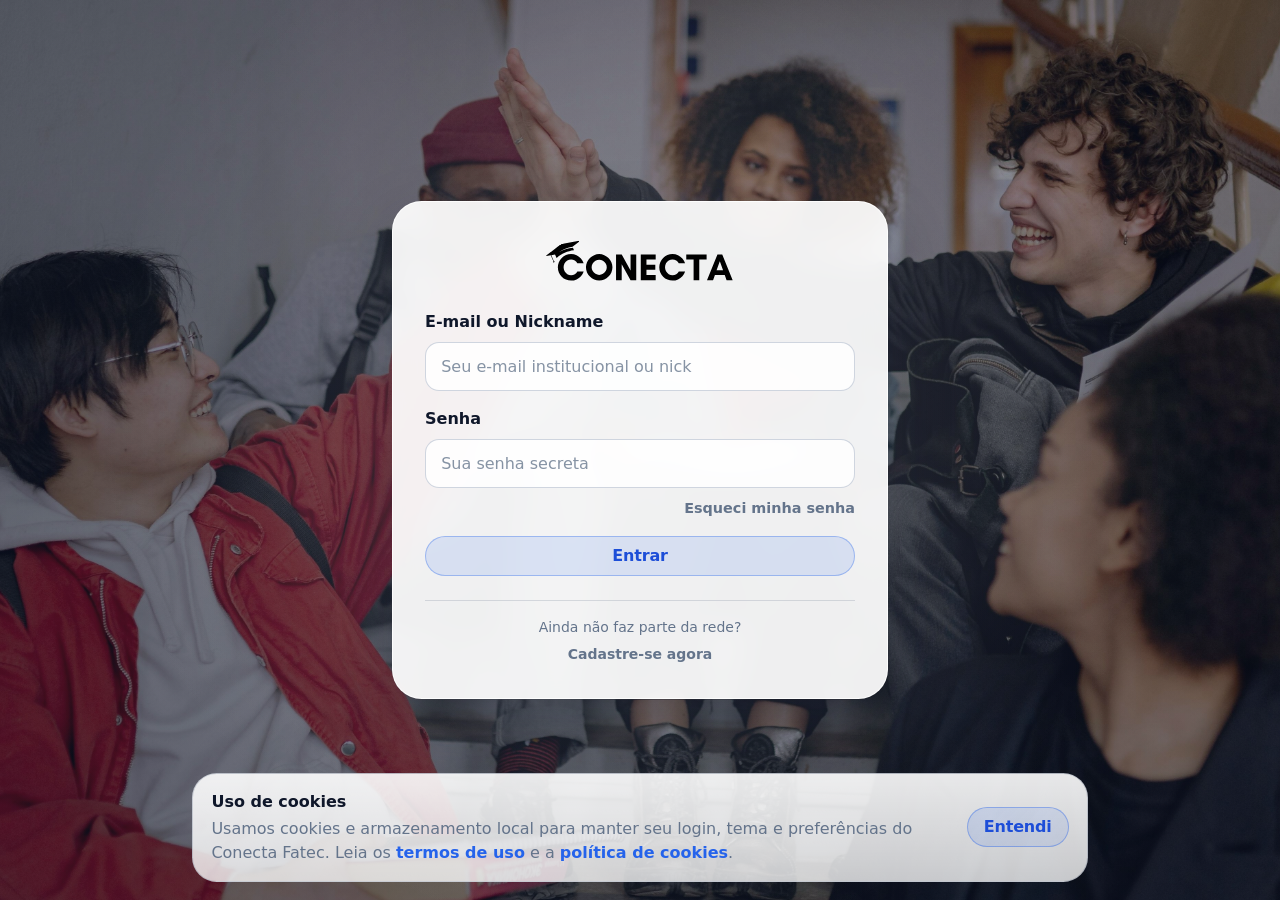
<file: index.html>
<!DOCTYPE html>
<html lang="pt-BR">
<head>
  <meta charset="UTF-8" />
  <meta name="viewport" content="width=device-width, initial-scale=1.0, maximum-scale=1.0, user-scalable=no" />
  <link rel="icon" href="favicon.ico" sizes="any" />
  <link rel="icon" type="image/svg+xml" href="assets/img/icon.svg" />
  <link rel="icon" type="image/png" sizes="32x32" href="assets/img/icon-32x32.png" />
  <link rel="icon" type="image/png" sizes="16x16" href="assets/img/icon-16x16.png" />
  <link rel="apple-touch-icon" sizes="180x180" href="assets/img/apple-touch-icon.png" />
  <title>Conecta Fatec | Login</title>

  <meta name="apple-mobile-web-app-title" content="Conecta Fatec" />
  <meta name="application-name" content="Conecta Fatec" />
  <meta name="theme-color" content="#0f172a" />

  <script src="assets/js/theme-boot.js"></script>

  <link href="https://cdn.jsdelivr.net/npm/bootstrap@5.3.3/dist/css/bootstrap.min.css" rel="stylesheet" />

  <link rel="stylesheet" href="../assets/css/assets/css/style.min.css" />
</head>

<body>

  <main class="login-page min-vh-100">
    <section class="login-shell" aria-label="Login do Conecta Fatec">
      <div class="login-container card p-4 w-100">
        <div class="login-card-brand text-center">
          <img
            src="assets/img/logo-light.svg"
            alt="Logo Conecta Fatec"
            class="login-card-logo" decoding="async"
            width="280"
          />
        </div>

        <form id="loginForm">
          <div class="mb-3">
            <label for="username" class="form-label fw-bold">E-mail ou Nickname</label>
            <input
              type="text"
              class="form-control custom-input"
              id="username"
              placeholder="Seu e-mail institucional ou nick"
              required
            />
          </div>

          <div class="mb-2">
            <label for="password" class="form-label fw-bold">Senha</label>
            <input
              type="password"
              class="form-control custom-input"
              id="password"
              placeholder="Sua senha secreta"
              required
            />
          </div>

          <div class="text-end mb-3">
            <button
              type="button"
              class="register-text-btn p-0"
              id="forgotPasswordLoginBtn"
              data-bs-toggle="modal"
              data-bs-target="#passwordResetModal"
            >
              Esqueci minha senha
            </button>
          </div>

          <div id="loginError" class="text-danger small mb-3" style="display: none;"></div>

          <button type="submit" class="btn login-btn w-100 py-2 fw-bold" id="submitBtn">
            Entrar
          </button>
        </form>

        <div class="text-center mt-4 border-top pt-3">
          <p class="small mb-1">Ainda não faz parte da rede?</p>
          <a
            href="#"
            class="text-decoration-none small fw-bold text-primary-custom"
            data-bs-toggle="modal"
            data-bs-target="#registerModal"
          >
            Cadastre-se agora
          </a>
        </div>
      </div>
    </section>
  </main>

  <div class="modal fade" id="registerModal" tabindex="-1" aria-labelledby="registerModalLabel" aria-hidden="true">
    <div class="modal-dialog modal-dialog-centered">
      <div class="modal-content post-modal-content">
        <div class="modal-header post-modal-header border-0">
          <h2 class="modal-title fs-5 fw-bold" id="registerModalLabel">Criar Nova Conta</h2>
          <button type="button" class="btn-close" data-bs-dismiss="modal" aria-label="Fechar"></button>
        </div>
        
        <div class="modal-body post-modal-body">
          <form id="registerForm" class="community-form-area" novalidate>
            <div class="register-steps" aria-label="Etapas do cadastro">
              <span data-register-step-dot="email" class="active">1. Email</span>
              <span data-register-step-dot="code">2. Código</span>
              <span data-register-step-dot="form">3. Dados</span>
            </div>

            <section class="register-step-panel" data-register-step="email">
              <p class="register-step-hint">
                Primeiro, informe seu email institucional. Enviaremos um código para confirmar que ele pertence a você.
              </p>

              <div class="mb-3">
                <label for="regEmail" class="fw-bold small mb-1">Email Institucional</label>
                <input type="email" id="regEmail" class="w-100" placeholder="usuario@fatec.sp.gov.br" autocomplete="email" required />
              </div>

              <div id="registerExistingEmailActions" class="register-inline-actions" style="display: none;">
                <button type="button" class="modal-cancel-btn" id="registerBackFromExisting">Voltar</button>
                <button type="button" class="modal-publish-btn" id="registerForgotPasswordBtn">Esqueci minha senha</button>
              </div>
            </section>

            <section class="register-step-panel" data-register-step="code" hidden>
              <p class="register-step-hint">
                Digite o código de 6 dígitos enviado para
                <strong id="registerEmailPreview" class="register-email-preview"></strong>.
              </p>

              <div class="mb-3">
                <label for="regVerificationCode" class="fw-bold small mb-1">Código de verificação</label>
                <input type="text" id="regVerificationCode" class="w-100" placeholder="000000" inputmode="numeric" maxlength="6" autocomplete="one-time-code" required />
              </div>

              <button type="button" class="register-text-btn" id="regChangeEmailBtn">Usar outro email</button>
            </section>

            <section class="register-step-panel" data-register-step="form" hidden>
              <p class="register-step-hint">
                Email confirmado. Agora finalize seus dados de cadastro. O email verificado ficará travado por segurança.
              </p>

              <div class="mb-3">
                <label for="regVerifiedEmail" class="fw-bold small mb-1">Email Institucional Verificado</label>
                <input type="email" id="regVerifiedEmail" class="w-100" placeholder="Email verificado" readonly disabled />
              </div>

              <div class="d-flex gap-3 mb-3 register-name-row">
                <div class="flex-grow-1">
                  <label for="regFirstName" class="fw-bold small mb-1">Nome</label>
                  <input type="text" id="regFirstName" class="w-100" placeholder="Nome" autocomplete="given-name" required />
                </div>
                <div class="flex-grow-1">
                  <label for="regLastName" class="fw-bold small mb-1">Sobrenome</label>
                  <input type="text" id="regLastName" class="w-100" placeholder="Sobrenome" autocomplete="family-name" required />
                </div>
              </div>

              <div class="mb-3">
                <label for="regNickname" class="fw-bold small mb-1">Nickname</label>
                <input type="text" id="regNickname" class="w-100" placeholder="Ex: matheusdsm" autocomplete="username" required />
              </div>

              <div class="mb-3">
                <label for="regPassword" class="fw-bold small mb-1">Senha</label>
                <input type="password" id="regPassword" class="w-100" placeholder="Mínimo 8 caracteres" autocomplete="new-password" required />
              </div>

              <div class="mb-3">
                <label for="regPasswordConfirm" class="fw-bold small mb-1">Confirmar Senha</label>
                <input type="password" id="regPasswordConfirm" class="w-100" placeholder="Digite novamente" autocomplete="new-password" required />
              </div>

              <div class="register-rules-box mb-3">
                <strong>Regras para participar</strong>

                <ul>
                  <li>Usar informações verdadeiras e respeitar outros alunos.</li>
                  <li>Não publicar spam, ofensas, dados sensíveis ou conteúdo comercial.</li>
                  <li>Manter o foco acadêmico e comunitário do Conecta Fatec.</li>
                </ul>

                <label class="register-rules-check">
                  <input type="checkbox" id="registerRulesAccepted" required />
                  <span>
                    Li e aceito as
                    <a href="pages/terms.html" target="_blank" rel="noopener noreferrer">regras de convivência</a>,
                    os
                    <a href="pages/terms.html" target="_blank" rel="noopener noreferrer">termos de uso</a>
                    e a
                    <a href="pages/cookies.html" target="_blank" rel="noopener noreferrer">política de cookies</a>.
                  </span>
                </label>
              </div>
            </section>

            <div id="registerError" class="text-danger small mt-2" style="display: none;"></div>
            <div id="registerSuccess" class="text-success small mt-2" style="display: none;"></div>
          </form>
        </div>

        <div class="modal-footer post-modal-footer border-0">
          <button type="button" class="modal-cancel-btn" id="regBackBtn" style="display: none;">Voltar</button>
          <button type="button" class="modal-cancel-btn" data-bs-dismiss="modal">Cancelar</button>
          <button type="submit" form="registerForm" class="modal-publish-btn" id="regSubmitBtn">Enviar código</button>
        </div>
      </div>
    </div>
  </div>

  <div class="modal fade" id="passwordResetModal" tabindex="-1" aria-labelledby="passwordResetModalLabel" aria-hidden="true">
    <div class="modal-dialog modal-dialog-centered">
      <div class="modal-content post-modal-content">
        <div class="modal-header post-modal-header border-0">
          <h2 class="modal-title fs-5 fw-bold" id="passwordResetModalLabel">Recuperar Senha</h2>
          <button type="button" class="btn-close" data-bs-dismiss="modal" aria-label="Fechar"></button>
        </div>

        <div class="modal-body post-modal-body">
          <form id="passwordResetForm" class="community-form-area" novalidate>
            <div class="register-steps" aria-label="Etapas da recuperação de senha">
              <span data-reset-step-dot="email" class="active">1. Email</span>
              <span data-reset-step-dot="code">2. Código</span>
              <span data-reset-step-dot="password">3. Nova senha</span>
            </div>

            <section class="register-step-panel" data-reset-step="email">
              <p class="register-step-hint">
                Informe seu email institucional cadastrado. Enviaremos um código para confirmar sua identidade.
              </p>

              <div class="mb-3">
                <label for="resetEmail" class="fw-bold small mb-1">Email Institucional</label>
                <input type="email" id="resetEmail" class="w-100" placeholder="usuario@fatec.sp.gov.br" autocomplete="email" required />
              </div>
            </section>

            <section class="register-step-panel" data-reset-step="code" hidden>
              <p class="register-step-hint">
                Digite o código de 6 dígitos enviado para
                <strong id="resetEmailPreview" class="register-email-preview"></strong>.
              </p>

              <div class="mb-3">
                <label for="resetVerificationCode" class="fw-bold small mb-1">Código de verificação</label>
                <input type="text" id="resetVerificationCode" class="w-100" placeholder="000000" inputmode="numeric" maxlength="6" autocomplete="one-time-code" required />
              </div>

              <button type="button" class="register-text-btn" id="resetChangeEmailBtn">Usar outro email</button>
            </section>

            <section class="register-step-panel" data-reset-step="password" hidden>
              <p class="register-step-hint">
                Código confirmado. Agora informe sua nova senha. Ela deve seguir as mesmas regras do cadastro.
              </p>

              <div class="mb-3">
                <label for="resetVerifiedEmail" class="fw-bold small mb-1">Email Institucional Verificado</label>
                <input type="email" id="resetVerifiedEmail" class="w-100" placeholder="Email verificado" readonly disabled />
              </div>

              <div class="mb-3">
                <label for="resetPassword" class="fw-bold small mb-1">Nova senha</label>
                <input type="password" id="resetPassword" class="w-100" placeholder="Mínimo 8 caracteres" autocomplete="new-password" required />
              </div>

              <div class="mb-3">
                <label for="resetPasswordConfirm" class="fw-bold small mb-1">Confirmar nova senha</label>
                <input type="password" id="resetPasswordConfirm" class="w-100" placeholder="Digite novamente" autocomplete="new-password" required />
              </div>
            </section>

            <div id="passwordResetError" class="text-danger small mt-2" style="display: none;"></div>
            <div id="passwordResetSuccess" class="text-success small mt-2" style="display: none;"></div>
          </form>
        </div>

        <div class="modal-footer post-modal-footer border-0">
          <button type="button" class="modal-cancel-btn" id="resetBackBtn" style="display: none;">Voltar</button>
          <button type="button" class="modal-cancel-btn" data-bs-dismiss="modal">Cancelar</button>
          <button type="submit" form="passwordResetForm" class="modal-publish-btn" id="resetSubmitBtn">Enviar código</button>
        </div>
      </div>
    </div>
  </div>


  <div id="cookieBanner" class="cookie-banner d-none" role="region" aria-label="Aviso de cookies">
    <div>
      <strong>Uso de cookies</strong>
        <p>
          Usamos cookies e armazenamento local para manter seu login, tema e preferências do Conecta Fatec.
          Leia os
          <a href="pages/terms.html" target="_blank" rel="noopener noreferrer">termos de uso</a>
          e a
          <a href="pages/cookies.html" target="_blank" rel="noopener noreferrer">política de cookies</a>.
        </p>    
    </div>
    <button type="button" id="acceptCookiesBtn" class="cookie-accept-btn">Entendi</button>
  </div>

  <script src="https://cdn.jsdelivr.net/npm/bootstrap@5.3.3/dist/js/bootstrap.bundle.min.js"></script>
  <script src="assets/js/main.js"></script>
</body>
</html>
</file>
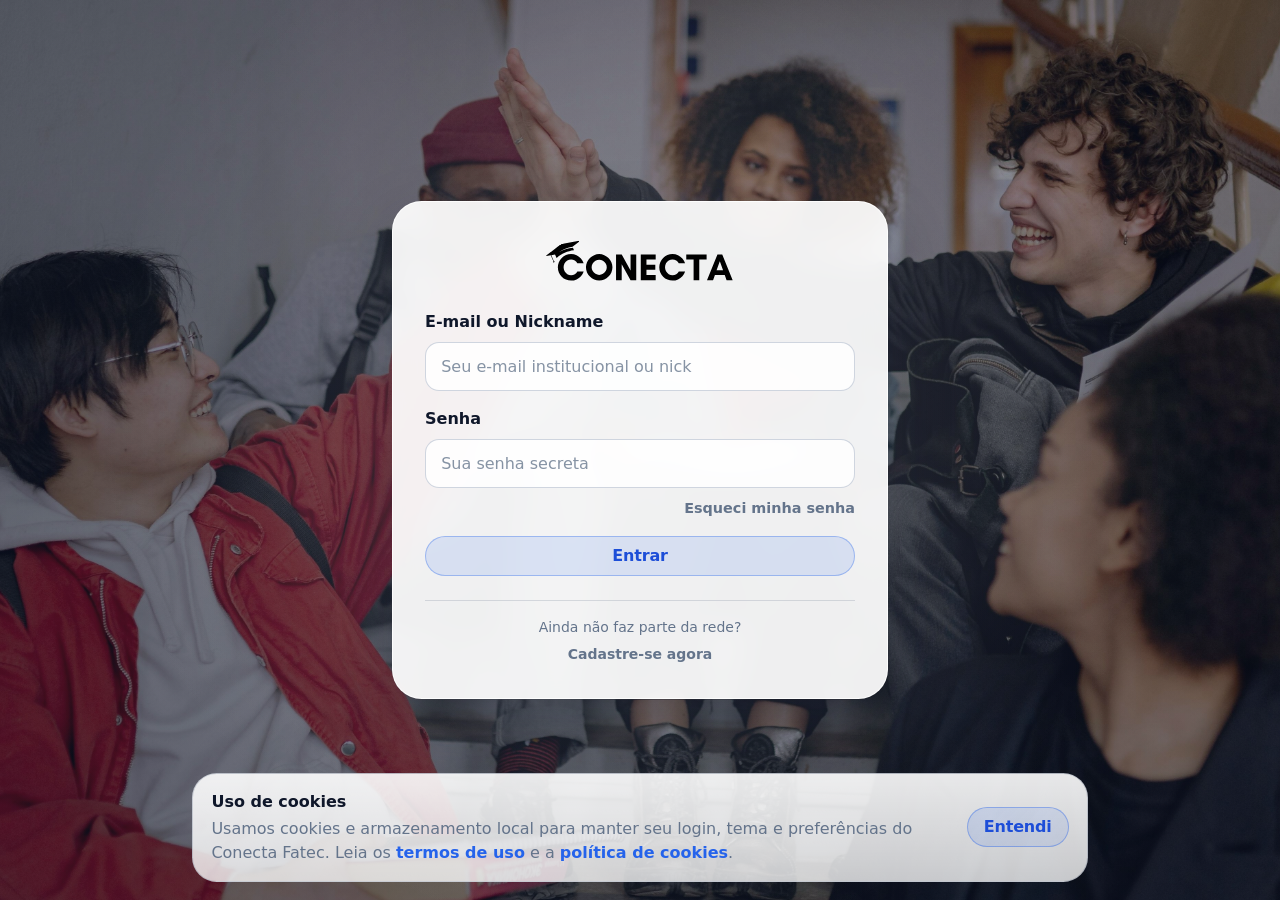
<file: pages/about.html>
<!DOCTYPE html>
<html lang="pt-BR">
<head>
  <meta charset="UTF-8" />
  <meta name="viewport" content="width=device-width, initial-scale=1.0, maximum-scale=1.0, user-scalable=no" />
  <link rel="icon" href="../favicon.ico" sizes="any" />
  <link rel="icon" type="image/svg+xml" href="../assets/img/icon.svg" />
  <link rel="icon" type="image/png" sizes="32x32" href="../assets/img/icon-32x32.png" />
  <link rel="icon" type="image/png" sizes="16x16" href="../assets/img/icon-16x16.png" />
  <link rel="apple-touch-icon" sizes="180x180" href="../assets/img/apple-touch-icon.png" />
  <title>Conecta Fatec | Sobre</title>

  <meta name="apple-mobile-web-app-title" content="Conecta Fatec" />
  <meta name="application-name" content="Conecta Fatec" />
  <meta name="theme-color" content="#0f172a" />

  <script>
    /* Bloqueia páginas internas sem login em produção, mas evita erro de segurança ao testar pelo file://. */
    const isLocalPreview = window.location.protocol === 'file:';

    if (!isLocalPreview && !localStorage.getItem('access_token')) {
      window.location.href = '../index.html';
    }
  </script>

  <script src="../assets/js/theme-boot.js"></script>

  <link href="https://cdn.jsdelivr.net/npm/bootstrap@5.3.3/dist/css/bootstrap.min.css" rel="stylesheet" />

  <link rel="stylesheet" href="../assets/css/assets/css/style.min.css" />
</head>

<body>

  <main class="feed-page">
    <div class="feed-layout">

<aside class="sidebar desktop-sidebar modern-sidebar">
  <a href="about.html" class="sidebar-logo">
    <img id="sidebarLogo" class="sidebar-logo-svg" src="../assets/img/logo-light.svg"
      data-logo-default="../assets/img/logo-light.svg" data-logo-light="../assets/img/logo-light.svg" data-logo-dark="../assets/img/logo-dark.svg" alt="Conecta Fatec" decoding="async" />
  </a>

  <nav class="sidebar-nav modern-nav">
    <a href="feed.html" class="sidebar-link">
      <svg class="nav-icon" viewBox="0 0 24 24" width="28" height="28" stroke="currentColor" stroke-width="2"
        fill="none" stroke-linecap="round" stroke-linejoin="round">
        <path d="M3 9l9-7 9 7v11a2 2 0 0 1-2 2H5a2 2 0 0 1-2-2z"></path>
        <polyline points="9 22 9 12 15 12 15 22"></polyline>
      </svg>
      <span>Feed</span>
    </a>
    <a href="communities.html" class="sidebar-link">
      <svg class="nav-icon" viewBox="0 0 24 24" width="28" height="28" stroke="currentColor" stroke-width="2"
        fill="none" stroke-linecap="round" stroke-linejoin="round">
        <path d="M17 21v-2a4 4 0 0 0-4-4H5a4 4 0 0 0-4 4v2"></path>
        <circle cx="9" cy="7" r="4"></circle>
        <path d="M23 21v-2a4 4 0 0 0-3-3.87"></path>
        <path d="M16 3.13a4 4 0 0 1 0 7.75"></path>
      </svg>
      <span>Comunidades</span>
    </a>
    <a href="friends.html" class="sidebar-link">
      <svg class="nav-icon" viewBox="0 0 24 24" width="28" height="28" stroke="currentColor" stroke-width="2"
        fill="none" stroke-linecap="round" stroke-linejoin="round">
        <path d="M16 21v-2a4 4 0 0 0-4-4H5a4 4 0 0 0-4 4v2"></path>
        <circle cx="8.5" cy="7" r="4"></circle>
        <line x1="20" y1="8" x2="20" y2="14"></line>
        <line x1="23" y1="11" x2="17" y2="11"></line>
      </svg>
      <span>Amizades</span>
    </a>
    <a href="notifications.html" class="sidebar-link">
    <svg class="nav-icon" viewBox="0 0 24 24" width="28" height="28" stroke="currentColor" stroke-width="2"
    fill="none" stroke-linecap="round" stroke-linejoin="round">
    <path d="M18 8A6 6 0 0 0 6 8c0 7-3 9-3 9h18s-3-2-3-9"></path>
    <path d="M13.73 21a2 2 0 0 1-3.46 0"></path>
    </svg>
    <span>Notificações</span>
    <span class="badge rounded-pill global-notif-badge" style="background-color: var(--primary-color); display: none; margin-left: auto;">0</span>
    </a>
    <a href="settings.html" class="sidebar-link">
      <svg class="nav-icon" viewBox="0 0 24 24" width="28" height="28" fill="none" stroke="currentColor"
        stroke-width="2" stroke-linecap="round" stroke-linejoin="round">
        <path
          d="M12.22 2h-.44a2 2 0 0 0-2 2v.18a2 2 0 0 1-1 1.73l-.43.25a2 2 0 0 1-2 0l-.15-.08a2 2 0 0 0-2.73.73l-.22.38a2 2 0 0 0 .73 2.73l.15.1a2 2 0 0 1 1 1.72v.51a2 2 0 0 1-1 1.74l-.15.09a2 2 0 0 0-.73 2.73l.22.38a2 2 0 0 0 2.73.73l.15-.08a2 2 0 0 1 2 0l.43.25a2 2 0 0 1 1 1.73V20a2 2 0 0 0 2 2h.44a2 2 0 0 0 2-2v-.18a2 2 0 0 1 1-1.73l.43-.25a2 2 0 0 1 2 0l.15.08a2 2 0 0 0 2.73-.73l.22-.39a2 2 0 0 0-.73-2.73l-.15-.08a2 2 0 0 1-1-1.74v-.5a2 2 0 0 1 1-1.74l.15-.09a2 2 0 0 0 .73-2.73l-.22-.38a2 2 0 0 0-2.73-.73l-.15.08a2 2 0 0 1-2 0l-.43-.25a2 2 0 0 1-1-1.73V4a2 2 0 0 0-2-2z" />
        <circle cx="12" cy="12" r="3" />
      </svg>
      <span>Configurações</span>
    </a>
  </nav>

  <button class="new-post-btn modern-post-btn" type="button" data-bs-toggle="modal" data-bs-target="#newPostModal">
    <span class="btn-text">Novo post</span>
    <svg class="btn-icon" style="display: none;" viewBox="0 0 24 24" width="24" height="24" stroke="currentColor"
      stroke-width="2" fill="none" stroke-linecap="round" stroke-linejoin="round">
      <line x1="12" y1="5" x2="12" y2="19"></line>
      <line x1="5" y1="12" x2="19" y2="12"></line>
    </svg>
  </button>

  <div class="sidebar-actions modern-sidebar-actions">
    <div class="user-menu-inline">
      <a class="logged-user user-menu-pill user-profile-link" href="profile.html" aria-label="Abrir perfil">
        <div class="user-info-wrapper">
        <div class="user-avatar" id="sidebar-avatar">--</div>
        <div class="user-details">
          <strong id="sidebar-name">Carregando...</strong>
          <span id="sidebar-username">@usuario</span>
        </div>
      </div>
      </a>
      <button class="user-options-btn" type="button" data-bs-toggle="dropdown" aria-expanded="false" aria-label="Abrir ações do perfil">
        <svg class="more-options-icon" viewBox="0 0 24 24" width="22" height="22" fill="currentColor">
        <circle cx="5" cy="12" r="2.2"></circle>
        <circle cx="12" cy="12" r="2.2"></circle>
        <circle cx="19" cy="12" r="2.2"></circle>
      </svg>
      </button>

    <ul class="dropdown-menu user-dropdown-menu shadow">
      <li>
        <a class="dropdown-item" href="profile.html">
          <svg viewBox="0 0 24 24" width="18" height="18" stroke="currentColor" stroke-width="2" fill="none"
            stroke-linecap="round" stroke-linejoin="round">
            <path d="M20 21v-2a4 4 0 0 0-4-4H8a4 4 0 0 0-4 4v2"></path>
            <circle cx="12" cy="7" r="4"></circle>
          </svg>
          Ver perfil
        </a>
      </li>
      <li>
        <hr class="dropdown-divider">
      </li>
      <li>
        <a class="dropdown-item text-danger" href="../index.html" onclick="localStorage.removeItem('access_token');">
          <svg viewBox="0 0 24 24" width="18" height="18" stroke="currentColor" stroke-width="2" fill="none"
            stroke-linecap="round" stroke-linejoin="round">
            <path d="M9 21H5a2 2 0 0 1-2-2V5a2 2 0 0 1 2-2h4"></path>
            <polyline points="16 17 21 12 16 7"></polyline>
            <line x1="21" y1="12" x2="9" y2="12"></line>
          </svg>
          Sair da conta
        </a>
      </li>
    </ul>
    </div>
  </div>
</aside>

      <section class="feed-content">
        <header class="feed-header feed-hero">
          <div>
            <span class="feed-kicker">Sobre</span>
            <h1>Sobre o Conecta Fatec</h1>
            <p>Conheça o projeto, os desenvolvedores e os links oficiais da plataforma.</p>
          </div>
        </header>

        <section class="about-page-layout">
          <article class="about-project-card">
            <span class="about-section-label">Projeto acadêmico</span>

            <h2>Uma rede feita para aproximar alunos, comunidades e ideias.</h2>

            <p>
              O Conecta Fatec é uma rede social acadêmica desenvolvida para fortalecer a interação entre estudantes da Fatec.
              A plataforma permite compartilhar publicações, participar de comunidades, encontrar colegas, acompanhar perfis e criar conexões dentro do ambiente universitário.
            </p>

            <p>
              A proposta do projeto é oferecer um espaço simples, organizado e voltado para a rotina dos alunos, reunindo comunicação, colaboração e divulgação de ideias em uma experiência única.
            </p>

            <div class="about-dev-section">
              <h3>Desenvolvedores</h3>

              <div class="about-dev-list" id="aboutDevelopersList">
                <a href="profileuser.html?nickname=kevin" class="about-dev-item" data-dev-nickname="kevin">
                  <div class="user-avatar about-dev-avatar">KS</div>
                  <div>
                    <strong>Kevin Silva</strong>
                    <span>@kevin</span>
                  </div>
                </a>

                <a href="profileuser.html?nickname=davifariass" class="about-dev-item" data-dev-nickname="davifariass">
                  <div class="user-avatar about-dev-avatar">DF</div>
                  <div>
                    <strong>Davi Farias</strong>
                    <span>@davifariass</span>
                  </div>
                </a>

                <a href="profileuser.html?nickname=matheus" class="about-dev-item" data-dev-nickname="matheus">
                  <div class="user-avatar about-dev-avatar">MB</div>
                  <div>
                    <strong>Matheus Bertelli</strong>
                    <span>@matheus</span>
                  </div>
                </a>

                <a href="profileuser.html?nickname=augustoneres" class="about-dev-item" data-dev-nickname="augustoneres">
                  <div class="user-avatar about-dev-avatar">AN</div>
                  <div>
                    <strong>Augusto Neres</strong>
                    <span>@augustoneres</span>
                  </div>
                </a>

              </div>
            </div>
          </article>

          <div class="about-resource-grid">
            <article class="about-resource-card">
              <span class="about-section-label">Código fonte</span>

              <h2>Repositório no GitHub</h2>

              <p>
                Acesse a organização oficial do projeto para visualizar o repositório, acompanhar a estrutura do código e consultar futuras atualizações.
              </p>

              <a href="https://github.com/Conecta-Fatec" target="_blank" rel="noopener noreferrer" class="about-resource-link">
                Abrir GitHub
              </a>
            </article>

            <article class="about-resource-card">
              <span class="about-section-label">TERMOS DE USO</span>

              <h2>Termos e cookies</h2>

              <p>
                Consulte as regras de convivência, os termos de uso da plataforma e as informações sobre cookies e armazenamento local.
              </p>

              <div class="about-resource-actions">
                <a href="terms.html?from=about" target="_blank" rel="noopener noreferrer" class="about-resource-link">
                  Ver termos
                </a>

                <a href="cookies.html?from=about" target="_blank" rel="noopener noreferrer" class="about-resource-link subtle">
                  Ver cookies
                </a>
              </div>
            </article>
          </div>
        </section>
      </section>
    </div>
  </main>

  <script src="https://cdn.jsdelivr.net/npm/bootstrap@5.3.3/dist/js/bootstrap.bundle.min.js"></script>
  <script src="../assets/js/main.js"></script>

  <script>
    document.addEventListener('DOMContentLoaded', async () => {
      if (typeof requireAuth === 'function' && !requireAuth()) return;

      if (typeof loadLoggedUser === 'function') {
        await loadLoggedUser();
      }

      const developerItems = document.querySelectorAll('[data-dev-nickname]');
      if (!developerItems.length) return;

      developerItems.forEach(async (item) => {
        const nickname = item.dataset.devNickname;

        try {
          const user = await apiJSON(`/api/users/profile/${encodeURIComponent(nickname)}/`);
          const name = userDisplayName(user);
          const course = user.course || 'Desenvolvedor do projeto';

          item.href = profileUrlFor(user);

          item.innerHTML = `
            ${avatarHTML(user, 'user-avatar about-dev-avatar')}
            <div>
              <strong>${escapeHTML(name)}</strong>
              <span>@${escapeHTML(user.nickname || nickname)}</span>
            </div>
          `;
        } catch (error) {
          console.warn(`Não foi possível carregar o perfil @${nickname}`, error);
        }
      });
    });
  </script>
</body>
</html>
</file>
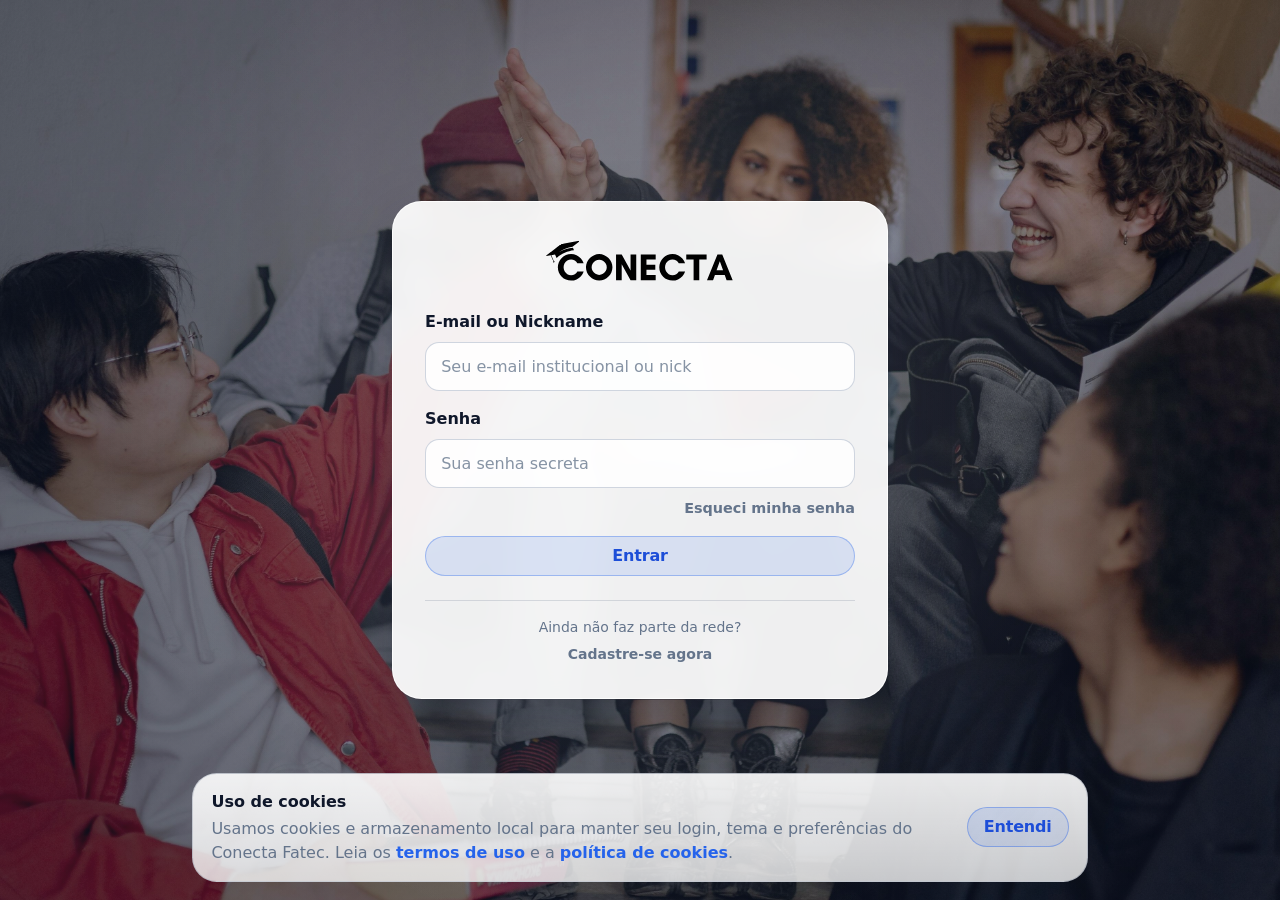
<file: pages/communities.html>
<!DOCTYPE html>
<html lang="pt-BR">
<head>
  <meta charset="UTF-8" />
  <meta name="viewport" content="width=device-width, initial-scale=1.0, maximum-scale=1.0, user-scalable=no" />
  <link rel="icon" href="../favicon.ico" sizes="any" />
  <link rel="icon" type="image/svg+xml" href="../assets/img/icon.svg" />
  <link rel="icon" type="image/png" sizes="32x32" href="../assets/img/icon-32x32.png" />
  <link rel="icon" type="image/png" sizes="16x16" href="../assets/img/icon-16x16.png" />
  <link rel="apple-touch-icon" sizes="180x180" href="../assets/img/apple-touch-icon.png" />
  <title>Conecta Fatec | Comunidades</title>

  <meta name="apple-mobile-web-app-title" content="Conecta Fatec" />
  <meta name="application-name" content="Conecta Fatec" />
  <meta name="theme-color" content="#0f172a" />

  <script src="../assets/js/theme-boot.js"></script>

  <link href="https://cdn.jsdelivr.net/npm/bootstrap@5.3.3/dist/css/bootstrap.min.css" rel="stylesheet" />

  <link rel="stylesheet" href="../assets/css/assets/css/style.min.css" />
</head>

<body>

  <main class="feed-page">
    <div class="feed-layout">
  <aside class="sidebar desktop-sidebar modern-sidebar">
    <a href="about.html" class="sidebar-logo">
    <img id="sidebarLogo" class="sidebar-logo-svg" src="../assets/img/logo-light.svg"
    data-logo-default="../assets/img/logo-light.svg" data-logo-light="../assets/img/logo-light.svg" data-logo-dark="../assets/img/logo-dark.svg" alt="Conecta Fatec" />
    </a>
  
    <nav class="sidebar-nav modern-nav">
      <a href="feed.html" class="sidebar-link">
        <svg class="nav-icon" viewBox="0 0 24 24" width="28" height="28" stroke="currentColor" stroke-width="2"
          fill="none" stroke-linecap="round" stroke-linejoin="round">
          <path d="M3 9l9-7 9 7v11a2 2 0 0 1-2 2H5a2 2 0 0 1-2-2z"></path>
          <polyline points="9 22 9 12 15 12 15 22"></polyline>
        </svg>
        <span>Feed</span>
      </a>
      <a href="communities.html" class="sidebar-link">
        <svg class="nav-icon" viewBox="0 0 24 24" width="28" height="28" stroke="currentColor" stroke-width="2"
          fill="none" stroke-linecap="round" stroke-linejoin="round">
          <path d="M17 21v-2a4 4 0 0 0-4-4H5a4 4 0 0 0-4 4v2"></path>
          <circle cx="9" cy="7" r="4"></circle>
          <path d="M23 21v-2a4 4 0 0 0-3-3.87"></path>
          <path d="M16 3.13a4 4 0 0 1 0 7.75"></path>
        </svg>
        <span>Comunidades</span>
      </a>
      <a href="friends.html" class="sidebar-link">
        <svg class="nav-icon" viewBox="0 0 24 24" width="28" height="28" stroke="currentColor" stroke-width="2"
          fill="none" stroke-linecap="round" stroke-linejoin="round">
          <path d="M16 21v-2a4 4 0 0 0-4-4H5a4 4 0 0 0-4 4v2"></path>
          <circle cx="8.5" cy="7" r="4"></circle>
          <line x1="20" y1="8" x2="20" y2="14"></line>
          <line x1="23" y1="11" x2="17" y2="11"></line>
        </svg>
        <span>Amizades</span>
      </a>
      <a href="notifications.html" class="sidebar-link">
      <svg class="nav-icon" viewBox="0 0 24 24" width="28" height="28" stroke="currentColor" stroke-width="2"
    fill="none" stroke-linecap="round" stroke-linejoin="round">
    <path d="M18 8A6 6 0 0 0 6 8c0 7-3 9-3 9h18s-3-2-3-9"></path>
    <path d="M13.73 21a2 2 0 0 1-3.46 0"></path>
    </svg>
    <span>Notificações</span>
    <span class="badge rounded-pill global-notif-badge" style="background-color: var(--primary-color); display: none; margin-left: auto;">0</span>
    </a>
      <a href="settings.html" class="sidebar-link">
        <svg class="nav-icon" viewBox="0 0 24 24" width="28" height="28" fill="none" stroke="currentColor"
          stroke-width="2" stroke-linecap="round" stroke-linejoin="round">
          <path
            d="M12.22 2h-.44a2 2 0 0 0-2 2v.18a2 2 0 0 1-1 1.73l-.43.25a2 2 0 0 1-2 0l-.15-.08a2 2 0 0 0-2.73.73l-.22.38a2 2 0 0 0 .73 2.73l.15.1a2 2 0 0 1 1 1.72v.51a2 2 0 0 1-1 1.74l-.15.09a2 2 0 0 0-.73 2.73l.22.38a2 2 0 0 0 2.73.73l.15-.08a2 2 0 0 1 2 0l.43.25a2 2 0 0 1 1 1.73V20a2 2 0 0 0 2 2h.44a2 2 0 0 0 2-2v-.18a2 2 0 0 1 1-1.73l.43-.25a2 2 0 0 1 2 0l.15.08a2 2 0 0 0 2.73-.73l.22-.39a2 2 0 0 0-.73-2.73l-.15-.08a2 2 0 0 1-1-1.74v-.5a2 2 0 0 1 1-1.74l.15-.09a2 2 0 0 0 .73-2.73l-.22-.38a2 2 0 0 0-2.73-.73l-.15.08a2 2 0 0 1-2 0l-.43-.25a2 2 0 0 1-1-1.73V4a2 2 0 0 0-2-2z" />
          <circle cx="12" cy="12" r="3" />
        </svg>
        <span>Configurações</span>
      </a>
    </nav>
 
    <div class="sidebar-actions modern-sidebar-actions">
      <div class="user-menu-inline">
      <a class="logged-user user-menu-pill user-profile-link" href="profile.html" aria-label="Abrir perfil">
        <div class="user-info-wrapper">
          <div class="user-avatar" id="sidebar-avatar">--</div>
          <div class="user-details">
            <strong id="sidebar-name">Carregando...</strong>
            <span id="sidebar-username">@usuario</span>
          </div>
        </div>
      </a>
      <button class="user-options-btn" type="button" data-bs-toggle="dropdown" aria-expanded="false" aria-label="Abrir ações do perfil">
        <svg class="more-options-icon" viewBox="0 0 24 24" width="22" height="22" fill="currentColor">
          <circle cx="5" cy="12" r="2.2"></circle>
          <circle cx="12" cy="12" r="2.2"></circle>
          <circle cx="19" cy="12" r="2.2"></circle>
        </svg>
      </button>
  
      <ul class="dropdown-menu user-dropdown-menu shadow">
        <li>
          <a class="dropdown-item" href="profile.html">
            <svg viewBox="0 0 24 24" width="18" height="18" stroke="currentColor" stroke-width="2" fill="none"
              stroke-linecap="round" stroke-linejoin="round">
              <path d="M20 21v-2a4 4 0 0 0-4-4H8a4 4 0 0 0-4 4v2"></path>
              <circle cx="12" cy="7" r="4"></circle>
            </svg>
            Ver perfil
          </a>
        </li>
        <li>
          <hr class="dropdown-divider">
        </li>
        <li>
          <a class="dropdown-item text-danger" href="../index.html" onclick="localStorage.removeItem('access_token');">
            <svg viewBox="0 0 24 24" width="18" height="18" stroke="currentColor" stroke-width="2" fill="none"
              stroke-linecap="round" stroke-linejoin="round">
              <path d="M9 21H5a2 2 0 0 1-2-2V5a2 2 0 0 1 2-2h4"></path>
              <polyline points="16 17 21 12 16 7"></polyline>
              <line x1="21" y1="12" x2="9" y2="12"></line>
            </svg>
            Sair da conta
          </a>
        </li>
      </ul>
    </div>
    </div>
  </aside>

      <section class="feed-content communities-content">
        <header class="feed-header communities-hero">
          <div class="communities-hero-content">
            <span class="feed-kicker">Comunidades</span>
            <h1>Comunidades Acadêmicas</h1>
            <p>Participe de espaços criados por alunos para trocar ideias, projetos e materiais.</p>

            <section class="communities-summary-card hero-summary-card">
              <div>
                <h2>Status de comunidades</h2>
                <div class="communities-summary-text">
                  <p>Você participa de <strong id="member-count">0</strong> comunidade(s).</p>
                  <p>Você criou <strong id="creator-count">0</strong> comunidade(s).</p>
                  <p>Limite de criação: <strong>3 comunidades</strong>.</p>
                  <p>Total visível: <strong id="total-platform-comm">0</strong> comunidade(s).</p>
                </div>
              </div>
            </section>

            <div
              class="community-create-box is-clickable"
              role="button"
              tabindex="0"
              data-bs-toggle="modal"
              data-bs-target="#newCommunityModal"
            >
              <div class="community-create-box-text">
                <strong>Criar nova comunidade</strong>
                <span>Organize um espaço para reunir alunos com interesses em comum.</span>
              </div>

              <button class="community-create-box-btn" type="button">Criar comunidade</button>
            </div>

            <div class="search-box-row">
              <input
                type="search"
                id="communitySearch"
                class="form-control custom-input"
                placeholder="Pesquisar comunidades pelo nome..."
                aria-label="Pesquisar comunidades"
              />
            </div>
          </div>
        </header>

        <div class="communities-layout">
          <section class="communities-section">
            <div class="communities-section-header">
              <div>
                <h2>Minhas comunidades</h2>
                <p>Comunidades criadas por você ou das quais você participa.</p>
              </div>
            </div>

            <div class="communities-grid" id="my-communities-container">
              <p class="text-muted py-3">Carregando comunidades...</p>
            </div>
          </section>

          <section class="communities-section">
            <div class="communities-section-header">
              <div>
                <h2>Explorar comunidades</h2>
                <p>Encontre novos grupos para participar.</p>
              </div>
            </div>

            <div class="communities-grid" id="explore-communities-container">
              <p class="text-muted py-3">Buscando comunidades...</p>
            </div>
          </section>
        </div>
      </section>
    </div>
  </main>

  <div class="modal fade" id="newCommunityModal" tabindex="-1" aria-hidden="true">
    <div class="modal-dialog modal-dialog-centered">
      <div class="modal-content post-modal-content">
        <div class="modal-header post-modal-header">
          <h2 class="modal-title fs-5">Criar comunidade</h2>
          <button type="button" class="btn-close" data-bs-dismiss="modal" aria-label="Fechar"></button>
        </div>

        <div class="modal-body post-modal-body">
          <div class="community-form-area">
            <label for="communityName">Nome da comunidade</label>
            <input type="text" id="communityName" maxlength="50" placeholder="Ex: Clube de Estudos" />

            <label for="communityBio">Descrição</label>
            <textarea id="communityBio" rows="4" data-character-limit="150" placeholder="Qual é o objetivo deste grupo?"></textarea>

            <label for="communityPhoto">Foto da comunidade</label>
            <input type="file" id="communityPhoto" accept="image/*" />
          </div>

          <p id="communityError" class="text-danger mt-2 small" style="display:none;"></p>
        </div>

        <div class="modal-footer post-modal-footer">
          <button type="button" class="modal-cancel-btn" data-bs-dismiss="modal">Cancelar</button>
          <button type="button" class="modal-publish-btn" id="createCommunityBtn">Criar</button>
        </div>
      </div>
    </div>
  </div>

  <script src="https://cdn.jsdelivr.net/npm/bootstrap@5.3.3/dist/js/bootstrap.bundle.min.js"></script>
  <script src="../assets/js/main.js"></script>
  <script src="../assets/js/communities.js"></script>
</body>
</html>
</file>
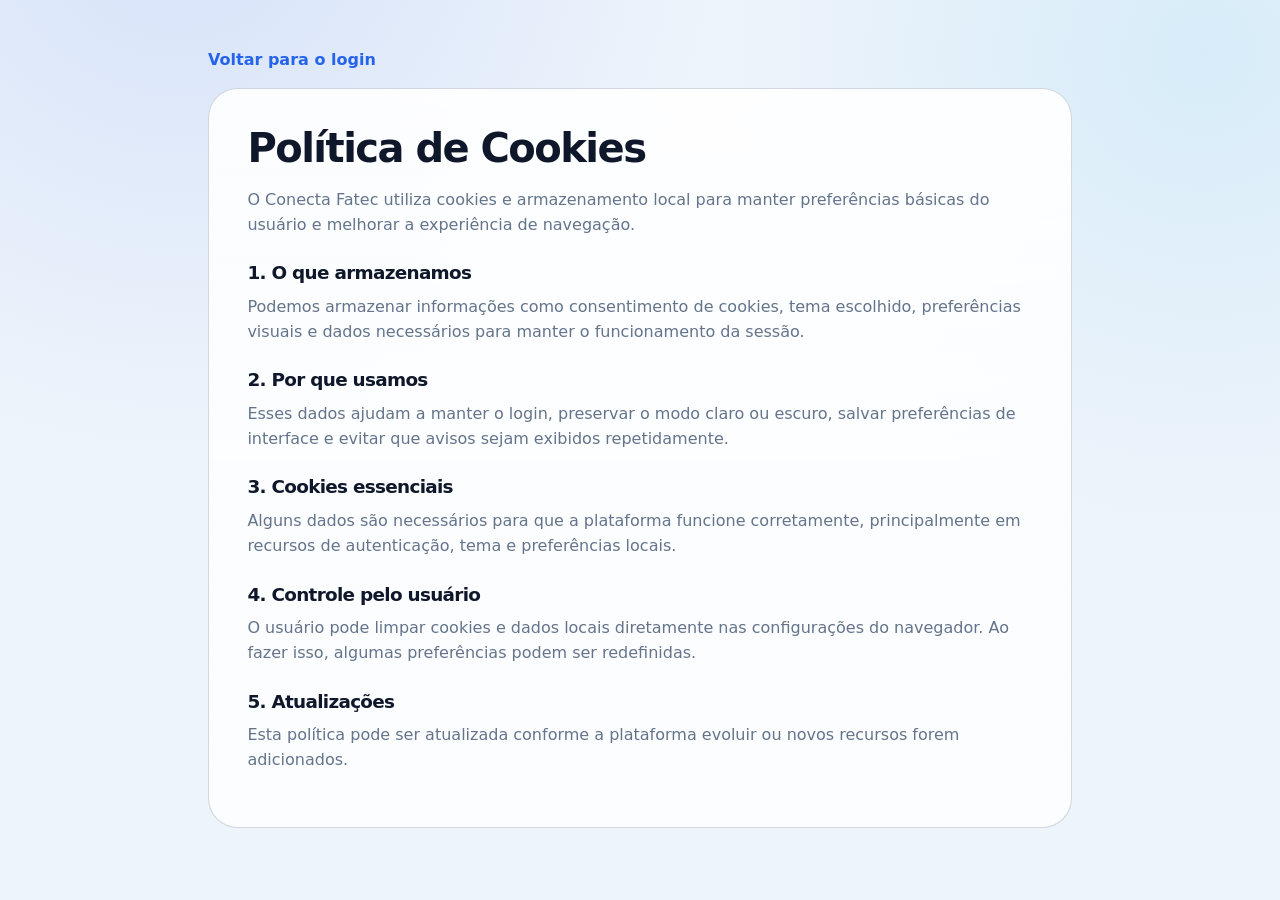
<file: pages/cookies.html>
<!DOCTYPE html>
<html lang="pt-BR">
<head>
  <meta charset="UTF-8" />
  <meta name="viewport" content="width=device-width, initial-scale=1.0, maximum-scale=1.0, user-scalable=no" />
  <link rel="icon" href="../favicon.ico" sizes="any" />
  <link rel="icon" type="image/svg+xml" href="../assets/img/icon.svg" />
  <link rel="icon" type="image/png" sizes="32x32" href="../assets/img/icon-32x32.png" />
  <link rel="icon" type="image/png" sizes="16x16" href="../assets/img/icon-16x16.png" />
  <link rel="apple-touch-icon" sizes="180x180" href="../assets/img/apple-touch-icon.png" />
  <title>Conecta Fatec | Política de Cookies</title>

  <meta name="apple-mobile-web-app-title" content="Conecta Fatec" />
  <meta name="application-name" content="Conecta Fatec" />
  <meta name="theme-color" content="#0f172a" />

  <script src="../assets/js/theme-boot.js"></script>

  <link href="https://cdn.jsdelivr.net/npm/bootstrap@5.3.3/dist/css/bootstrap.min.css" rel="stylesheet" />

  <link rel="stylesheet" href="../assets/css/assets/css/style.min.css" />
</head>

<body>

  <main class="doc-page">
    <div class="doc-shell">
      <a href="#" class="doc-back-link" id="docBackLink">Voltar</a>

      <section class="doc-card">
        <h1>Política de Cookies</h1>

        <p>
          O Conecta Fatec utiliza cookies e armazenamento local para manter preferências básicas do usuário e melhorar a experiência de navegação.
        </p>

        <h2>1. O que armazenamos</h2>
        <p>
          Podemos armazenar informações como consentimento de cookies, tema escolhido, preferências visuais e dados necessários para manter o funcionamento da sessão.
        </p>

        <h2>2. Por que usamos</h2>
        <p>
          Esses dados ajudam a manter o login, preservar o modo claro ou escuro, salvar preferências de interface e evitar que avisos sejam exibidos repetidamente.
        </p>

        <h2>3. Cookies essenciais</h2>
        <p>
          Alguns dados são necessários para que a plataforma funcione corretamente, principalmente em recursos de autenticação, tema e preferências locais.
        </p>

        <h2>4. Controle pelo usuário</h2>
        <p>
          O usuário pode limpar cookies e dados locais diretamente nas configurações do navegador. Ao fazer isso, algumas preferências podem ser redefinidas.
        </p>

        <h2>5. Atualizações</h2>
        <p>
          Esta política pode ser atualizada conforme a plataforma evoluir ou novos recursos forem adicionados.
        </p>
      </section>
    </div>
  </main>
  <script>
    document.addEventListener('DOMContentLoaded', () => {
      const link = document.getElementById('docBackLink');
      if (!link) return;

      const isLogged = Boolean(localStorage.getItem('access_token'));
      const params = new URLSearchParams(window.location.search);
      const from = params.get('from');

      if (isLogged && from === 'about') {
        link.href = 'about.html';
        link.textContent = 'Voltar para Sobre';
        return;
      }

      link.href = '../index.html';
      link.textContent = 'Voltar para o login';
    });
  </script>
</body>
</html>
</file>
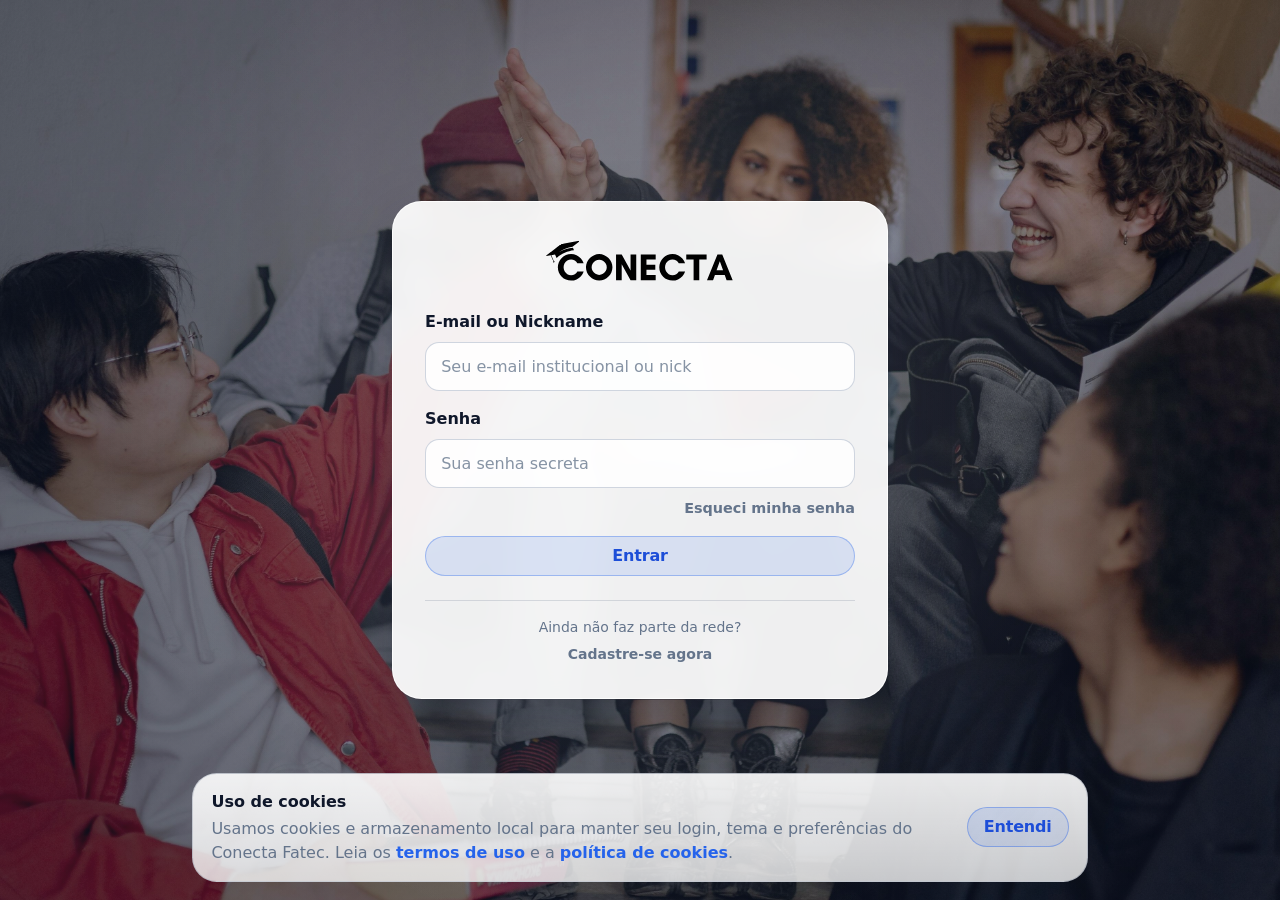
<file: pages/feed.html>
<!DOCTYPE html>
<html lang="pt-BR">

<head>
  <meta charset="UTF-8" />
  <meta name="viewport" content="width=device-width, initial-scale=1.0, maximum-scale=1.0, user-scalable=no" />
  <link rel="icon" href="../favicon.ico" sizes="any" />
  <link rel="icon" type="image/svg+xml" href="../assets/img/icon.svg" />
  <link rel="icon" type="image/png" sizes="32x32" href="../assets/img/icon-32x32.png" />
  <link rel="icon" type="image/png" sizes="16x16" href="../assets/img/icon-16x16.png" />
  <link rel="apple-touch-icon" sizes="180x180" href="../assets/img/apple-touch-icon.png" />
  <title>Conecta Fatec | Feed</title>

  <meta name="apple-mobile-web-app-title" content="Conecta Fatec" />
  <meta name="application-name" content="Conecta Fatec" />
  <meta name="theme-color" content="#0f172a" />

  <script>
    /* Bloqueia páginas internas sem login em produção, mas evita erro de segurança ao testar pelo file://. */
    const isLocalPreview = window.location.protocol === 'file:';

    if (!isLocalPreview && !localStorage.getItem('access_token')) {
      window.location.href = '../index.html';
    }
  </script>

  <script src="../assets/js/theme-boot.js"></script>

  <link href="https://cdn.jsdelivr.net/npm/bootstrap@5.3.3/dist/css/bootstrap.min.css" rel="stylesheet" />

  <link rel="stylesheet" href="../assets/css/assets/css/style.min.css" />
  <style>
    /* Corrige o bug do navegador que mata o position: sticky */
    html,
    body {
      overflow-x: clip !important;
    }
  </style>
</head>

<body>
  

  <main class="feed-page">
    <div class="feed-layout">
<aside class="sidebar desktop-sidebar modern-sidebar">
  <a href="about.html" class="sidebar-logo">
  <img id="sidebarLogo" class="sidebar-logo-svg" src="../assets/img/logo-light.svg"
    data-logo-default="../assets/img/logo-light.svg" data-logo-light="../assets/img/logo-light.svg" data-logo-dark="../assets/img/logo-dark.svg" alt="Conecta Fatec" />
  </a>

  <nav class="sidebar-nav modern-nav">
    <a href="feed.html" class="sidebar-link">
      <svg class="nav-icon" viewBox="0 0 24 24" width="28" height="28" stroke="currentColor" stroke-width="2"
        fill="none" stroke-linecap="round" stroke-linejoin="round">
        <path d="M3 9l9-7 9 7v11a2 2 0 0 1-2 2H5a2 2 0 0 1-2-2z"></path>
        <polyline points="9 22 9 12 15 12 15 22"></polyline>
      </svg>
      <span>Feed</span>
    </a>
    <a href="communities.html" class="sidebar-link">
      <svg class="nav-icon" viewBox="0 0 24 24" width="28" height="28" stroke="currentColor" stroke-width="2"
        fill="none" stroke-linecap="round" stroke-linejoin="round">
        <path d="M17 21v-2a4 4 0 0 0-4-4H5a4 4 0 0 0-4 4v2"></path>
        <circle cx="9" cy="7" r="4"></circle>
        <path d="M23 21v-2a4 4 0 0 0-3-3.87"></path>
        <path d="M16 3.13a4 4 0 0 1 0 7.75"></path>
      </svg>
      <span>Comunidades</span>
    </a>
    <a href="friends.html" class="sidebar-link">
      <svg class="nav-icon" viewBox="0 0 24 24" width="28" height="28" stroke="currentColor" stroke-width="2"
        fill="none" stroke-linecap="round" stroke-linejoin="round">
        <path d="M16 21v-2a4 4 0 0 0-4-4H5a4 4 0 0 0-4 4v2"></path>
        <circle cx="8.5" cy="7" r="4"></circle>
        <line x1="20" y1="8" x2="20" y2="14"></line>
        <line x1="23" y1="11" x2="17" y2="11"></line>
      </svg>
      <span>Amizades</span>
    </a>
    <a href="notifications.html" class="sidebar-link">
      <svg class="nav-icon" viewBox="0 0 24 24" width="28" height="28" stroke="currentColor" stroke-width="2"
        fill="none" stroke-linecap="round" stroke-linejoin="round">
        <path d="M18 8A6 6 0 0 0 6 8c0 7-3 9-3 9h18s-3-2-3-9"></path>
        <path d="M13.73 21a2 2 0 0 1-3.46 0"></path>
      </svg>
      <span>Notificações</span>
      <span class="badge rounded-pill global-notif-badge" style="background-color: var(--primary-color); display: none; margin-left: auto;">0</span>
    <a href="settings.html" class="sidebar-link">
      <svg class="nav-icon" viewBox="0 0 24 24" width="28" height="28" fill="none" stroke="currentColor"
        stroke-width="2" stroke-linecap="round" stroke-linejoin="round">
        <path
          d="M12.22 2h-.44a2 2 0 0 0-2 2v.18a2 2 0 0 1-1 1.73l-.43.25a2 2 0 0 1-2 0l-.15-.08a2 2 0 0 0-2.73.73l-.22.38a2 2 0 0 0 .73 2.73l.15.1a2 2 0 0 1 1 1.72v.51a2 2 0 0 1-1 1.74l-.15.09a2 2 0 0 0-.73 2.73l.22.38a2 2 0 0 0 2.73.73l.15-.08a2 2 0 0 1 2 0l.43.25a2 2 0 0 1 1 1.73V20a2 2 0 0 0 2 2h.44a2 2 0 0 0 2-2v-.18a2 2 0 0 1 1-1.73l.43-.25a2 2 0 0 1 2 0l.15.08a2 2 0 0 0 2.73-.73l.22-.39a2 2 0 0 0-.73-2.73l-.15-.08a2 2 0 0 1-1-1.74v-.5a2 2 0 0 1 1-1.74l.15-.09a2 2 0 0 0 .73-2.73l-.22-.38a2 2 0 0 0-2.73-.73l-.15.08a2 2 0 0 1-2 0l-.43-.25a2 2 0 0 1-1-1.73V4a2 2 0 0 0-2-2z" />
        <circle cx="12" cy="12" r="3" />
      </svg>
      <span>Configurações</span>
    </a>
  </nav>

  <button class="new-post-btn modern-post-btn" type="button" data-bs-toggle="modal" data-bs-target="#newPostModal">
    <span class="btn-text">Novo post</span>
    <svg class="btn-icon" style="display: none;" viewBox="0 0 24 24" width="24" height="24" stroke="currentColor"
      stroke-width="2" fill="none" stroke-linecap="round" stroke-linejoin="round">
      <line x1="12" y1="5" x2="12" y2="19"></line>
      <line x1="5" y1="12" x2="19" y2="12"></line>
    </svg>
  </button>

  <div class="sidebar-actions modern-sidebar-actions">
    <div class="user-menu-inline">
      <a class="logged-user user-menu-pill user-profile-link" href="profile.html" aria-label="Abrir perfil">
        <div class="user-info-wrapper">
        <div class="user-avatar" id="sidebar-avatar">--</div>
        <div class="user-details">
          <strong id="sidebar-name">Carregando...</strong>
          <span id="sidebar-username">@usuario</span>
        </div>
      </div>
      </a>
      <button class="user-options-btn" type="button" data-bs-toggle="dropdown" aria-expanded="false" aria-label="Abrir ações do perfil">
        <svg class="more-options-icon" viewBox="0 0 24 24" width="22" height="22" fill="currentColor">
        <circle cx="5" cy="12" r="2.2"></circle>
        <circle cx="12" cy="12" r="2.2"></circle>
        <circle cx="19" cy="12" r="2.2"></circle>
      </svg>
      </button>

    <ul class="dropdown-menu user-dropdown-menu shadow">
      <li>
        <a class="dropdown-item" href="profile.html">
          <svg viewBox="0 0 24 24" width="18" height="18" stroke="currentColor" stroke-width="2" fill="none"
            stroke-linecap="round" stroke-linejoin="round">
            <path d="M20 21v-2a4 4 0 0 0-4-4H8a4 4 0 0 0-4 4v2"></path>
            <circle cx="12" cy="7" r="4"></circle>
          </svg>
          Ver perfil
        </a>
      </li>
      <li>
        <hr class="dropdown-divider">
      </li>
      <li>
        <a class="dropdown-item text-danger" href="../index.html" onclick="localStorage.removeItem('access_token');">
          <svg viewBox="0 0 24 24" width="18" height="18" stroke="currentColor" stroke-width="2" fill="none"
            stroke-linecap="round" stroke-linejoin="round">
            <path d="M9 21H5a2 2 0 0 1-2-2V5a2 2 0 0 1 2-2h4"></path>
            <polyline points="16 17 21 12 16 7"></polyline>
            <line x1="21" y1="12" x2="9" y2="12"></line>
          </svg>
          Sair da conta
        </a>
      </li>
    </ul>
    </div>
  </div>
</aside>

<section class="feed-content d-flex flex-row align-items-stretch" style="padding: 0; margin: 0; min-height: 100vh;">

        <div class="flex-grow-1" style="min-width: 0;">

          <header class="feed-header feed-hero feed-hero-actions">
            <div>
              <span class="feed-kicker">Feed</span>
              <h1>Feed acadêmico</h1>
              <p>Acompanhe publicações e atualizações dos alunos.</p>
            </div>
            <div class="feed-header-actions">

              <a class="notification-home-btn feed-notification-btn mobile-only-feed-notification position-relative" href="notifications.html"
                aria-label="Abrir notificações" title="Notificações">
                <svg viewBox="0 0 24 24" aria-hidden="true" width="24" height="24" stroke="currentColor" stroke-width="2" fill="none" stroke-linecap="round" stroke-linejoin="round">
                  <path d="M18 8A6 6 0 0 0 6 8c0 7-3 9-3 9h18s-3-2-3-9" />
                  <path d="M13.73 21a2 2 0 0 1-3.46 0" />
                </svg>
                <span class="badge rounded-pill global-notif-badge position-absolute top-0 start-100 translate-middle" style="background-color: var(--primary-color); display: none; font-size: 0.65rem; border: 2px solid var(--body-bg);">0</span>
              </a>
            </div>
          </header>
          <section class="feed-control-card">
            <div class="feed-control-text">
              <h2>Publicações</h2>
            </div>

            <div class="d-flex align-items-center gap-2">
              <button id="refreshFeedBtn"
                class="btn btn-outline-secondary rounded-pill d-flex align-items-center justify-content-center"
                style="width: 36px; height: 36px; padding: 0; background: var(--surface-color); border-color: var(--line-color); color: var(--text-muted);"
                title="Atualizar feed">
                <svg viewBox="0 0 24 24" width="16" height="16" fill="none" stroke="currentColor" stroke-width="2"
                  stroke-linecap="round" stroke-linejoin="round" class="refresh-icon">
                  <polyline points="23 4 23 10 17 10"></polyline>
                  <polyline points="1 20 1 14 7 14"></polyline>
                  <path d="M3.51 9a9 9 0 0 1 14.85-3.36L23 10M1 14l4.64 4.36A9 9 0 0 0 20.49 15"></path>
                </svg>
              </button>

              <div class="feed-tabs" role="tablist">
                <button class="feed-tab active" id="general-tab" type="button">Geral</button>
                <button class="feed-tab" id="friends-tab" type="button">Amigos</button>
              </div>
            </div>
          </section>

          <div class="tab-content feed-tab-content">
            <div class="tab-pane fade show active" id="general-posts">
              <div class="posts-list" id="posts-container">
              </div>
            </div>
          </div>
        </div>

  <aside class="right-sidebar-panel d-none d-xl-flex"
    style="position: sticky !important; top: 0 !important; height: 100vh !important; overflow-y: auto;"
    aria-label="Sugestões e atalhos">
  <section class="profile-api-card right-sidebar-feed-card right-sidebar-academic-card">
    <h2>Acadêmico</h2>
    <a href="https://siga.cps.sp.gov.br/sigaaluno/applogin.aspx" target="_blank"
      class="side-community-item right-sidebar-academic-link" rel="noopener noreferrer">
      <span class="right-sidebar-academic-icon" aria-hidden="true">🎓</span>
      <div>
        <strong>SIGA</strong>
        <span>Portal do aluno</span>
      </div>
    </a>
  </section>
  <section class="profile-api-card right-sidebar-feed-card right-sidebar-games-card">
  <h2>Mini Games</h2>
  <div class="right-sidebar-game-grid profile-friends-list">
    <a href="https://devkevinsramos.github.io/moviearcade/index.html" target="_blank"
      class="side-community-item right-sidebar-game-card" rel="noopener">
      <span class="right-sidebar-game-icon">🎬</span>
      <div>
        <strong>Movie Arcade</strong>
        <span>Quizzes de filmes</span>
      </div>
    </a>
    <a href="https://theusbertelli.github.io/pong-evolution/" target="_blank"
      class="side-community-item right-sidebar-game-card" rel="noopener">
      <span class="right-sidebar-game-icon">🏓</span>
      <div>
        <strong>Pong Evolution</strong>
        <span>Clássico reinventado</span>
      </div>
    </a>
    <a href="https://davifariass.github.io/flappy-bird-game/bird-game/" target="_blank"
      class="side-community-item right-sidebar-game-card" rel="noopener">
      <span class="right-sidebar-game-icon">🐦</span>
      <div>
        <strong>Flappy Bird</strong>
        <span>Desvie dos canos</span>
      </div>
    </a>
  </div>
  </section>
</section>
</div>
</main>

  <button class="mobile-compose-fab" type="button" data-bs-toggle="modal" data-bs-target="#newPostModal"
    aria-label="Criar novo post">
    <span aria-hidden="true">+</span>
  </button>

  <div class="modal fade" id="newPostModal" tabindex="-1" aria-hidden="true">
    <div class="modal-dialog modal-dialog-centered">
      <div class="modal-content post-modal-content">
        <div class="modal-header post-modal-header">
          <h2 class="modal-title fs-5">Criar novo post</h2>
          <button type="button" class="btn-close" data-bs-dismiss="modal"></button>
        </div>
        <div class="modal-body post-modal-body">
          <div class="create-post-modal-area d-flex">
            <div class="user-avatar" id="modal-avatar" style="flex-shrink: 0;">M</div>
            
            <div class="w-100 ms-2">
              <textarea id="postContent" rows="3" data-character-limit="200" class="w-100 border-0" style="resize: none; outline: none; background: transparent; color: var(--text-color);" placeholder="O que você está pensando?"></textarea>

              <div id="gif-search-container" class="d-none border p-2 mt-2 rounded shadow-sm" style="background: var(--surface-color); border-color: var(--line-color) !important;">
                <input type="text" id="gif-search-input" class="form-control form-control-sm mb-2" placeholder="Buscar no Giphy..." style="background: var(--body-bg); color: var(--text-color); border-color: var(--line-color);">
                <div id="gif-results" class="d-flex flex-wrap gap-2 custom-scrollbar" style="max-height: 200px; overflow-y: auto;"></div>
              </div>

              <input type="hidden" id="selected-gif-url" value="">

              <div id="gif-preview-container" class="mt-2 position-relative d-none" style="display: inline-block;">
                <img id="gif-preview-img" src="" alt="GIF escolhido" style="max-width: 100%; max-height: 200px; border-radius: 12px; object-fit: cover;">
                <button type="button" class="btn btn-sm btn-danger position-absolute top-0 end-0 m-2 d-flex align-items-center justify-content-center" id="btn-remove-gif" style="border-radius: 50%; width: 30px; height: 30px; padding: 0; box-shadow: 0 2px 4px rgba(0,0,0,0.2);">
                  <svg viewBox="0 0 24 24" width="16" height="16" stroke="currentColor" stroke-width="2" fill="none" stroke-linecap="round" stroke-linejoin="round"><line x1="18" y1="6" x2="6" y2="18"></line><line x1="6" y1="6" x2="18" y2="18"></line></svg>
                </button>
              </div>

              <span id="post-error-msg" class="text-danger small mt-2 d-none fw-bold d-block"></span>

            </div>
          </div>
        </div>
        
        <div class="modal-footer post-modal-footer d-flex align-items-center" style="justify-content: space-between; border-top: 1px solid var(--line-color);">
          
          <button type="button" class="btn btn-sm btn-outline-secondary d-flex align-items-center" id="btn-open-gif" style="border-radius: 20px; font-weight: 500; border: none; background: var(--surface-color);">
            <svg viewBox="0 0 24 24" width="20" height="20" stroke="currentColor" stroke-width="2" fill="none" stroke-linecap="round" stroke-linejoin="round" style="margin-right: 5px;"><rect x="3" y="3" width="18" height="18" rx="2" ry="2"></rect><circle cx="8.5" cy="8.5" r="1.5"></circle><polyline points="21 15 16 10 5 21"></polyline></svg>
            GIF
          </button>

          <div class="d-flex gap-2">
            <button type="button" class="modal-cancel-btn" data-bs-dismiss="modal">Cancelar</button>
            <button type="button" class="modal-publish-btn" id="publishBtn">Publicar</button>
          </div>
        </div>
      </div>
    </div>
  </div>


  <script src="https://cdn.jsdelivr.net/npm/bootstrap@5.3.3/dist/js/bootstrap.bundle.min.js"></script>
  <script src="../assets/js/main.js"></script>
  <script src="../assets/js/post-ui.js"></script>
  <script src="../assets/js/feed.js"></script>
</body>

</html>
</file>
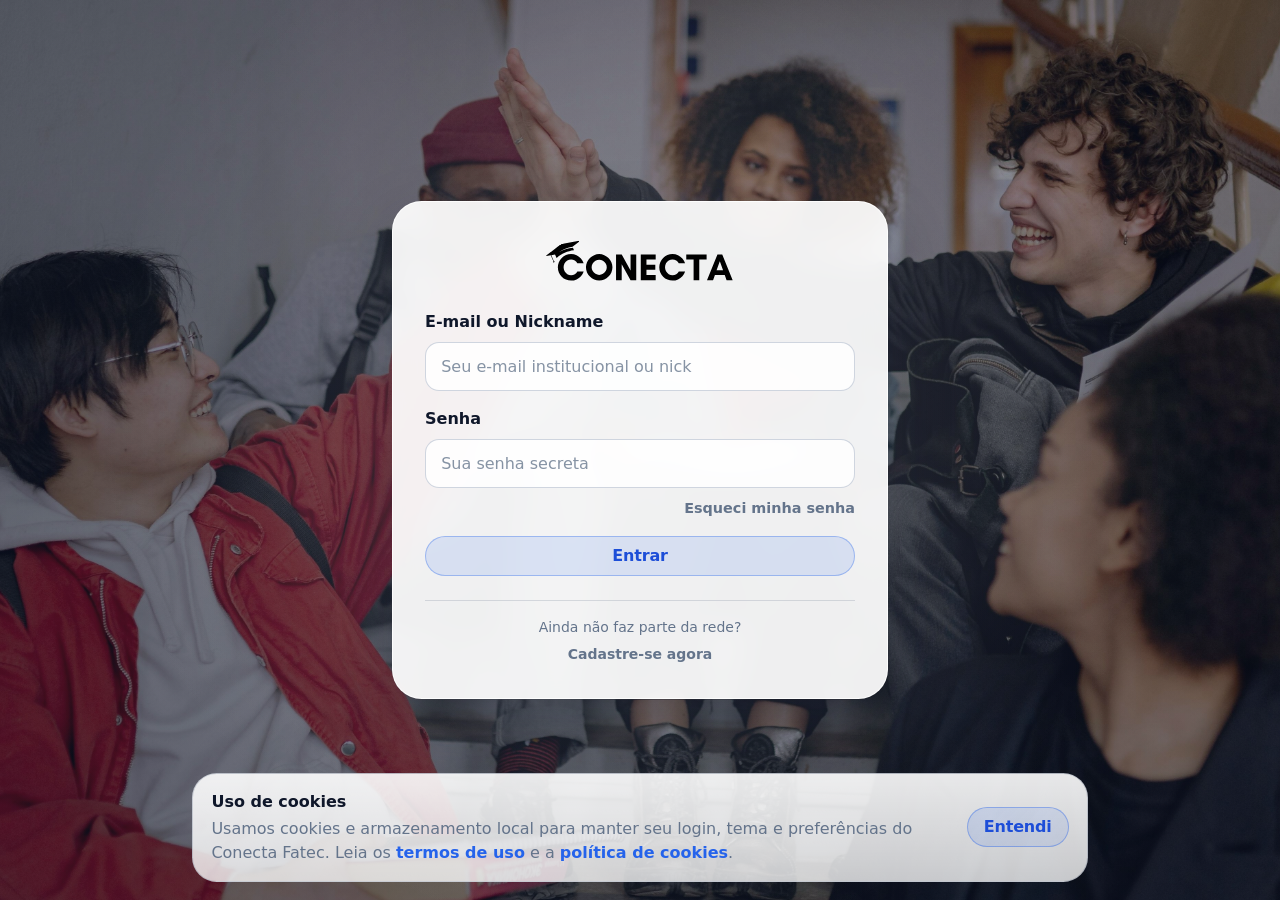
<file: pages/friends.html>
<!DOCTYPE html>
<html lang="pt-BR">
<head>
  <meta charset="UTF-8" />
  <meta name="viewport" content="width=device-width, initial-scale=1.0, maximum-scale=1.0, user-scalable=no" />
  <link rel="icon" href="../favicon.ico" sizes="any" />
  <link rel="icon" type="image/svg+xml" href="../assets/img/icon.svg" />
  <link rel="icon" type="image/png" sizes="32x32" href="../assets/img/icon-32x32.png" />
  <link rel="icon" type="image/png" sizes="16x16" href="../assets/img/icon-16x16.png" />
  <link rel="apple-touch-icon" sizes="180x180" href="../assets/img/apple-touch-icon.png" />
  <title>Conecta Fatec | Amizades</title>

  <meta name="apple-mobile-web-app-title" content="Conecta Fatec" />
  <meta name="application-name" content="Conecta Fatec" />
  <meta name="theme-color" content="#0f172a" />

  <script src="../assets/js/theme-boot.js"></script>

  <link href="https://cdn.jsdelivr.net/npm/bootstrap@5.3.3/dist/css/bootstrap.min.css" rel="stylesheet" />

  <link rel="stylesheet" href="../assets/css/assets/css/style.min.css" />
</head>

<body>

  <main class="feed-page">
    <div class="feed-layout">
  <aside class="sidebar desktop-sidebar modern-sidebar">
    <a href="about.html" class="sidebar-logo">
      <img id="sidebarLogo" class="sidebar-logo-svg" src="../assets/img/logo-light.svg"
    data-logo-default="../assets/img/logo-light.svg" data-logo-light="../assets/img/logo-light.svg" data-logo-dark="../assets/img/logo-dark.svg" alt="Conecta Fatec" />
    </a>
  
    <nav class="sidebar-nav modern-nav">
      <a href="feed.html" class="sidebar-link">
        <svg class="nav-icon" viewBox="0 0 24 24" width="28" height="28" stroke="currentColor" stroke-width="2"
          fill="none" stroke-linecap="round" stroke-linejoin="round">
          <path d="M3 9l9-7 9 7v11a2 2 0 0 1-2 2H5a2 2 0 0 1-2-2z"></path>
          <polyline points="9 22 9 12 15 12 15 22"></polyline>
        </svg>
        <span>Feed</span>
      </a>
      <a href="communities.html" class="sidebar-link">
        <svg class="nav-icon" viewBox="0 0 24 24" width="28" height="28" stroke="currentColor" stroke-width="2"
          fill="none" stroke-linecap="round" stroke-linejoin="round">
          <path d="M17 21v-2a4 4 0 0 0-4-4H5a4 4 0 0 0-4 4v2"></path>
          <circle cx="9" cy="7" r="4"></circle>
          <path d="M23 21v-2a4 4 0 0 0-3-3.87"></path>
          <path d="M16 3.13a4 4 0 0 1 0 7.75"></path>
        </svg>
        <span>Comunidades</span>
      </a>
      <a href="friends.html" class="sidebar-link">
        <svg class="nav-icon" viewBox="0 0 24 24" width="28" height="28" stroke="currentColor" stroke-width="2"
          fill="none" stroke-linecap="round" stroke-linejoin="round">
          <path d="M16 21v-2a4 4 0 0 0-4-4H5a4 4 0 0 0-4 4v2"></path>
          <circle cx="8.5" cy="7" r="4"></circle>
          <line x1="20" y1="8" x2="20" y2="14"></line>
          <line x1="23" y1="11" x2="17" y2="11"></line>
        </svg>
        <span>Amizades</span>
      </a>
      <a href="notifications.html" class="sidebar-link">
  <svg class="nav-icon" viewBox="0 0 24 24" width="28" height="28" stroke="currentColor" stroke-width="2"
    fill="none" stroke-linecap="round" stroke-linejoin="round">
    <path d="M18 8A6 6 0 0 0 6 8c0 7-3 9-3 9h18s-3-2-3-9"></path>
    <path d="M13.73 21a2 2 0 0 1-3.46 0"></path>
  </svg>
  <span>Notificações</span>
  <span class="badge rounded-pill global-notif-badge" style="background-color: var(--primary-color); display: none; margin-left: auto;">0</span>
</a>
      <a href="settings.html" class="sidebar-link">
        <svg class="nav-icon" viewBox="0 0 24 24" width="28" height="28" fill="none" stroke="currentColor"
          stroke-width="2" stroke-linecap="round" stroke-linejoin="round">
          <path
            d="M12.22 2h-.44a2 2 0 0 0-2 2v.18a2 2 0 0 1-1 1.73l-.43.25a2 2 0 0 1-2 0l-.15-.08a2 2 0 0 0-2.73.73l-.22.38a2 2 0 0 0 .73 2.73l.15.1a2 2 0 0 1 1 1.72v.51a2 2 0 0 1-1 1.74l-.15.09a2 2 0 0 0-.73 2.73l.22.38a2 2 0 0 0 2.73.73l.15-.08a2 2 0 0 1 2 0l.43.25a2 2 0 0 1 1 1.73V20a2 2 0 0 0 2 2h.44a2 2 0 0 0 2-2v-.18a2 2 0 0 1 1-1.73l.43-.25a2 2 0 0 1 2 0l.15.08a2 2 0 0 0 2.73-.73l.22-.39a2 2 0 0 0-.73-2.73l-.15-.08a2 2 0 0 1-1-1.74v-.5a2 2 0 0 1 1-1.74l.15-.09a2 2 0 0 0 .73-2.73l-.22-.38a2 2 0 0 0-2.73-.73l-.15.08a2 2 0 0 1-2 0l-.43-.25a2 2 0 0 1-1-1.73V4a2 2 0 0 0-2-2z" />
          <circle cx="12" cy="12" r="3" />
        </svg>
        <span>Configurações</span>
      </a>
    </nav>
    <div class="sidebar-actions modern-sidebar-actions">
      <div class="user-menu-inline">
      <a class="logged-user user-menu-pill user-profile-link" href="profile.html" aria-label="Abrir perfil">
        <div class="user-info-wrapper">
          <div class="user-avatar" id="sidebar-avatar">--</div>
          <div class="user-details">
            <strong id="sidebar-name">Carregando...</strong>
            <span id="sidebar-username">@usuario</span>
          </div>
        </div>
      </a>
      <button class="user-options-btn" type="button" data-bs-toggle="dropdown" aria-expanded="false" aria-label="Abrir ações do perfil">
        <svg class="more-options-icon" viewBox="0 0 24 24" width="22" height="22" fill="currentColor">
          <circle cx="5" cy="12" r="2.2"></circle>
          <circle cx="12" cy="12" r="2.2"></circle>
          <circle cx="19" cy="12" r="2.2"></circle>
        </svg>
      </button>
  
      <ul class="dropdown-menu user-dropdown-menu shadow">
        <li>
          <a class="dropdown-item" href="profile.html">
            <svg viewBox="0 0 24 24" width="18" height="18" stroke="currentColor" stroke-width="2" fill="none"
              stroke-linecap="round" stroke-linejoin="round">
              <path d="M20 21v-2a4 4 0 0 0-4-4H8a4 4 0 0 0-4 4v2"></path>
              <circle cx="12" cy="7" r="4"></circle>
            </svg>
            Ver perfil
          </a>
        </li>
        <li>
          <hr class="dropdown-divider">
        </li>
        <li>
          <a class="dropdown-item text-danger" href="../index.html" onclick="localStorage.removeItem('access_token');">
            <svg viewBox="0 0 24 24" width="18" height="18" stroke="currentColor" stroke-width="2" fill="none"
              stroke-linecap="round" stroke-linejoin="round">
              <path d="M9 21H5a2 2 0 0 1-2-2V5a2 2 0 0 1 2-2h4"></path>
              <polyline points="16 17 21 12 16 7"></polyline>
              <line x1="21" y1="12" x2="9" y2="12"></line>
            </svg>
            Sair da conta
          </a>
        </li>
      </ul>
    </div>
    </div>
  </aside>

      <section class="feed-content friends-content">
        <header class="feed-header communities-hero">
          <div class="communities-hero-content">
            <span class="feed-kicker">Amizades</span>
            <h1>Conexões acadêmicas</h1>
            <p>Gerencie sua rede de contatos, aceite solicitações e encontre novos colegas.</p>

            <section class="communities-summary-card hero-summary-card">
              <div>
                <h2>Status de amizades</h2>
                <div class="communities-summary-text">
                  <p>Você possui <strong id="friends-count">0</strong> amizade(s) ativa(s).</p>
                  <p>Você tem <strong id="received-count">0</strong> solicitação(ões) pendente(s).</p>
                  <p>Você enviou <strong id="sent-count">0</strong> solicitação(ões).</p>
                  <p>Usuários registrados: <strong id="users-count">—</strong>.</p>
                </div>
              </div>
            </section>

            <div
              class="community-create-box friend-add-card is-clickable"
              role="button"
              tabindex="0"
              data-bs-toggle="modal"
              data-bs-target="#addFriendModal"
            >
              <div class="community-create-box-text">
                <strong>Adicionar pelo nickname</strong>
                <span>Envie uma solicitação diretamente para um aluno usando o nickname.</span>
              </div>

              <button class="community-create-box-btn" type="button">
                Adicionar amizade
              </button>
            </div>

            <div class="search-box-row friend-search-row">
              <input
                type="search"
                id="friendSearch"
                class="form-control custom-input"
                placeholder="Pesquisar amizades pelo nome ou nickname..."
                aria-label="Pesquisar amizades"
              />
            </div>

          </div>
        </header>

        <div class="communities-layout">
          <section class="communities-section">
            <div class="communities-section-header">
              <div>
                <h2>Minhas amizades</h2>
                <p>Usuários que já fazem parte da sua rede.</p>
              </div>
            </div>

            <div class="friends-grid communities-grid" id="my-friends-container">
              <p class="text-muted py-3">Carregando amigos...</p>
            </div>
          </section>

          <section class="communities-section requests-mini-section">
            <div class="communities-section-header requests-header-row">
              <div>
                <h2>Solicitações</h2>
                <p>Acompanhe pedidos recebidos e enviados.</p>
              </div>

              <div class="feed-tabs" role="tablist">
                <button class="feed-tab active" id="requests-received-tab" type="button">Recebidas</button>
                <button class="feed-tab" id="requests-sent-tab" type="button">Enviadas</button>
              </div>
            </div>

            <div class="friends-grid communities-grid requests-grid" id="received-requests-container">
              <p class="text-muted py-3">Carregando solicitações...</p>
            </div>

            <div class="friends-grid communities-grid requests-grid d-none" id="sent-requests-container">
              <p class="text-muted py-3">Carregando solicitações enviadas...</p>
            </div>
          </section>

          <section class="communities-section">
            <div class="communities-section-header">
              <div>
                <h2>Explorar amizades</h2>
                <p>Encontre novos alunos para se conectar.</p>
              </div>
            </div>

            <div class="friends-grid communities-grid" id="explore-friends-container">
              <p class="text-muted py-3">Digite um nickname para encontrar alunos ou enviar uma solicitação.</p>
            </div>
          </section>
        </div>
      </section>
    </div>
  </main>
    <div class="modal fade" id="addFriendModal" tabindex="-1" aria-hidden="true">
      <div class="modal-dialog modal-dialog-centered">
        <div class="modal-content post-modal-content">
          <div class="modal-header post-modal-header">
            <h2 class="modal-title fs-5">Adicionar amizade</h2>
            <button type="button" class="btn-close" data-bs-dismiss="modal" aria-label="Fechar"></button>
          </div>

          <div class="modal-body post-modal-body">
            <div class="community-form-area">
              <label for="targetNickname">Nickname do usuário</label>

              <input
                type="search"
                id="targetNickname"
                maxlength="40"
                placeholder="Ex: kevinsramos"
                autocomplete="off"
              />
            </div>

            <p id="friendError" class="text-danger mt-2 small" style="display:none;"></p>
            <p id="friendSuccess" class="text-success mt-2 small" style="display:none;"></p>
          </div>

          <div class="modal-footer post-modal-footer">
            <button type="button" class="modal-cancel-btn" data-bs-dismiss="modal">
              Cancelar
            </button>

            <button type="button" class="modal-publish-btn" onclick="sendFriendRequest()">
              Enviar solicitação
            </button>
          </div>
        </div>
      </div>
    </div>
  <script src="https://cdn.jsdelivr.net/npm/bootstrap@5.3.3/dist/js/bootstrap.bundle.min.js"></script>
  <script src="../assets/js/main.js"></script>
  <script src="../assets/js/friends.js"></script>
</body>
</html>
</file>
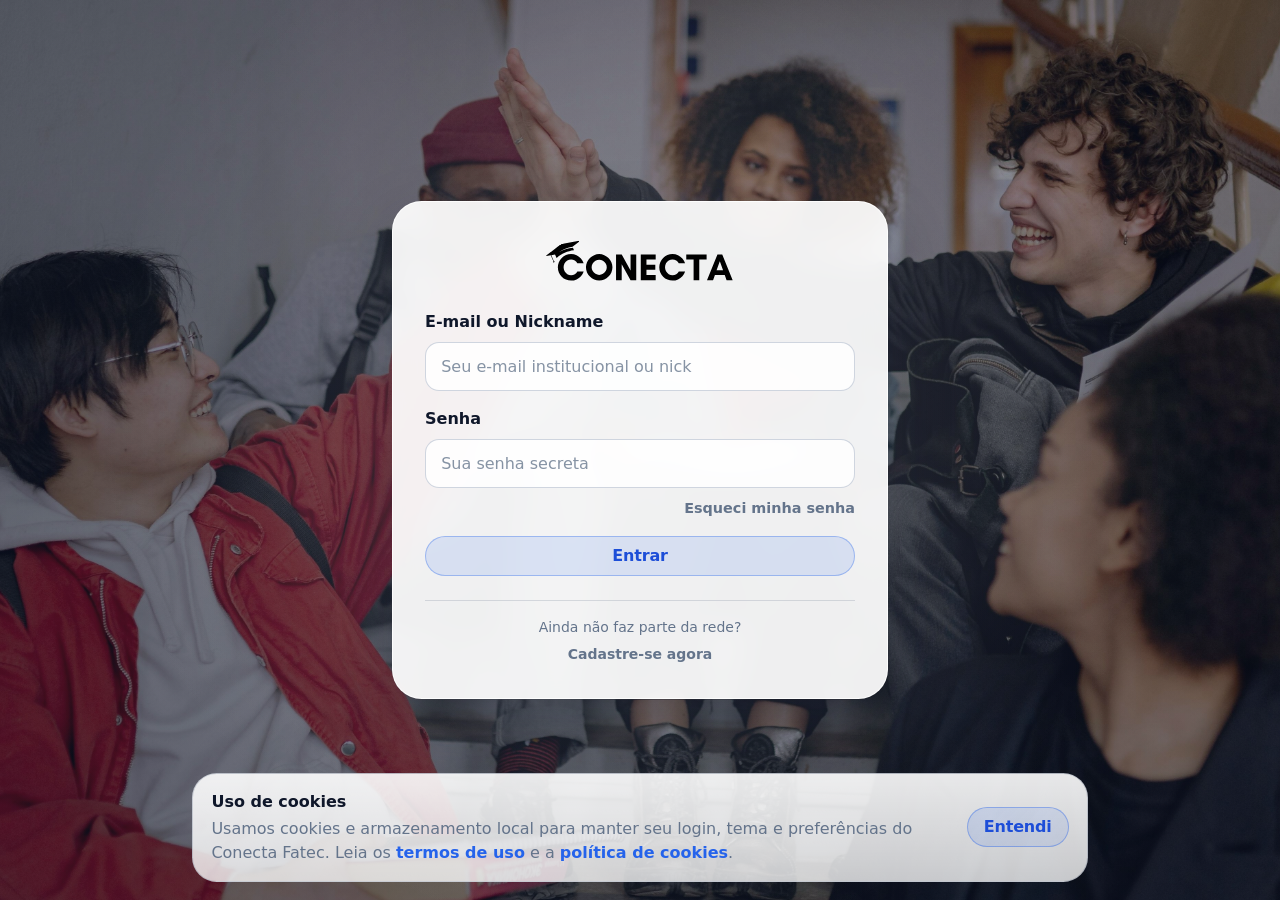
<file: pages/notifications.html>
<!DOCTYPE html>
<html lang="pt-BR">
<head>
  <meta charset="UTF-8" />
  <meta name="viewport" content="width=device-width, initial-scale=1.0, maximum-scale=1.0, user-scalable=no" />
  <link rel="icon" href="../favicon.ico" sizes="any" />
  <link rel="icon" type="image/svg+xml" href="../assets/img/icon.svg" />
  <link rel="icon" type="image/png" sizes="32x32" href="../assets/img/icon-32x32.png" />
  <link rel="icon" type="image/png" sizes="16x16" href="../assets/img/icon-16x16.png" />
  <link rel="apple-touch-icon" sizes="180x180" href="../assets/img/apple-touch-icon.png" />
  <title>Conecta Fatec | Notificações</title>

  <meta name="apple-mobile-web-app-title" content="Conecta Fatec" />
  <meta name="application-name" content="Conecta Fatec" />
  <meta name="theme-color" content="#0f172a" />

  <script>
    /* Bloqueia páginas internas sem login em produção, mas evita erro de segurança ao testar pelo file://. */
    const isLocalPreview = window.location.protocol === 'file:';

    if (!isLocalPreview && !localStorage.getItem('access_token')) {
      window.location.href = '../index.html';
    }
  </script>

  <script src="../assets/js/theme-boot.js"></script>

  <link href="https://cdn.jsdelivr.net/npm/bootstrap@5.3.3/dist/css/bootstrap.min.css" rel="stylesheet" />
  
  <link rel="stylesheet" href="../assets/css/assets/css/style.min.css" />
</head>
<body>

  <main class="feed-page">
    <div class="feed-layout">
<aside class="sidebar desktop-sidebar modern-sidebar">
  <a href="about.html" class="sidebar-logo">
    <img id="sidebarLogo" class="sidebar-logo-svg" src="../assets/img/logo-light.svg"
    data-logo-default="../assets/img/logo-light.svg" data-logo-light="../assets/img/logo-light.svg" data-logo-dark="../assets/img/logo-dark.svg" alt="Conecta Fatec" />
  </a>

  <nav class="sidebar-nav modern-nav">
    <a href="feed.html" class="sidebar-link">
      <svg class="nav-icon" viewBox="0 0 24 24" width="28" height="28" stroke="currentColor" stroke-width="2"
        fill="none" stroke-linecap="round" stroke-linejoin="round">
        <path d="M3 9l9-7 9 7v11a2 2 0 0 1-2 2H5a2 2 0 0 1-2-2z"></path>
        <polyline points="9 22 9 12 15 12 15 22"></polyline>
      </svg>
      <span>Feed</span>
    </a>
    <a href="communities.html" class="sidebar-link">
      <svg class="nav-icon" viewBox="0 0 24 24" width="28" height="28" stroke="currentColor" stroke-width="2"
        fill="none" stroke-linecap="round" stroke-linejoin="round">
        <path d="M17 21v-2a4 4 0 0 0-4-4H5a4 4 0 0 0-4 4v2"></path>
        <circle cx="9" cy="7" r="4"></circle>
        <path d="M23 21v-2a4 4 0 0 0-3-3.87"></path>
        <path d="M16 3.13a4 4 0 0 1 0 7.75"></path>
      </svg>
      <span>Comunidades</span>
    </a>
    <a href="friends.html" class="sidebar-link">
      <svg class="nav-icon" viewBox="0 0 24 24" width="28" height="28" stroke="currentColor" stroke-width="2"
        fill="none" stroke-linecap="round" stroke-linejoin="round">
        <path d="M16 21v-2a4 4 0 0 0-4-4H5a4 4 0 0 0-4 4v2"></path>
        <circle cx="8.5" cy="7" r="4"></circle>
        <line x1="20" y1="8" x2="20" y2="14"></line>
        <line x1="23" y1="11" x2="17" y2="11"></line>
      </svg>
      <span>Amizades</span>
    </a>
 <a href="notifications.html" class="sidebar-link">
  <svg class="nav-icon" viewBox="0 0 24 24" width="28" height="28" stroke="currentColor" stroke-width="2"
    fill="none" stroke-linecap="round" stroke-linejoin="round">
    <path d="M18 8A6 6 0 0 0 6 8c0 7-3 9-3 9h18s-3-2-3-9"></path>
    <path d="M13.73 21a2 2 0 0 1-3.46 0"></path>
  </svg>
  <span>Notificações</span>
  <span class="badge rounded-pill global-notif-badge" style="background-color: var(--primary-color); display: none; margin-left: auto;">0</span>
</a>
    <a href="settings.html" class="sidebar-link">
      <svg class="nav-icon" viewBox="0 0 24 24" width="28" height="28" fill="none" stroke="currentColor"
        stroke-width="2" stroke-linecap="round" stroke-linejoin="round">
        <path
          d="M12.22 2h-.44a2 2 0 0 0-2 2v.18a2 2 0 0 1-1 1.73l-.43.25a2 2 0 0 1-2 0l-.15-.08a2 2 0 0 0-2.73.73l-.22.38a2 2 0 0 0 .73 2.73l.15.1a2 2 0 0 1 1 1.72v.51a2 2 0 0 1-1 1.74l-.15.09a2 2 0 0 0-.73 2.73l.22.38a2 2 0 0 0 2.73.73l.15-.08a2 2 0 0 1 2 0l.43.25a2 2 0 0 1 1 1.73V20a2 2 0 0 0 2 2h.44a2 2 0 0 0 2-2v-.18a2 2 0 0 1 1-1.73l.43-.25a2 2 0 0 1 2 0l.15.08a2 2 0 0 0 2.73-.73l.22-.39a2 2 0 0 0-.73-2.73l-.15-.08a2 2 0 0 1-1-1.74v-.5a2 2 0 0 1 1-1.74l.15-.09a2 2 0 0 0 .73-2.73l-.22-.38a2 2 0 0 0-2.73-.73l-.15.08a2 2 0 0 1-2 0l-.43-.25a2 2 0 0 1-1-1.73V4a2 2 0 0 0-2-2z" />
        <circle cx="12" cy="12" r="3" />
      </svg>
      <span>Configurações</span>
    </a>
  </nav>
  <div class="sidebar-actions modern-sidebar-actions">
    <div class="user-menu-inline">
      <a class="logged-user user-menu-pill user-profile-link" href="profile.html" aria-label="Abrir perfil">
        <div class="user-info-wrapper">
        <div class="user-avatar" id="sidebar-avatar">--</div>
        <div class="user-details">
          <strong id="sidebar-name">Carregando...</strong>
          <span id="sidebar-username">@usuario</span>
        </div>
      </div>
      </a>
      <button class="user-options-btn" type="button" data-bs-toggle="dropdown" aria-expanded="false" aria-label="Abrir ações do perfil">
        <svg class="more-options-icon" viewBox="0 0 24 24" width="22" height="22" fill="currentColor">
        <circle cx="5" cy="12" r="2.2"></circle>
        <circle cx="12" cy="12" r="2.2"></circle>
        <circle cx="19" cy="12" r="2.2"></circle>
      </svg>
      </button>

    <ul class="dropdown-menu user-dropdown-menu shadow">
      <li>
        <a class="dropdown-item" href="profile.html">
          <svg viewBox="0 0 24 24" width="18" height="18" stroke="currentColor" stroke-width="2" fill="none"
            stroke-linecap="round" stroke-linejoin="round">
            <path d="M20 21v-2a4 4 0 0 0-4-4H8a4 4 0 0 0-4 4v2"></path>
            <circle cx="12" cy="7" r="4"></circle>
          </svg>
          Ver perfil
        </a>
      </li>
      <li>
        <hr class="dropdown-divider">
      </li>
      <li>
        <a class="dropdown-item text-danger" href="../index.html" onclick="localStorage.removeItem('access_token');">
          <svg viewBox="0 0 24 24" width="18" height="18" stroke="currentColor" stroke-width="2" fill="none"
            stroke-linecap="round" stroke-linejoin="round">
            <path d="M9 21H5a2 2 0 0 1-2-2V5a2 2 0 0 1 2-2h4"></path>
            <polyline points="16 17 21 12 16 7"></polyline>
            <line x1="21" y1="12" x2="9" y2="12"></line>
          </svg>
          Sair da conta
        </a>
      </li>
    </ul>
    </div>
  </div>
</aside>

      <section class="feed-content">
        <header class="feed-header feed-hero">
          <div>
            <span class="feed-kicker">Notificações</span>
            <h1>Suas Notificações</h1>
            <p>Acompanhe avisos e interações importantes quando a função estiver pronta.</p>
          </div>
        </header>

        <section class="settings-layout">
          <div class="d-flex justify-content-between align-items-center mb-3">
            <h2 class="h5 mb-0" style="color: var(--text-color);">Recentes</h2>
            <button id="markAllReadBtn" class="btn btn-sm btn-outline-primary d-none">
              Marcar como lidas
            </button>
          </div>

          <div id="notifications-container" class="settings-card">
            <p class="text-center text-muted mt-4">Carregando notificações...</p>
          </div>
        </section>
      </section>
    </div>
  </main>

  <script src="https://cdn.jsdelivr.net/npm/bootstrap@5.3.3/dist/js/bootstrap.bundle.min.js"></script>
  <script src="../assets/js/main.js"></script>
  <script src="../assets/js/notifications.js"></script>
</body>
</html>
</file>
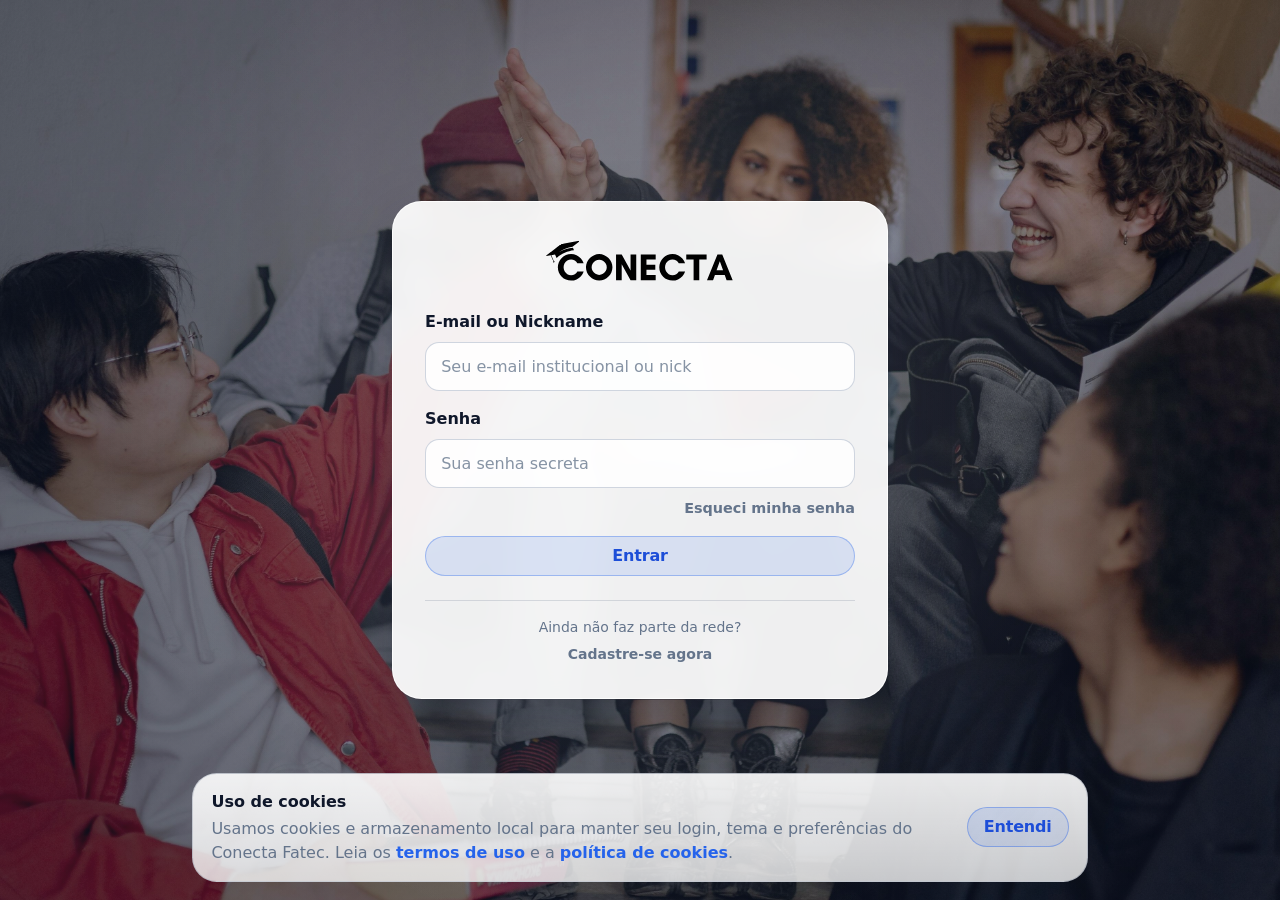
<file: pages/post.html>
<!DOCTYPE html>
<html lang="pt-BR">

<head>
    <meta charset="UTF-8" />
    <meta name="viewport" content="width=device-width, initial-scale=1.0, maximum-scale=1.0, user-scalable=no" />
  <link rel="icon" href="../favicon.ico" sizes="any" />
  <link rel="icon" type="image/svg+xml" href="../assets/img/icon.svg" />
  <link rel="icon" type="image/png" sizes="32x32" href="../assets/img/icon-32x32.png" />
  <link rel="icon" type="image/png" sizes="16x16" href="../assets/img/icon-16x16.png" />
  <link rel="apple-touch-icon" sizes="180x180" href="../assets/img/apple-touch-icon.png" />
    <title>Conecta Fatec | Post</title>

  <meta name="apple-mobile-web-app-title" content="Conecta Fatec" />
  <meta name="application-name" content="Conecta Fatec" />
  <meta name="theme-color" content="#0f172a" />

<script>
        /* Bloqueia páginas internas sem login em produção, mas evita erro de segurança ao testar pelo file://. */
        const isLocalPreview = window.location.protocol === 'file:';

        if (!isLocalPreview && !localStorage.getItem('access_token')) {
            window.location.href = '../index.html';
        }
    </script>

  <script src="../assets/js/theme-boot.js"></script>

  <link href="https://cdn.jsdelivr.net/npm/bootstrap@5.3.3/dist/css/bootstrap.min.css" rel="stylesheet" />

  <link rel="stylesheet" href="../assets/css/assets/css/style.min.css" />
</head>

<body>

    <main class="feed-page">
        <div class="feed-layout">

<aside class="sidebar desktop-sidebar modern-sidebar">
    <a href="about.html" class="sidebar-logo">
        <img id="sidebarLogo" class="sidebar-logo-svg" src="../assets/img/logo-light.svg"
    data-logo-default="../assets/img/logo-light.svg" data-logo-light="../assets/img/logo-light.svg" data-logo-dark="../assets/img/logo-dark.svg" alt="Conecta Fatec" />
    </a>

    <nav class="sidebar-nav modern-nav">
        <a href="feed.html" class="sidebar-link">
            <svg class="nav-icon" viewBox="0 0 24 24" width="28" height="28" stroke="currentColor" stroke-width="2"
                fill="none" stroke-linecap="round" stroke-linejoin="round">
                <path d="M3 9l9-7 9 7v11a2 2 0 0 1-2 2H5a2 2 0 0 1-2-2z"></path>
                <polyline points="9 22 9 12 15 12 15 22"></polyline>
            </svg>
            <span>Feed</span>
        </a>
        <a href="communities.html" class="sidebar-link">
            <svg class="nav-icon" viewBox="0 0 24 24" width="28" height="28" stroke="currentColor" stroke-width="2"
                fill="none" stroke-linecap="round" stroke-linejoin="round">
                <path d="M17 21v-2a4 4 0 0 0-4-4H5a4 4 0 0 0-4 4v2"></path>
                <circle cx="9" cy="7" r="4"></circle>
                <path d="M23 21v-2a4 4 0 0 0-3-3.87"></path>
                <path d="M16 3.13a4 4 0 0 1 0 7.75"></path>
            </svg>
            <span>Comunidades</span>
        </a>
        <a href="friends.html" class="sidebar-link">
            <svg class="nav-icon" viewBox="0 0 24 24" width="28" height="28" stroke="currentColor" stroke-width="2"
                fill="none" stroke-linecap="round" stroke-linejoin="round">
                <path d="M16 21v-2a4 4 0 0 0-4-4H5a4 4 0 0 0-4 4v2"></path>
                <circle cx="8.5" cy="7" r="4"></circle>
                <line x1="20" y1="8" x2="20" y2="14"></line>
                <line x1="23" y1="11" x2="17" y2="11"></line>
            </svg>
            <span>Amizades</span>
        </a>
        <a href="notifications.html" class="sidebar-link">
  <svg class="nav-icon" viewBox="0 0 24 24" width="28" height="28" stroke="currentColor" stroke-width="2"
    fill="none" stroke-linecap="round" stroke-linejoin="round">
    <path d="M18 8A6 6 0 0 0 6 8c0 7-3 9-3 9h18s-3-2-3-9"></path>
    <path d="M13.73 21a2 2 0 0 1-3.46 0"></path>
  </svg>
  <span>Notificações</span>
  <span class="badge rounded-pill global-notif-badge" style="background-color: var(--primary-color); display: none; margin-left: auto;">0</span>
</a>
        <a href="settings.html" class="sidebar-link">
            <svg class="nav-icon" viewBox="0 0 24 24" width="28" height="28" fill="none" stroke="currentColor"
                stroke-width="2" stroke-linecap="round" stroke-linejoin="round">
                <path
                    d="M12.22 2h-.44a2 2 0 0 0-2 2v.18a2 2 0 0 1-1 1.73l-.43.25a2 2 0 0 1-2 0l-.15-.08a2 2 0 0 0-2.73.73l-.22.38a2 2 0 0 0 .73 2.73l.15.1a2 2 0 0 1 1 1.72v.51a2 2 0 0 1-1 1.74l-.15.09a2 2 0 0 0-.73 2.73l.22.38a2 2 0 0 0 2.73.73l.15-.08a2 2 0 0 1 2 0l.43.25a2 2 0 0 1 1 1.73V20a2 2 0 0 0 2 2h.44a2 2 0 0 0 2-2v-.18a2 2 0 0 1 1-1.73l.43-.25a2 2 0 0 1 2 0l.15.08a2 2 0 0 0 2.73-.73l.22-.39a2 2 0 0 0-.73-2.73l-.15-.08a2 2 0 0 1-1-1.74v-.5a2 2 0 0 1 1-1.74l.15-.09a2 2 0 0 0 .73-2.73l-.22-.38a2 2 0 0 0-2.73-.73l-.15.08a2 2 0 0 1-2 0l-.43-.25a2 2 0 0 1-1-1.73V4a2 2 0 0 0-2-2z" />
                <circle cx="12" cy="12" r="3" />
            </svg>
            <span>Configurações</span>
        </a>
    </nav>

    <button class="new-post-btn modern-post-btn" type="button" data-bs-toggle="modal" data-bs-target="#newPostModal">
        <span class="btn-text">Novo post</span>
        <svg class="btn-icon" style="display: none;" viewBox="0 0 24 24" width="24" height="24" stroke="currentColor"
            stroke-width="2" fill="none" stroke-linecap="round" stroke-linejoin="round">
            <line x1="12" y1="5" x2="12" y2="19"></line>
            <line x1="5" y1="12" x2="19" y2="12"></line>
        </svg>
    </button>

    <div class="sidebar-actions modern-sidebar-actions">
        <div class="user-menu-inline">
      <a class="logged-user user-menu-pill user-profile-link" href="profile.html" aria-label="Abrir perfil">
        <div class="user-info-wrapper">
                <div class="user-avatar" id="sidebar-avatar">--</div>
                <div class="user-details">
                    <strong id="sidebar-name">Carregando...</strong>
                    <span id="sidebar-username">@usuario</span>
                </div>
            </div>
      </a>
      <button class="user-options-btn" type="button" data-bs-toggle="dropdown" aria-expanded="false" aria-label="Abrir ações do perfil">
        <svg class="more-options-icon" viewBox="0 0 24 24" width="22" height="22" fill="currentColor">
                <circle cx="5" cy="12" r="2.2"></circle>
                <circle cx="12" cy="12" r="2.2"></circle>
                <circle cx="19" cy="12" r="2.2"></circle>
            </svg>
      </button>

        <ul class="dropdown-menu user-dropdown-menu shadow">
            <li>
                <a class="dropdown-item" href="profile.html">
                    <svg viewBox="0 0 24 24" width="18" height="18" stroke="currentColor" stroke-width="2" fill="none"
                        stroke-linecap="round" stroke-linejoin="round">
                        <path d="M20 21v-2a4 4 0 0 0-4-4H8a4 4 0 0 0-4 4v2"></path>
                        <circle cx="12" cy="7" r="4"></circle>
                    </svg>
                    Ver perfil
                </a>
            </li>
            <li>
                <hr class="dropdown-divider">
            </li>
            <li>
                <a class="dropdown-item text-danger" href="../index.html"
                    onclick="localStorage.removeItem('access_token');">
                    <svg viewBox="0 0 24 24" width="18" height="18" stroke="currentColor" stroke-width="2" fill="none"
                        stroke-linecap="round" stroke-linejoin="round">
                        <path d="M9 21H5a2 2 0 0 1-2-2V5a2 2 0 0 1 2-2h4"></path>
                        <polyline points="16 17 21 12 16 7"></polyline>
                        <line x1="21" y1="12" x2="9" y2="12"></line>
                    </svg>
                    Sair da conta
                </a>
            </li>
        </ul>
    </div>
    </div>
</aside>

            <section class="feed-content position-relative">

                <header class="single-post-header">
                    <div class="single-post-title-row">
                        <button class="back-btn" onclick="history.back()" aria-label="Voltar">
                            <svg viewBox="0 0 24 24" width="20" height="20" fill="currentColor">
                                <path d="M20 11H7.83l5.59-5.59L12 4l-8 8 8 8 1.41-1.41L7.83 13H20v-2z" />
                            </svg>
                        </button>
                        <h1 class="fs-4 m-0 fw-bold">Post</h1>
                    </div>

                    <button id="refreshPostCommentsBtn"
                        class="btn btn-outline-secondary rounded-pill d-flex align-items-center justify-content-center"
                        style="width: 36px; height: 36px; padding: 0; background: var(--surface-color); border-color: var(--line-color); color: var(--text-muted);"
                        title="Atualizar comentários" type="button">
                        <svg viewBox="0 0 24 24" width="16" height="16" fill="none" stroke="currentColor" stroke-width="2"
                            stroke-linecap="round" stroke-linejoin="round" class="refresh-icon">
                            <polyline points="23 4 23 10 17 10"></polyline>
                            <polyline points="1 20 1 14 7 14"></polyline>
                            <path d="M3.51 9a9 9 0 0 1 14.85-3.36L23 10M1 14l4.64 4.36A9 9 0 0 0 20.49 15"></path>
                        </svg>
                    </button>
                </header>

                <div id="main-post-container" class="single-post-view">
                    <p class="text-center text-muted py-4">Carregando publicação...</p>
                </div>

                <div id="post-comments-list" class="d-flex flex-column">
                </div>

            </section>
        </div>
    </main>

    <script src="https://cdn.jsdelivr.net/npm/bootstrap@5.3.3/dist/js/bootstrap.bundle.min.js"></script>
    <script src="../assets/js/main.js"></script>
    <script src="../assets/js/post-ui.js"></script>
    <script src="../assets/js/post.js"></script>
</body>

</html>
</file>
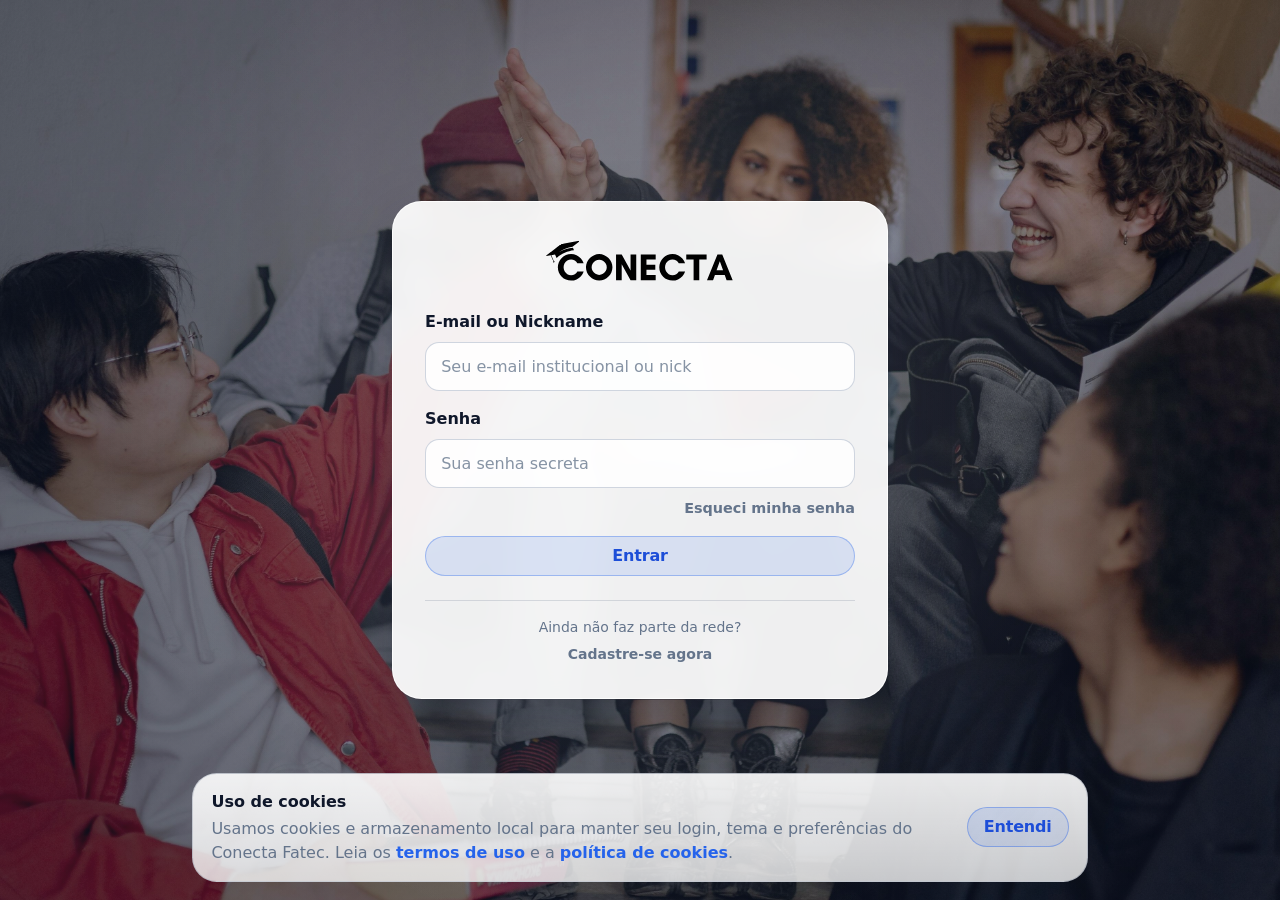
<file: pages/profileuser.html>
<!DOCTYPE html>
<html lang="pt-BR">
<head>
  <meta charset="UTF-8" />
  <meta name="viewport" content="width=device-width, initial-scale=1.0, maximum-scale=1.0, user-scalable=no" />
  <link rel="icon" href="../favicon.ico" sizes="any" />
  <link rel="icon" type="image/svg+xml" href="../assets/img/icon.svg" />
  <link rel="icon" type="image/png" sizes="32x32" href="../assets/img/icon-32x32.png" />
  <link rel="icon" type="image/png" sizes="16x16" href="../assets/img/icon-16x16.png" />
  <link rel="apple-touch-icon" sizes="180x180" href="../assets/img/apple-touch-icon.png" />
  <title>Conecta Fatec | Usuário</title>

  <meta name="apple-mobile-web-app-title" content="Conecta Fatec" />
  <meta name="application-name" content="Conecta Fatec" />
  <meta name="theme-color" content="#0f172a" />

  <script src="../assets/js/theme-boot.js"></script>

  <link href="https://cdn.jsdelivr.net/npm/bootstrap@5.3.3/dist/css/bootstrap.min.css" rel="stylesheet" />
  
  <link rel="stylesheet" href="../assets/css/assets/css/style.min.css" />

</head>
<body>

  <main class="feed-page">
    <div class="feed-layout">
<aside class="sidebar desktop-sidebar modern-sidebar">
  <a href="about.html" class="sidebar-logo">
      <img id="sidebarLogo" class="sidebar-logo-svg" src="../assets/img/logo-light.svg"
    data-logo-default="../assets/img/logo-light.svg" data-logo-light="../assets/img/logo-light.svg" data-logo-dark="../assets/img/logo-dark.svg" alt="Conecta Fatec" />
  </a>

  <nav class="sidebar-nav modern-nav">
    <a href="feed.html" class="sidebar-link">
      <svg class="nav-icon" viewBox="0 0 24 24" width="28" height="28" stroke="currentColor" stroke-width="2"
        fill="none" stroke-linecap="round" stroke-linejoin="round">
        <path d="M3 9l9-7 9 7v11a2 2 0 0 1-2 2H5a2 2 0 0 1-2-2z"></path>
        <polyline points="9 22 9 12 15 12 15 22"></polyline>
      </svg>
      <span>Feed</span>
    </a>
    <a href="communities.html" class="sidebar-link">
      <svg class="nav-icon" viewBox="0 0 24 24" width="28" height="28" stroke="currentColor" stroke-width="2"
        fill="none" stroke-linecap="round" stroke-linejoin="round">
        <path d="M17 21v-2a4 4 0 0 0-4-4H5a4 4 0 0 0-4 4v2"></path>
        <circle cx="9" cy="7" r="4"></circle>
        <path d="M23 21v-2a4 4 0 0 0-3-3.87"></path>
        <path d="M16 3.13a4 4 0 0 1 0 7.75"></path>
      </svg>
      <span>Comunidades</span>
    </a>
    <a href="friends.html" class="sidebar-link">
      <svg class="nav-icon" viewBox="0 0 24 24" width="28" height="28" stroke="currentColor" stroke-width="2"
        fill="none" stroke-linecap="round" stroke-linejoin="round">
        <path d="M16 21v-2a4 4 0 0 0-4-4H5a4 4 0 0 0-4 4v2"></path>
        <circle cx="8.5" cy="7" r="4"></circle>
        <line x1="20" y1="8" x2="20" y2="14"></line>
        <line x1="23" y1="11" x2="17" y2="11"></line>
      </svg>
      <span>Amizades</span>
    </a>
    <a href="notifications.html" class="sidebar-link">
  <svg class="nav-icon" viewBox="0 0 24 24" width="28" height="28" stroke="currentColor" stroke-width="2"
    fill="none" stroke-linecap="round" stroke-linejoin="round">
    <path d="M18 8A6 6 0 0 0 6 8c0 7-3 9-3 9h18s-3-2-3-9"></path>
    <path d="M13.73 21a2 2 0 0 1-3.46 0"></path>
  </svg>
  <span>Notificações</span>
  <span class="badge rounded-pill global-notif-badge" style="background-color: var(--primary-color); display: none; margin-left: auto;">0</span>
</a>
    <a href="settings.html" class="sidebar-link">
      <svg class="nav-icon" viewBox="0 0 24 24" width="28" height="28" fill="none" stroke="currentColor"
        stroke-width="2" stroke-linecap="round" stroke-linejoin="round">
        <path
          d="M12.22 2h-.44a2 2 0 0 0-2 2v.18a2 2 0 0 1-1 1.73l-.43.25a2 2 0 0 1-2 0l-.15-.08a2 2 0 0 0-2.73.73l-.22.38a2 2 0 0 0 .73 2.73l.15.1a2 2 0 0 1 1 1.72v.51a2 2 0 0 1-1 1.74l-.15.09a2 2 0 0 0-.73 2.73l.22.38a2 2 0 0 0 2.73.73l.15-.08a2 2 0 0 1 2 0l.43.25a2 2 0 0 1 1 1.73V20a2 2 0 0 0 2 2h.44a2 2 0 0 0 2-2v-.18a2 2 0 0 1 1-1.73l.43-.25a2 2 0 0 1 2 0l.15.08a2 2 0 0 0 2.73-.73l.22-.39a2 2 0 0 0-.73-2.73l-.15-.08a2 2 0 0 1-1-1.74v-.5a2 2 0 0 1 1-1.74l.15-.09a2 2 0 0 0 .73-2.73l-.22-.38a2 2 0 0 0-2.73-.73l-.15.08a2 2 0 0 1-2 0l-.43-.25a2 2 0 0 1-1-1.73V4a2 2 0 0 0-2-2z" />
        <circle cx="12" cy="12" r="3" />
      </svg>
      <span>Configurações</span>
    </a>
  </nav>
  <div class="sidebar-actions modern-sidebar-actions">
    <div class="user-menu-inline">
      <a class="logged-user user-menu-pill user-profile-link" href="profile.html" aria-label="Abrir perfil">
        <div class="user-info-wrapper">
        <div class="user-avatar" id="sidebar-avatar">--</div>
        <div class="user-details">
          <strong id="sidebar-name">Carregando...</strong>
          <span id="sidebar-username">@usuario</span>
        </div>
      </div>
      </a>
      <button class="user-options-btn" type="button" data-bs-toggle="dropdown" aria-expanded="false" aria-label="Abrir ações do perfil">
        <svg class="more-options-icon" viewBox="0 0 24 24" width="22" height="22" fill="currentColor">
        <circle cx="5" cy="12" r="2.2"></circle>
        <circle cx="12" cy="12" r="2.2"></circle>
        <circle cx="19" cy="12" r="2.2"></circle>
      </svg>
      </button>

    <ul class="dropdown-menu user-dropdown-menu shadow">
      <li>
        <a class="dropdown-item" href="profile.html">
          <svg viewBox="0 0 24 24" width="18" height="18" stroke="currentColor" stroke-width="2" fill="none"
            stroke-linecap="round" stroke-linejoin="round">
            <path d="M20 21v-2a4 4 0 0 0-4-4H8a4 4 0 0 0-4 4v2"></path>
            <circle cx="12" cy="7" r="4"></circle>
          </svg>
          Ver perfil
        </a>
      </li>
      <li>
        <hr class="dropdown-divider">
      </li>
      <li>
        <a class="dropdown-item text-danger" href="../index.html" onclick="localStorage.removeItem('access_token');">
          <svg viewBox="0 0 24 24" width="18" height="18" stroke="currentColor" stroke-width="2" fill="none"
            stroke-linecap="round" stroke-linejoin="round">
            <path d="M9 21H5a2 2 0 0 1-2-2V5a2 2 0 0 1 2-2h4"></path>
            <polyline points="16 17 21 12 16 7"></polyline>
            <line x1="21" y1="12" x2="9" y2="12"></line>
          </svg>
          Sair da conta
        </a>
      </li>
    </ul>
    </div>
  </div>
</aside>

      <section class="feed-content community-page-content">
        <header class="community-page-hero profile-hero-card public-profile-skeleton" id="public-profile-hero" aria-busy="true">
          <div class="profile-hero-layout">
            <button class="community-page-avatar profile-main-avatar profile-skeleton-avatar" id="public-avatar" type="button" data-photo-viewer="public-profile" aria-label="Abrir foto de perfil"><span class="profile-skeleton-dot" aria-hidden="true"></span></button>
            <div class="community-page-info profile-main-info">
              <span class="feed-kicker">Perfil de Usuário</span>
              <h1 id="public-name"><span class="profile-skeleton-line profile-skeleton-title" aria-hidden="true"></span></h1>
              <span id="public-nickname" class="nickname-badge"><span class="profile-skeleton-line profile-skeleton-chip" aria-hidden="true"></span></span>
              <div class="profile-stat-row">
                <span id="public-friends-count"><span class="profile-skeleton-line profile-skeleton-stat" aria-hidden="true"></span></span>
                <span id="public-posts-count"><span class="profile-skeleton-line profile-skeleton-stat" aria-hidden="true"></span></span>
              </div>
              <p id="public-course" class="profile-course-text"><span class="profile-skeleton-line profile-skeleton-text-md" aria-hidden="true"></span></p>
              <p id="public-bio" class="profile-bio-text"><span class="profile-skeleton-line profile-skeleton-text-lg" aria-hidden="true"></span></p>
            </div>
            <div class="profile-action-group" id="friendActionGroup">
              <button type="button" class="btn btn-primary" id="friendActionBtn" style="display:none;">Adicionar</button>
              <button type="button" class="btn btn-outline-danger" id="rejectFriendActionBtn" style="display:none;">Recusar amizade</button>
            </div>
          </div>
        </header>

        <div class="community-page-layout profile-page-layout">
          <section class="community-main profile-api-grid">
            <article class="profile-api-card">
              <div class="d-flex justify-content-between align-items-center mb-3 gap-3 flex-wrap">
                <h2 class="h5 fw-bold mb-0">Publicações</h2>
                <small class="text-muted">Clique em um post para abrir no feed ou na comunidade.</small>
              </div>
              <div id="public-posts-container" class="d-flex flex-column gap-3">
                <div class="profile-post-skeleton-card" aria-hidden="true">
                  <span class="profile-skeleton-avatar-sm"></span>
                  <span class="profile-post-skeleton-body">
                    <span class="profile-skeleton-line profile-skeleton-text-md"></span>
                    <span class="profile-skeleton-line profile-skeleton-text-sm"></span>
                    <span class="profile-skeleton-line profile-skeleton-text-lg"></span>
                  </span>
                </div>
                <div class="profile-post-skeleton-card" aria-hidden="true">
                  <span class="profile-skeleton-avatar-sm"></span>
                  <span class="profile-post-skeleton-body">
                    <span class="profile-skeleton-line profile-skeleton-text-md"></span>
                    <span class="profile-skeleton-line profile-skeleton-text-sm"></span>
                    <span class="profile-skeleton-line profile-skeleton-text-lg"></span>
                  </span>
                </div>
              </div>
            </article>
          </section>

          <aside class="community-side profile-side-stack">
            <section class="profile-api-card mb-3">
              <h2 class="h5 fw-bold mb-3">Comunidades</h2>
              <div id="public-communities-container" class="d-flex flex-column gap-2">
                <div class="profile-side-skeleton-item" aria-hidden="true"><span></span><div><b></b><small></small></div></div>
                <div class="profile-side-skeleton-item" aria-hidden="true"><span></span><div><b></b><small></small></div></div>
              </div>
            </section>
            <section class="profile-api-card">
              <h2 class="h5 fw-bold mb-3">Amizades</h2>
              <div id="public-friends-container" class="profile-friends-list">
                <div class="profile-side-skeleton-item" aria-hidden="true"><span></span><div><b></b><small></small></div></div>
                <div class="profile-side-skeleton-item" aria-hidden="true"><span></span><div><b></b><small></small></div></div>
              </div>
            </section>
          </aside>
        </div>
      </section>
    </div>
  </main>

  <script src="https://cdn.jsdelivr.net/npm/bootstrap@5.3.3/dist/js/bootstrap.bundle.min.js"></script>
  <script src="../assets/js/main.js"></script>
  <script src="../assets/js/post-ui.js"></script>
  <script src="../assets/js/profileuser.js"></script>
</body>
</html>
</file>
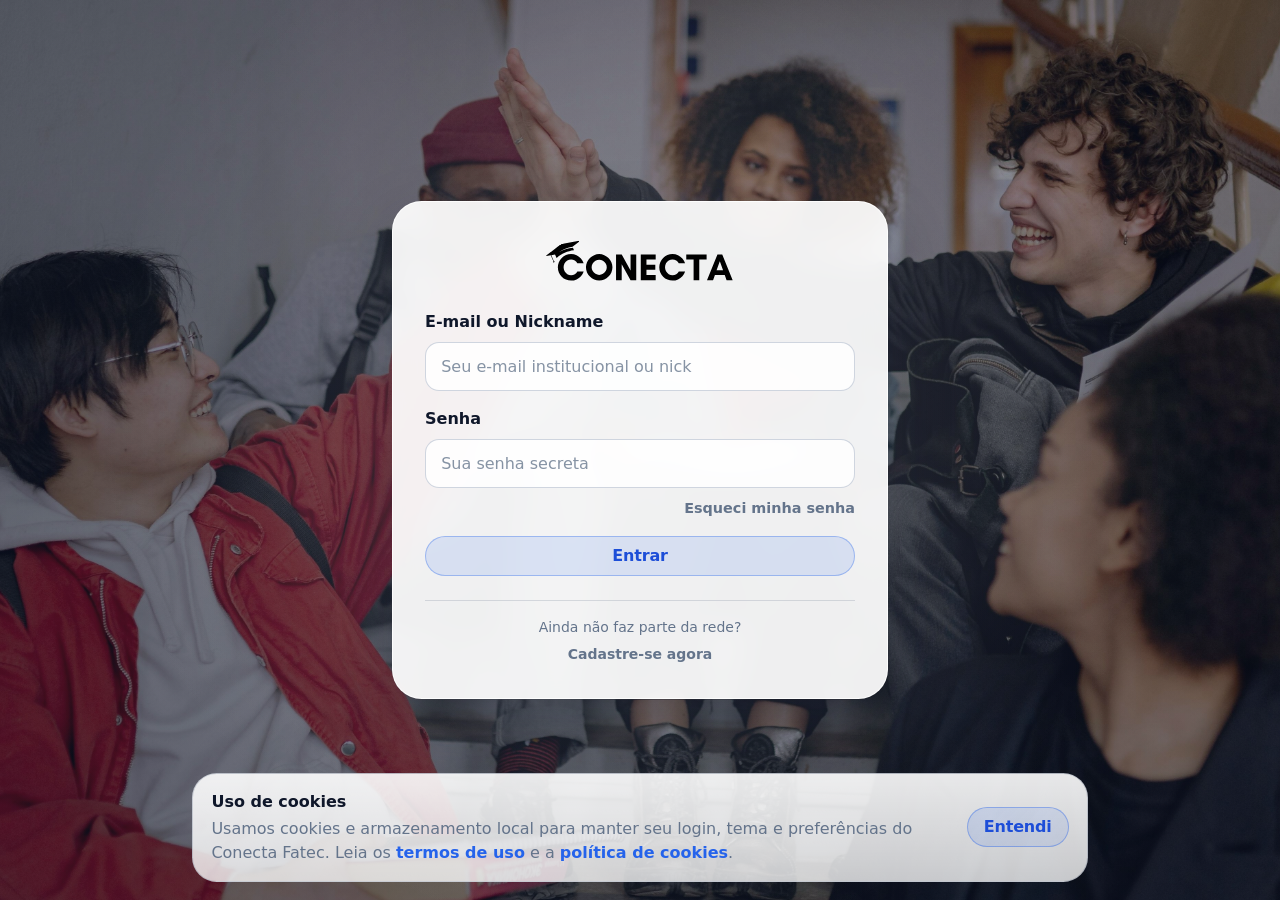
<file: pages/settings.html>
<!DOCTYPE html>
<html lang="pt-BR">

<head>
  <meta charset="UTF-8" />
  <meta name="viewport" content="width=device-width, initial-scale=1.0, maximum-scale=1.0, user-scalable=no" />
  <link rel="icon" href="../favicon.ico" sizes="any" />
  <link rel="icon" type="image/svg+xml" href="../assets/img/icon.svg" />
  <link rel="icon" type="image/png" sizes="32x32" href="../assets/img/icon-32x32.png" />
  <link rel="icon" type="image/png" sizes="16x16" href="../assets/img/icon-16x16.png" />
  <link rel="apple-touch-icon" sizes="180x180" href="../assets/img/apple-touch-icon.png" />
  <title>Conecta Fatec | Configurações</title>

  <meta name="apple-mobile-web-app-title" content="Conecta Fatec" />
  <meta name="application-name" content="Conecta Fatec" />
  <meta name="theme-color" content="#0f172a" />

  <script>
    /* Bloqueia páginas internas sem login em produção, mas evita erro de segurança ao testar pelo file://. */
    const isLocalPreview = window.location.protocol === 'file:';

    if (!isLocalPreview && !localStorage.getItem('access_token')) {
      window.location.href = '../index.html';
    }
  </script>

  <script src="../assets/js/theme-boot.js"></script>

  <link href="https://cdn.jsdelivr.net/npm/bootstrap@5.3.3/dist/css/bootstrap.min.css" rel="stylesheet" />
  
  <link rel="stylesheet" href="../assets/css/assets/css/style.min.css" />
</head>

<body>

  <main class="feed-page">
    <div class="feed-layout">
      <aside class="sidebar desktop-sidebar modern-sidebar">
        <a href="about.html" class="sidebar-logo">
          <img id="sidebarLogo" class="sidebar-logo-svg" src="../assets/img/logo-light.svg"
    data-logo-default="../assets/img/logo-light.svg" data-logo-light="../assets/img/logo-light.svg" data-logo-dark="../assets/img/logo-dark.svg" alt="Conecta Fatec" />
        </a>

        <nav class="sidebar-nav modern-nav">
          <a href="feed.html" class="sidebar-link">
            <svg class="nav-icon" viewBox="0 0 24 24" width="28" height="28" stroke="currentColor" stroke-width="2"
              fill="none" stroke-linecap="round" stroke-linejoin="round">
              <path d="M3 9l9-7 9 7v11a2 2 0 0 1-2 2H5a2 2 0 0 1-2-2z"></path>
              <polyline points="9 22 9 12 15 12 15 22"></polyline>
            </svg>
            <span>Feed</span>
          </a>
          <a href="communities.html" class="sidebar-link">
            <svg class="nav-icon" viewBox="0 0 24 24" width="28" height="28" stroke="currentColor" stroke-width="2"
              fill="none" stroke-linecap="round" stroke-linejoin="round">
              <path d="M17 21v-2a4 4 0 0 0-4-4H5a4 4 0 0 0-4 4v2"></path>
              <circle cx="9" cy="7" r="4"></circle>
              <path d="M23 21v-2a4 4 0 0 0-3-3.87"></path>
              <path d="M16 3.13a4 4 0 0 1 0 7.75"></path>
            </svg>
            <span>Comunidades</span>
          </a>
          <a href="friends.html" class="sidebar-link">
            <svg class="nav-icon" viewBox="0 0 24 24" width="28" height="28" stroke="currentColor" stroke-width="2"
              fill="none" stroke-linecap="round" stroke-linejoin="round">
              <path d="M16 21v-2a4 4 0 0 0-4-4H5a4 4 0 0 0-4 4v2"></path>
              <circle cx="8.5" cy="7" r="4"></circle>
              <line x1="20" y1="8" x2="20" y2="14"></line>
              <line x1="23" y1="11" x2="17" y2="11"></line>
            </svg>
            <span>Amizades</span>
          </a>
          <a href="notifications.html" class="sidebar-link">
  <svg class="nav-icon" viewBox="0 0 24 24" width="28" height="28" stroke="currentColor" stroke-width="2"
    fill="none" stroke-linecap="round" stroke-linejoin="round">
    <path d="M18 8A6 6 0 0 0 6 8c0 7-3 9-3 9h18s-3-2-3-9"></path>
    <path d="M13.73 21a2 2 0 0 1-3.46 0"></path>
  </svg>
  <span>Notificações</span>
  <span class="badge rounded-pill global-notif-badge" style="background-color: var(--primary-color); display: none; margin-left: auto;">0</span>
</a>
          <a href="settings.html" class="sidebar-link active">
            <svg class="nav-icon" viewBox="0 0 24 24" width="28" height="28" fill="none" stroke="currentColor"
              stroke-width="2" stroke-linecap="round" stroke-linejoin="round">
              <path
                d="M12.22 2h-.44a2 2 0 0 0-2 2v.18a2 2 0 0 1-1 1.73l-.43.25a2 2 0 0 1-2 0l-.15-.08a2 2 0 0 0-2.73.73l-.22.38a2 2 0 0 0 .73 2.73l.15.1a2 2 0 0 1 1 1.72v.51a2 2 0 0 1-1 1.74l-.15.09a2 2 0 0 0-.73 2.73l.22.38a2 2 0 0 0 2.73.73l.15-.08a2 2 0 0 1 2 0l.43.25a2 2 0 0 1 1 1.73V20a2 2 0 0 0 2 2h.44a2 2 0 0 0 2-2v-.18a2 2 0 0 1 1-1.73l.43-.25a2 2 0 0 1 2 0l.15.08a2 2 0 0 0 2.73-.73l.22-.39a2 2 0 0 0-.73-2.73l-.15-.08a2 2 0 0 1-1-1.74v-.5a2 2 0 0 1 1-1.74l.15-.09a2 2 0 0 0 .73-2.73l-.22-.38a2 2 0 0 0-2.73-.73l-.15.08a2 2 0 0 1-2 0l-.43-.25a2 2 0 0 1-1-1.73V4a2 2 0 0 0-2-2z" />
              <circle cx="12" cy="12" r="3" />
            </svg>
            <span>Configurações</span>
          </a>
        </nav>
        <div class="sidebar-actions modern-sidebar-actions">
          <div class="user-menu-inline">
      <a class="logged-user user-menu-pill user-profile-link" href="profile.html" aria-label="Abrir perfil">
        <div class="user-info-wrapper">
              <div class="user-avatar" id="sidebar-avatar">U</div>
              <div class="user-details">
                <strong id="sidebar-name">Carregando...</strong>
                <span id="sidebar-username">@usuario</span>
              </div>
            </div>
      </a>
      <button class="user-options-btn" type="button" data-bs-toggle="dropdown" aria-expanded="false" aria-label="Abrir ações do perfil">
        <svg class="more-options-icon" viewBox="0 0 24 24" width="22" height="22" fill="currentColor">
              <circle cx="5" cy="12" r="2.2"></circle>
              <circle cx="12" cy="12" r="2.2"></circle>
              <circle cx="19" cy="12" r="2.2"></circle>
            </svg>
      </button>

          <ul class="dropdown-menu user-dropdown-menu shadow">
            <li>
              <a class="dropdown-item" href="profile.html">
                <svg viewBox="0 0 24 24" width="18" height="18" stroke="currentColor" stroke-width="2" fill="none"
                  stroke-linecap="round" stroke-linejoin="round">
                  <path d="M20 21v-2a4 4 0 0 0-4-4H8a4 4 0 0 0-4 4v2"></path>
                  <circle cx="12" cy="7" r="4"></circle>
                </svg>
                Ver perfil
              </a>
            </li>
            <li>
              <hr class="dropdown-divider">
            </li>
            <li>
              <a class="dropdown-item text-danger" href="../index.html"
                onclick="localStorage.removeItem('access_token');">
                <svg viewBox="0 0 24 24" width="18" height="18" stroke="currentColor" stroke-width="2" fill="none"
                  stroke-linecap="round" stroke-linejoin="round">
                  <path d="M9 21H5a2 2 0 0 1-2-2V5a2 2 0 0 1 2-2h4"></path>
                  <polyline points="16 17 21 12 16 7"></polyline>
                  <line x1="21" y1="12" x2="9" y2="12"></line>
                </svg>
                Sair da conta
              </a>
            </li>
          </ul>
    </div>
        </div>
      </aside>

      <section class="feed-content">
        <header class="feed-header feed-hero">
          <div>
            <span class="feed-kicker">Preferências</span>
            <h1>Configurações</h1>
            <p>Personalize sua experiência visual, desempenho e dados da conta.</p>
          </div>
        </header>

        <section class="settings-layout">

          <article class="settings-card settings-appearance-card">
            <h2 class="settings-section-title">Aparência</h2>

            <div class="settings-group">
              <label class="settings-label">Tema do Site</label>
              <div class="theme-selector">
                <label class="theme-option">
                  <input type="radio" name="themeMode" value="light">
                  <div class="theme-card light-theme-card">Claro</div>
                </label>
                <label class="theme-option">
                  <input type="radio" name="themeMode" value="dark">
                  <div class="theme-card dark-theme-card">Escuro</div>
                </label>
                <label class="theme-option">
                  <input type="radio" name="themeMode" value="oled">
                  <div class="theme-card oled-theme-card">OLED</div>
                </label>
              </div>
            </div>

            <div class="settings-row">
              <div class="settings-group flex-grow-1">
                <label for="fontFamily" class="settings-label">Estilo da Fonte</label>
                <select id="fontFamily" class="form-select custom-input">
                  <option value="inter">Padrão (Inter)</option>
                  <option value="system">Sistema (Nativa)</option>
                  <option value="serif">Serifada</option>
                  <option value="mono">Monoespaçada</option>
                  <option value="rounded">Arredondada</option>
                </select>
              </div>
              <div class="settings-group flex-grow-1">
                <label for="fontSize" class="settings-label">Tamanho do Zoom</label>
                <select id="fontSize" class="form-select custom-input">
                  <option value="small">Pequeno</option>
                  <option value="normal">Normal</option>
                  <option value="large">Grande</option>
                  <option value="xlarge">Extra Grande</option>
                </select>
              </div>
            </div>
          </article>

          <article class="settings-card">
            <h2 class="settings-section-title">Desempenho e Acessibilidade</h2>
            <p class="settings-description">Otimize o site para o seu dispositivo.</p>

            <div class="settings-toggle-row">
              <div class="toggle-info">
                <strong>Animações da Interface</strong>
                <span>Ativa transições suaves e expansões pelo site.</span>
              </div>
              <label class="toggle-switch">
                <input type="checkbox" id="toggleAnimations">
                <span class="toggle-slider"></span>
              </label>
            </div>

            <hr class="settings-divider">

            <div class="settings-toggle-row">
              <div class="toggle-info">
                <strong>Reduzir Transparências</strong>
                <span>Desativa os efeitos de vidro (blur). Melhora consideravelmente o desempenho e o travamento em
                  computadores e celulares mais simples.</span>
              </div>
              <label class="toggle-switch">
                <input type="checkbox" id="toggleTransparency">
                <span class="toggle-slider"></span>
              </label>
            </div>
          </article>

          <article class="settings-card settings-account-card">
            <h2 class="settings-section-title">Conta e Privacidade</h2>

            <div class="settings-action-row d-flex flex-column gap-3 mt-3">
              <a href="about.html"
                class="btn btn-outline-secondary text-start w-100 fw-bold border-0 bg-transparent text-body">
                <svg viewBox="0 0 24 24" width="20" height="20" stroke="currentColor" stroke-width="2" fill="none"
                  stroke-linecap="round" stroke-linejoin="round" class="me-2">
                  <circle cx="12" cy="12" r="10"></circle>
                  <line x1="12" y1="16" x2="12" y2="12"></line>
                  <line x1="12" y1="8" x2="12.01" y2="8"></line>
                </svg>
                Sobre o Conecta Fatec
              </a>

              <button class="btn btn-outline-danger text-start w-100 fw-bold border-0 bg-transparent" type="button"
                data-logout>
                <svg viewBox="0 0 24 24" width="20" height="20" stroke="currentColor" stroke-width="2" fill="none"
                  stroke-linecap="round" stroke-linejoin="round" class="me-2">
                  <path d="M9 21H5a2 2 0 0 1-2-2V5a2 2 0 0 1 2-2h4"></path>
                  <polyline points="16 17 21 12 16 7"></polyline>
                  <line x1="21" y1="12" x2="9" y2="12"></line>
                </svg>
                Sair da conta
              </button>
            </div>
          </article>

        </section>
      </section>
    </div>
  </main>

  <script src="https://cdn.jsdelivr.net/npm/bootstrap@5.3.3/dist/js/bootstrap.bundle.min.js"></script>
  <script src="../assets/js/main.js"></script>

  <script>
    document.addEventListener('DOMContentLoaded', () => {
      const animToggle = document.getElementById('toggleAnimations');
      const transToggle = document.getElementById('toggleTransparency');

      if (animToggle) {
        animToggle.checked = localStorage.getItem('conecta_animations') !== 'disabled';
        animToggle.addEventListener('change', (event) => {
          const isEnabled = event.target.checked;
          localStorage.setItem('conecta_animations', isEnabled ? 'enabled' : 'disabled');
          document.body.classList.toggle('animations-enabled', isEnabled);
          document.body.classList.toggle('animations-disabled', !isEnabled);
        });
      }

      if (transToggle) {
        transToggle.checked = localStorage.getItem('conecta_reduce_transparency') === 'true';
        transToggle.addEventListener('change', (event) => {
          const isReduced = event.target.checked;
          localStorage.setItem('conecta_reduce_transparency', String(isReduced));
          document.body.classList.toggle('reduce-transparency', isReduced);
        });
      }
    });
  </script>
</body>

</html>
</file>
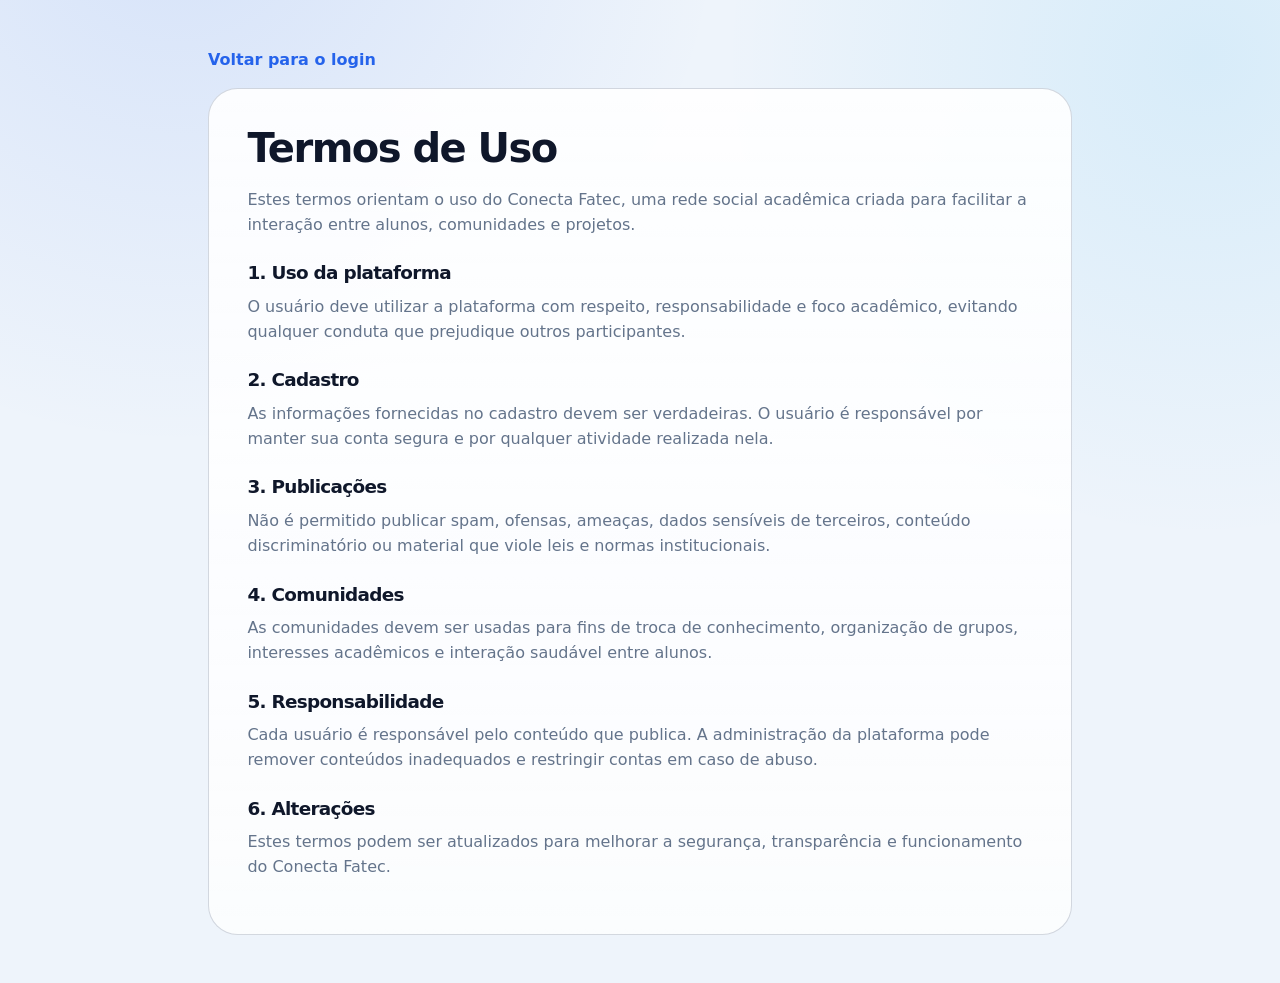
<file: pages/terms.html>
<!DOCTYPE html>
<html lang="pt-BR">
<head>
  <meta charset="UTF-8" />
  <meta name="viewport" content="width=device-width, initial-scale=1.0, maximum-scale=1.0, user-scalable=no" />
  <link rel="icon" href="../favicon.ico" sizes="any" />
  <link rel="icon" type="image/svg+xml" href="../assets/img/icon.svg" />
  <link rel="icon" type="image/png" sizes="32x32" href="../assets/img/icon-32x32.png" />
  <link rel="icon" type="image/png" sizes="16x16" href="../assets/img/icon-16x16.png" />
  <link rel="apple-touch-icon" sizes="180x180" href="../assets/img/apple-touch-icon.png" />
  <title>Conecta Fatec | Termos de Uso</title>

  <meta name="apple-mobile-web-app-title" content="Conecta Fatec" />
  <meta name="application-name" content="Conecta Fatec" />
  <meta name="theme-color" content="#0f172a" />

  <script src="../assets/js/theme-boot.js"></script>

  <link href="https://cdn.jsdelivr.net/npm/bootstrap@5.3.3/dist/css/bootstrap.min.css" rel="stylesheet" />
  <link rel="stylesheet" href="../assets/css/assets/css/style.min.css" />

<body>

  <main class="doc-page">
    <div class="doc-shell">
      <a href="#" class="doc-back-link" id="docBackLink">Voltar</a>

      <section class="doc-card">
        <h1>Termos de Uso</h1>

        <p>
          Estes termos orientam o uso do Conecta Fatec, uma rede social acadêmica criada para facilitar a interação entre alunos, comunidades e projetos.
        </p>

        <h2>1. Uso da plataforma</h2>
        <p>
          O usuário deve utilizar a plataforma com respeito, responsabilidade e foco acadêmico, evitando qualquer conduta que prejudique outros participantes.
        </p>

        <h2>2. Cadastro</h2>
        <p>
          As informações fornecidas no cadastro devem ser verdadeiras. O usuário é responsável por manter sua conta segura e por qualquer atividade realizada nela.
        </p>

        <h2>3. Publicações</h2>
        <p>
          Não é permitido publicar spam, ofensas, ameaças, dados sensíveis de terceiros, conteúdo discriminatório ou material que viole leis e normas institucionais.
        </p>

        <h2>4. Comunidades</h2>
        <p>
          As comunidades devem ser usadas para fins de troca de conhecimento, organização de grupos, interesses acadêmicos e interação saudável entre alunos.
        </p>

        <h2>5. Responsabilidade</h2>
        <p>
          Cada usuário é responsável pelo conteúdo que publica. A administração da plataforma pode remover conteúdos inadequados e restringir contas em caso de abuso.
        </p>

        <h2>6. Alterações</h2>
        <p>
          Estes termos podem ser atualizados para melhorar a segurança, transparência e funcionamento do Conecta Fatec.
        </p>
      </section>
    </div>
  </main>
  <script>
    document.addEventListener('DOMContentLoaded', () => {
      const link = document.getElementById('docBackLink');
      if (!link) return;

      const isLogged = Boolean(localStorage.getItem('access_token'));
      const params = new URLSearchParams(window.location.search);
      const from = params.get('from');

      if (isLogged && from === 'about') {
        link.href = 'about.html';
        link.textContent = 'Voltar para Sobre';
        return;
      }

      link.href = '../index.html';
      link.textContent = 'Voltar para o login';
    });
  </script>
</body>
</html>
</file>
<file: assets/css/assets/css/style.min.css>
:root,html.theme-light,body.theme-light{--app-font-family: -apple-system, BlinkMacSystemFont, "SF Pro Text", "SF Pro Display", "Segoe UI", Inter, system-ui, sans-serif;--app-font-size: 1rem;--app-text-scale: 1;--app-control-scale: 1;--weight-heading: 680;--weight-title: 620;--weight-strong: 560;--weight-medium: 500;--primary-color: #2563eb;--primary-strong: #1d4ed8;--primary-soft: rgba(37, 99, 235, 0.14);--danger-color: #dc2626;--danger-soft: rgba(220, 38, 38, 0.10);--success-color: #16a34a;--bg-color: #eef4fb;--bg-accent: rgba(37, 99, 235, 0.12);--surface-color: rgba(255, 255, 255, 0.70);--surface-solid: #ffffff;--surface-muted: rgba(248, 250, 252, 0.78);--surface-hover: rgba(37, 99, 235, 0.07);--post-surface: rgba(255, 255, 255, 0.46);--border-color: rgba(100, 116, 139, 0.28);--border-strong: rgba(37, 99, 235, 0.38);--line-color: rgba(100, 116, 139, 0.20);--text-color: #0f172a;--text-soft: #475569;--text-muted: #64748b;--glass-blur: 1.25rem;--radius-sm: 0.875rem;--radius-md: 1.125rem;--radius-lg: 1.55rem;--radius-xl: 1.85rem;--radius-pill: 62.5rem;--sidebar-width: 18%;--content-width: 82%;--page-pad: clamp(1.05rem, 2vw, 2rem);--section-gap: clamp(0.9rem, 1.5vw, 1.35rem);--card-gap: clamp(0.85rem, 1.3vw, 1.15rem);--hairline: 1px;--avatar-sidebar: 50px;--avatar-post: 50px;--avatar-comment: 36px;--avatar-card: 86px;--avatar-side: 58px;--avatar-profile: 148px;--avatar-community-page: 148px;--avatar-about: 56px;--bs-body-bg: var(--bg-color);--bs-body-color: var(--text-color);--bs-border-color: var(--border-color);color-scheme:light}html.theme-dark,body.theme-dark{--primary-color: #60a5fa;--primary-strong: #93c5fd;--primary-soft: rgba(96, 165, 250, 0.16);--danger-color: #fb7185;--danger-soft: rgba(251, 113, 133, 0.12);--success-color: #4ade80;--bg-color: #070c18;--bg-accent: rgba(96, 165, 250, 0.12);--surface-color: rgba(17, 25, 42, 0.72);--surface-solid: #0f172a;--surface-muted: rgba(15, 23, 42, 0.72);--surface-hover: rgba(96, 165, 250, 0.09);--post-surface: rgba(15, 23, 42, 0.42);--border-color: rgba(148, 163, 184, 0.23);--border-strong: rgba(96, 165, 250, 0.38);--line-color: rgba(148, 163, 184, 0.18);--text-color: #f8fafc;--text-soft: #e2e8f0;--text-muted: #cbd5e1;--bs-body-bg: var(--bg-color);--bs-body-color: var(--text-color);--bs-border-color: var(--border-color);color-scheme:dark}html.theme-oled,body.theme-oled{--primary-color: #1d9bf0;--primary-strong: #60a5fa;--primary-soft: rgba(29, 155, 240, 0.18);--danger-color: #f87171;--danger-soft: rgba(248, 113, 113, 0.14);--success-color: #22c55e;--bg-color: #000000;--bg-accent: rgba(29, 155, 240, 0.08);--surface-color: #080a0d;--surface-solid: #050608;--surface-muted: #101419;--surface-hover: #161b22;--post-surface: #0f1419;--border-color: #2f3336;--border-strong: rgba(29, 155, 240, 0.48);--line-color: #24282d;--text-color: #e7e9ea;--text-soft: #d7dbdf;--text-muted: #8b98a5;--input-bg: #101419;--input-border: #333639;--glass-blur: 0px;--bs-body-bg: var(--bg-color);--bs-body-color: var(--text-color);--bs-border-color: var(--border-color);color-scheme:dark}*{box-sizing:border-box}html{min-height:100%}body{min-height:100vh;margin:0;font-family:var(--app-font-family);font-size:var(--app-font-size);color:var(--text-color);background:radial-gradient(circle at 14% -10%, var(--bg-accent), transparent 34rem),radial-gradient(circle at 94% 6%, rgba(14, 165, 233, 0.1), transparent 30rem),linear-gradient(180deg, var(--bg-color), var(--bg-color));font-weight:400;text-rendering:optimizeLegibility;-webkit-font-smoothing:antialiased}html.theme-dark body,body.theme-dark{background:radial-gradient(circle at 14% -10%, rgba(37, 99, 235, 0.16), transparent 34rem),radial-gradient(circle at 94% 6%, rgba(14, 165, 233, 0.1), transparent 30rem),linear-gradient(180deg, #070c18, #0b1222 52%, #070c18)}a{color:inherit;text-decoration:none}a:hover{color:var(--primary-color)}button,input,textarea,select{font:inherit}button{cursor:pointer}button:disabled,.btn:disabled{cursor:not-allowed;opacity:.62}img,svg{max-width:100%}:where(button,.btn,a,input,textarea,select):focus-visible{outline:.18rem solid var(--primary-soft);outline-offset:.18rem}::-moz-placeholder{color:color-mix(in srgb, var(--text-muted) 78%, transparent) !important;opacity:1}::placeholder{color:color-mix(in srgb, var(--text-muted) 78%, transparent) !important;opacity:1}h1,h2,h3,h4,h5,h6,.feed-header h1,.community-page-info h1,.profile-main-info h1,.communities-hero-content>h1,.doc-card h1,.doc-card h2,.about-project-card h2,.about-resource-card h2{margin-top:0;color:var(--text-color);font-weight:var(--weight-heading);letter-spacing:-0.038em;line-height:1.08}.feed-header h1,.community-page-info h1,.profile-main-info h1,.communities-hero-content>h1{font-size:clamp(1.65rem*var(--app-text-scale),2.25vw*var(--app-text-scale),2.25rem*var(--app-text-scale))}.feed-control-text h2,.communities-section-header h2,.settings-card h2,.side-card-header h2,.profile-api-card h2,.community-create-card h2,.communities-summary-card h2,.about-dev-section h3,.community-side h2{margin:0;font-size:clamp(1rem*var(--app-text-scale),1.25vw*var(--app-text-scale),1.16rem*var(--app-text-scale));font-weight:var(--weight-strong);letter-spacing:-0.025em;line-height:1.25}p{margin-top:0}.feed-header p,.community-page-info p,.profile-bio,.profile-bio-text,.post-text,.comment-content,.comment-text-line,.communities-summary-card p,.communities-summary-text p,.community-create-box-text span,.community-card p,.friend-card-body p,.settings-card p,.about-project-card p,.about-resource-card p,.doc-card p,.doc-card li{color:var(--text-muted);line-height:1.6}.feed-kicker,.about-section-label,.community-card-tag{display:inline-flex;width:-moz-fit-content;width:fit-content;margin:0 0 .45rem;color:var(--primary-color);font-size:.74rem;font-weight:var(--weight-strong);letter-spacing:.085em;line-height:1.15;text-transform:uppercase}.post-author,.comment-author,.friend-card-name,.community-card h3,.side-community-item strong,.side-friend-item strong,.member-item strong,.logged-user strong,.login-feature-item strong,.community-create-box-text strong,.register-rules-box>strong{color:var(--text-color);font-weight:var(--weight-strong);letter-spacing:-0.016em}.post-username,.comment-username,.nickname-text,.nickname-badge,.profile-nickname,.comment-date,.community-page-meta span,.profile-stat-row span,.profile-stats span,.community-card-meta,.side-community-item span,.side-friend-item span,.member-item span,#sidebar-username{color:var(--text-muted) !important;font-weight:500}.text-primary-custom{color:var(--primary-color) !important}.text-danger{color:var(--danger-color) !important}.text-success{color:var(--success-color) !important}.text-muted,html.theme-dark .text-muted,body.theme-dark .text-muted{color:var(--text-muted) !important}.glass-surface,:where(.login-container,.settings-card,.profile-card,.profile-section,.profile-api-card,.profile-hero-card,.side-card,.feed-create-card,.feed-control-card,.communities-summary-card,.community-create-box,.community-create-card,.community-card,.friend-card,.post-modal-content,.cookie-banner,.notification-home-btn,.mobile-offcanvas,.about-project-card,.about-resource-card,.doc-card){background:var(--surface-color);border:var(--hairline) solid var(--border-color);box-shadow:none !important;backdrop-filter:blur(var(--glass-blur)) saturate(1.18);-webkit-backdrop-filter:blur(var(--glass-blur)) saturate(1.18)}@supports not ((backdrop-filter: blur(1rem)) or (-webkit-backdrop-filter: blur(1rem))){.glass-surface,:where(.login-container,.settings-card,.profile-card,.profile-section,.profile-api-card,.profile-hero-card,.side-card,.feed-create-card,.feed-control-card,.communities-summary-card,.community-create-box,.community-create-card,.community-card,.friend-card,.post-modal-content,.cookie-banner,.notification-home-btn,.mobile-offcanvas,.about-project-card,.about-resource-card,.doc-card,.sidebar){background:var(--surface-solid)}}.card,.modal-content,.offcanvas{background-color:var(--surface-color);color:var(--text-color);border-color:var(--border-color)}.border-top,.border-bottom{border-color:var(--line-color) !important}.api-empty-state,.comment-empty-state{width:100%;padding:.95rem 1rem;color:var(--text-muted);border:var(--hairline) dashed var(--border-color);border-radius:var(--radius-md);background:color-mix(in srgb, var(--surface-solid) 34%, transparent)}.form-control,.form-select,.custom-input,.community-form-area input,.community-form-area textarea,.community-form-area select,.settings-field select{width:100%;min-height:2.9rem;padding:.72rem .95rem;border:var(--hairline) solid var(--border-color) !important;border-radius:var(--radius-sm) !important;background:color-mix(in srgb, var(--surface-solid) 78%, transparent) !important;color:var(--text-color) !important;outline:0;box-shadow:none !important}textarea,.community-form-area textarea{resize:vertical}#editBio,#editCommunityBio,#communityBio{width:100% !important;height:150px !important;min-height:150px !important;max-height:150px !important;resize:none !important;overflow-y:auto}:where(.form-control,.form-select,.custom-input,.community-form-area input,.community-form-area textarea,.settings-field select):focus{border-color:var(--border-strong) !important;background:var(--surface-solid) !important;box-shadow:0 0 0 .18rem var(--primary-soft) !important}.community-form-area,.settings-field{display:flex;flex-direction:column;gap:.65rem}.community-form-area label,.settings-field label{color:var(--text-color);font-size:.92rem;font-weight:var(--weight-strong)}.community-form-area input[type=file]{padding:.65rem;cursor:pointer}html.theme-dark input[type=file]::file-selector-button,body.theme-dark input[type=file]::file-selector-button{color:#0f172a}html.theme-dark .btn-close,body.theme-dark .btn-close{filter:invert(1) grayscale(100%)}.btn-primary,.login-btn,.new-post-btn,.feed-hero-btn,.feed-create-card-btn,.modal-publish-btn,.cookie-accept-btn,.mobile-compose-fab,.community-create-box-btn,.community-card-btn,.friend-card-btn,.btn-outline-primary,.edit-profile-btn,.feed-tab.active,.about-resource-link{display:inline-flex;align-items:center;justify-content:center;gap:.42rem;min-height:calc(2.5rem*var(--app-control-scale));padding:calc(.62rem*var(--app-control-scale)) calc(1rem*var(--app-control-scale));border:var(--hairline) solid var(--border-strong) !important;border-radius:var(--radius-pill) !important;background:linear-gradient(135deg, var(--primary-soft), color-mix(in srgb, var(--primary-soft) 66%, transparent)) !important;color:var(--primary-strong) !important;font-weight:var(--weight-strong);letter-spacing:-0.012em;line-height:1;box-shadow:none !important;filter:none !important;white-space:nowrap}.btn-primary:hover,.login-btn:hover,.new-post-btn:hover,.feed-hero-btn:hover,.feed-create-card-btn:hover,.modal-publish-btn:hover,.cookie-accept-btn:hover,.mobile-compose-fab:hover,.community-create-box-btn:hover,.community-card-btn:hover,.friend-card-btn:hover,.btn-outline-primary:hover,.edit-profile-btn:hover,.feed-tab.active:hover,.about-resource-link:hover{color:var(--primary-strong) !important;border-color:var(--primary-color) !important;background:var(--primary-soft) !important;transform:translateY(-0.06rem)}.logout-btn,.settings-reset-btn,.modal-cancel-btn,.load-more-btn,.btn-secondary,.btn-outline-secondary,.btn-light,.feed-tab:not(.active){display:inline-flex;align-items:center;justify-content:center;gap:.42rem;min-height:calc(2.5rem*var(--app-control-scale));padding:calc(.62rem*var(--app-control-scale)) calc(1rem*var(--app-control-scale));border:var(--hairline) solid var(--border-color) !important;border-radius:var(--radius-pill) !important;background:color-mix(in srgb, var(--surface-solid) 38%, transparent) !important;color:var(--text-soft) !important;font-weight:var(--weight-strong);letter-spacing:-0.012em;line-height:1;box-shadow:none !important;white-space:nowrap}.logout-btn:hover,.settings-reset-btn:hover,.modal-cancel-btn:hover,.load-more-btn:hover,.btn-secondary:hover,.btn-outline-secondary:hover,.btn-light:hover,.feed-tab:not(.active):hover{background:var(--surface-hover) !important;color:var(--text-color) !important;border-color:color-mix(in srgb, var(--primary-color) 28%, var(--border-color)) !important;transform:translateY(-0.06rem)}.btn-outline-danger,.remove-friend-btn,.settings-logout-btn,.cancel-request-btn{display:inline-flex;align-items:center;justify-content:center;gap:.42rem;min-height:calc(2.5rem*var(--app-control-scale));padding:calc(.62rem*var(--app-control-scale)) calc(1rem*var(--app-control-scale));border:var(--hairline) solid color-mix(in srgb, var(--danger-color) 38%, transparent) !important;border-radius:var(--radius-pill) !important;background:var(--danger-soft) !important;color:var(--danger-color) !important;font-weight:var(--weight-strong);box-shadow:none !important;white-space:nowrap}.btn-outline-danger:hover,.remove-friend-btn:hover,.settings-logout-btn:hover,.cancel-request-btn:hover,.delete-action:hover{background:color-mix(in srgb, var(--danger-color) 15%, transparent) !important;color:var(--danger-color) !important;transform:translateY(-0.06rem)}.disabled-action-btn,.disabled-action-btn:hover{background:var(--surface-muted) !important;color:var(--text-muted) !important;cursor:default;transform:none}.logo-light{display:block}.logo-dark{display:none}html.theme-light .logo-light,body.theme-light .logo-light{display:block}html.theme-light .logo-dark,body.theme-light .logo-dark{display:none}html.theme-dark .logo-light,body.theme-dark .logo-light{display:none}html.theme-dark .logo-dark,body.theme-dark .logo-dark{display:block}.modern-sidebar{display:flex;flex-direction:column;align-items:flex-start;padding:1rem;background:rgba(0,0,0,0) !important;box-shadow:none !important;backdrop-filter:none !important;-webkit-backdrop-filter:none !important}.modern-sidebar .sidebar-logo{display:inline-flex;align-items:center;width:12.5rem;max-width:100%;min-height:2.25rem;margin-bottom:.5rem;padding-left:.8rem}.sidebar-logo-svg{display:block;width:100%;height:auto;max-height:2.15rem;-o-object-fit:contain;object-fit:contain}.modern-nav{width:100%;gap:.2rem}.modern-nav .sidebar-link{width:-moz-fit-content;width:fit-content;padding:.72rem 1.05rem .72rem .78rem;border-radius:9999px;font-size:1rem;font-weight:400;color:var(--text-color);display:flex;align-items:center;gap:.82rem;transition:background-color .2s ease,transform .1s ease}.modern-nav .sidebar-link .nav-icon{width:1.12em !important;height:1.12em !important;min-width:1.12em !important;flex:0 0 1.12em !important}.modern-nav .sidebar-link::before{display:none !important}.modern-nav .sidebar-link:hover{background:var(--surface-hover);transform:none !important}.modern-nav .sidebar-link.active{font-weight:700;background:var(--primary-soft) !important;color:var(--primary-strong) !important;transform:translateX(6px) !important}.modern-nav .sidebar-link.active .nav-icon{stroke-width:2.5}.modern-post-btn{width:90%;min-height:calc(3.2rem*var(--app-control-scale));border-radius:9999px !important;font-size:1rem;font-weight:var(--weight-strong);margin-top:1rem}.modern-sidebar-actions{width:100%;margin-top:auto;padding-bottom:1rem}.user-menu-inline{position:relative;display:flex;align-items:center;gap:.35rem;width:100%}.user-menu-pill{display:flex;align-items:center;width:100%;min-width:0;padding:.65rem;border:none !important;border-radius:9999px !important;background:rgba(0,0,0,0);text-align:left;transition:background-color .2s ease;cursor:pointer}.user-menu-pill:hover,.user-menu-pill:focus{background:var(--surface-hover) !important;color:var(--text-color);outline:none}.user-menu-pill .user-info-wrapper{display:flex;align-items:center;gap:.75rem;min-width:0}.user-menu-pill .user-details{display:flex;flex-direction:column;overflow:hidden}.user-menu-pill .user-details strong{font-size:.95rem;white-space:nowrap;text-overflow:ellipsis;overflow:hidden;color:var(--text-color)}.user-menu-pill .user-details span{font-size:.9rem;color:var(--text-muted) !important}.user-options-btn{display:inline-flex;align-items:center;justify-content:center;width:2.2rem;height:2.2rem;flex:0 0 2.2rem;border:none !important;border-radius:50%;background:rgba(0,0,0,0);color:var(--text-color);transition:background-color .2s ease,color .2s ease}.user-options-btn:hover,.user-options-btn:focus,.user-options-btn.show{background:var(--surface-hover) !important;color:var(--primary-color);outline:none}.user-options-btn .more-options-icon{width:1.1rem;height:1.1rem;flex-shrink:0}.sidebar-logo-img{width:180px;max-width:100%;height:auto;-o-object-fit:contain;object-fit:contain}.modern-sidebar-actions{position:relative;width:100%;margin-top:auto;padding-bottom:1rem}@keyframes balloonPopUp{0%{opacity:0;transform:translateY(10px) scale(0.95)}100%{opacity:1;transform:translateY(0) scale(1)}}.user-dropdown-menu{position:absolute !important;bottom:calc(100% + .5rem) !important;top:auto !important;left:0 !important;margin:0 !important;width:100%;min-width:min(15rem,100%);padding:.5rem;border:var(--hairline) solid var(--border-color);border-radius:var(--radius-lg);background:var(--surface-color);backdrop-filter:blur(var(--glass-blur)) saturate(1.2);-webkit-backdrop-filter:blur(var(--glass-blur)) saturate(1.2);transform-origin:bottom center;animation:balloonPopUp .2s cubic-bezier(0.16, 1, 0.3, 1) forwards}.user-dropdown-menu .dropdown-divider{border-color:var(--line-color);margin:.4rem 0}.user-dropdown-menu .dropdown-item{display:flex;align-items:center;gap:.65rem;padding:.65rem 1rem;border-radius:var(--radius-sm);color:var(--text-color);font-weight:500;transition:background-color .2s ease,color .2s ease}.user-dropdown-menu .dropdown-item:hover,.user-dropdown-menu .dropdown-item:focus{background-color:var(--surface-hover);color:var(--text-color)}.user-dropdown-menu .dropdown-item.text-danger:hover{background-color:var(--danger-soft) !important;color:var(--danger-color) !important}.user-options-btn.show .more-options-icon{color:var(--primary-color)}.user-dropdown-menu .dropdown-item:hover,.user-dropdown-menu .dropdown-item:focus{background-color:var(--surface-hover);color:var(--text-color)}.user-dropdown-menu .dropdown-item.text-danger:hover{background-color:var(--danger-soft) !important;color:var(--danger-color) !important}@media(max-width: 62rem){.modern-sidebar{align-items:center;padding:1.5rem .5rem}.modern-sidebar .sidebar-logo{padding-left:0;width:2.5rem;min-height:2.5rem;overflow:hidden;display:flex;justify-content:center}.modern-sidebar .sidebar-logo .sidebar-logo-svg{width:10.5rem;max-width:none;height:auto}.modern-nav .sidebar-link{padding:.78rem;justify-content:center}.modern-nav .sidebar-link span{display:none}.modern-post-btn{width:3.5rem;height:3.5rem;min-height:auto;padding:0 !important;display:flex;justify-content:center;align-items:center}.modern-post-btn .btn-text{display:none}.modern-post-btn .btn-icon{display:block !important}.user-menu-pill{padding:.5rem;justify-content:center}.user-menu-pill .user-details,.user-menu-pill .more-options-icon{display:none}}.user-avatar,.comment-avatar,.profile-avatar,.profile-main-avatar,.community-card-avatar,.community-page-avatar,.side-community-avatar,.side-friend-avatar,.friend-card-avatar,.about-dev-avatar,#sidebar-avatar{position:relative !important;display:inline-flex !important;align-items:center !important;justify-content:center !important;flex:0 0 auto !important;overflow:hidden !important;aspect-ratio:1/1 !important;color:#fff;background:linear-gradient(135deg, #2563eb, #0ea5e9);font-weight:var(--weight-strong);letter-spacing:-0.03em;line-height:1;box-shadow:none !important}.user-avatar,.comment-avatar,.profile-avatar,.side-friend-avatar,.friend-card-avatar,.about-dev-avatar,#sidebar-avatar{border-radius:var(--radius-pill)}.profile-main-avatar,.community-card-avatar,.side-community-avatar,.community-page-avatar{border-radius:var(--radius-md)}.user-avatar{width:var(--avatar-post) !important;height:var(--avatar-post) !important;min-width:var(--avatar-post) !important}.comment-avatar,.comment-avatar-small{width:var(--avatar-comment) !important;height:var(--avatar-comment) !important;min-width:var(--avatar-comment) !important}#sidebar-avatar,.logged-user .user-avatar{width:var(--avatar-sidebar) !important;height:var(--avatar-sidebar) !important;min-width:var(--avatar-sidebar) !important}.community-card-avatar,.friend-card-avatar{width:var(--avatar-card) !important;height:var(--avatar-card) !important;min-width:var(--avatar-card) !important}.side-community-avatar,.side-friend-avatar{width:var(--avatar-side) !important;height:var(--avatar-side) !important;min-width:var(--avatar-side) !important}.profile-avatar,.profile-main-avatar{width:var(--avatar-profile) !important;height:var(--avatar-profile) !important;min-width:var(--avatar-profile) !important}.community-page-avatar{width:var(--avatar-community-page) !important;height:var(--avatar-community-page) !important;min-width:var(--avatar-community-page) !important}.about-dev-avatar{width:var(--avatar-about) !important;height:var(--avatar-about) !important;min-width:var(--avatar-about) !important}.profile-main-avatar{cursor:pointer}.profile-main-avatar:hover{transform:translateY(-0.1rem) scale(1.01)}.user-avatar,.comment-avatar,.comment-avatar-small,.profile-avatar,.profile-main-avatar,.community-card-avatar,.community-page-avatar,.side-community-avatar,.side-friend-avatar,.friend-card-avatar,.about-dev-avatar,#sidebar-avatar,#profile-avatar,#public-avatar,#post-input-avatar{border:.125rem solid var(--primary-color) !important}.avatar-link{display:inline-flex;flex:0 0 auto !important;min-width:0 !important}.user-avatar img,.comment-avatar img,.profile-avatar img,.profile-main-avatar img,.community-card-avatar img,.community-page-avatar img,.side-community-avatar img,.side-friend-avatar img,.friend-card-avatar img,.about-dev-avatar img,#sidebar-avatar img,.has-image img,.user-avatar.has-image img,.comment-avatar.has-image img,.community-card-avatar.has-image img,.community-page-avatar.has-image img,.friend-card-avatar.has-image img,.side-community-avatar.has-image img,.side-friend-avatar.has-image img,.profile-avatar.has-image img,.profile-main-avatar.has-image img,.about-dev-avatar.has-image img{position:absolute !important;inset:0 !important;display:block !important;width:100% !important;height:100% !important;min-width:100% !important;min-height:100% !important;max-width:none !important;max-height:none !important;-o-object-fit:cover !important;object-fit:cover !important;-o-object-position:center !important;object-position:center !important}.static-avatar,.static-avatar-blue,.static-avatar-green,.static-avatar-purple,.static-avatar-orange,.static-avatar-red,.static-avatar-indigo,.static-avatar-teal,.static-avatar-pink,.static-avatar-gray,.static-avatar-yellow,.static-avatar-brown,.user-avatar-alt{background:linear-gradient(135deg, #2563eb, #0ea5e9) !important}#profile-friends-container .side-community-avatar,#public-friends-container .side-community-avatar,.side-friend-avatar{border-radius:var(--radius-pill) !important}#profile-communities-container .side-community-avatar,#public-communities-container .side-community-avatar,#community-members-list .side-community-avatar,.side-community-avatar{border-radius:var(--radius-sm) !important}.friend-card-avatar{border-radius:var(--radius-pill) !important}.community-card-avatar,.community-page-avatar{border-radius:var(--radius-md) !important}html:has(.login-page),body:has(.login-page){width:100%;height:100%;min-height:100%;overflow:hidden;background:#020617}body:has(.login-page){margin:0}.login-page{--primary-color: #2563eb;--primary-strong: #1d4ed8;--primary-soft: rgba(37, 99, 235, 0.13);--surface-color: rgba(255, 255, 255, 0.74);--surface-solid: rgba(255, 255, 255, 0.94);--surface-muted: rgba(248, 250, 252, 0.82);--surface-hover: rgba(37, 99, 235, 0.08);--border-color: rgba(148, 163, 184, 0.38);--border-strong: rgba(37, 99, 235, 0.42);--line-color: rgba(100, 116, 139, 0.22);--text-color: #0f172a;--text-soft: #334155;--text-muted: #64748b;position:relative;isolation:isolate;display:grid;place-items:center;width:100%;height:100vh;height:100dvh;min-height:100vh;min-height:100dvh;max-height:100vh;max-height:100dvh;padding:clamp(1rem,4vw,3rem);overflow:hidden;color:var(--text-color);background:linear-gradient(135deg, rgba(15, 23, 42, 0.48), rgba(15, 23, 42, 0.22)),url("../../../img/login-desktop.jpg") center/cover no-repeat}.login-page::before{content:"";position:absolute;inset:0;z-index:-1;background:radial-gradient(circle at 50% 45%, rgba(255, 255, 255, 0.18), transparent 34rem),linear-gradient(180deg, rgba(15, 23, 42, 0.12), rgba(15, 23, 42, 0.36));pointer-events:none}.login-shell{position:relative;z-index:1;display:flex;justify-content:center;width:min(92%,34rem);margin-inline:auto}.login-container{width:100%;max-width:31rem;padding:clamp(1.35rem,5vw,2rem) !important;border:var(--hairline) solid hsla(0,0%,100%,.48) !important;border-radius:var(--radius-xl) !important;background:hsla(0,0%,100%,.72) !important;color:var(--text-color);box-shadow:0 1.5rem 4rem rgba(15,23,42,.22) !important;backdrop-filter:blur(1.35rem) saturate(1.2);-webkit-backdrop-filter:blur(1.35rem) saturate(1.2)}.login-card-brand{display:flex;justify-content:center;margin-bottom:1.35rem}.login-card-logo{display:block;width:min(78%,17rem);height:auto;margin-inline:auto}.login-page .form-label,.login-page .small{color:var(--text-color) !important}.login-page .small{color:var(--text-muted) !important}.login-page .custom-input,.login-page .form-control{border-color:rgba(148,163,184,.44) !important;background:hsla(0,0%,100%,.72) !important;color:var(--text-color) !important}.login-page .custom-input:focus,.login-page .form-control:focus{border-color:var(--border-strong) !important;background:hsla(0,0%,100%,.92) !important;box-shadow:0 0 0 .18rem rgba(37,99,235,.12) !important}.login-page .border-top{border-color:rgba(100,116,139,.22) !important}.login-page .login-btn{background:rgba(37,99,235,.12) !important;color:var(--primary-strong) !important;border-color:rgba(37,99,235,.34) !important}.login-page .login-btn:hover{background:rgba(37,99,235,.18) !important;border-color:rgba(37,99,235,.48) !important;color:var(--primary-strong) !important;transform:translateY(-0.06rem)}#registerModal{color-scheme:light;--primary-color: #2563eb;--primary-strong: #1d4ed8;--primary-soft: rgba(37, 99, 235, 0.14);--register-text: #0f172a;--register-soft: #334155;--register-muted: #64748b;--register-border: rgba(148, 163, 184, 0.34);--register-line: rgba(100, 116, 139, 0.18);--register-field: rgba(255, 255, 255, 0.9);--register-field-focus: rgba(255, 255, 255, 0.98);color:var(--register-text) !important}#registerModal .modal-dialog{filter:drop-shadow(0 1.5rem 3rem rgba(15, 23, 42, 0.34))}#registerModal .modal-content,#registerModal .post-modal-content{overflow:hidden;border:var(--hairline) solid hsla(0,0%,100%,.72) !important;border-radius:var(--radius-xl) !important;background:linear-gradient(135deg, rgba(255, 255, 255, 0.94), rgba(255, 255, 255, 0.86)) !important;color:var(--register-text) !important;box-shadow:inset 0 1px 0 hsla(0,0%,100%,.82),0 1.5rem 4rem rgba(15,23,42,.3) !important;backdrop-filter:blur(1.15rem) saturate(1.12);-webkit-backdrop-filter:blur(1.15rem) saturate(1.12)}#registerModal .modal-header,#registerModal .modal-body,#registerModal .modal-footer,#registerModal .post-modal-header,#registerModal .post-modal-body,#registerModal .post-modal-footer{background:rgba(0,0,0,0) !important;color:var(--register-text) !important}#registerModal .modal-header,#registerModal .post-modal-header{border-bottom:var(--hairline) solid var(--register-line) !important}#registerModal .modal-footer,#registerModal .post-modal-footer{border-top:var(--hairline) solid var(--register-line) !important}#registerModal h1,#registerModal h2,#registerModal h3,#registerModal h4,#registerModal h5,#registerModal h6,#registerModal label,#registerModal strong,#registerModal .modal-title,#registerModal .register-email-preview{color:var(--register-text) !important}#registerModal p,#registerModal span,#registerModal li,#registerModal .small,#registerModal .register-step-hint,#registerModal .register-rules-check span{color:var(--register-muted) !important}#registerModal .btn-close{filter:none !important;opacity:.72}.register-steps{display:grid;grid-template-columns:repeat(3, minmax(0, 1fr));gap:.5rem;margin-bottom:1rem}#registerModal .register-steps span{display:inline-flex;align-items:center;justify-content:center;min-height:2rem;padding:.45rem .55rem;border:var(--hairline) solid rgba(148,163,184,.32) !important;border-radius:var(--radius-pill);background:hsla(0,0%,100%,.72) !important;color:var(--register-muted) !important;font-size:.78rem;font-weight:var(--weight-strong);line-height:1;text-align:center}#registerModal .register-steps span.active,#registerModal .register-steps span.completed{border-color:rgba(37,99,235,.38) !important;background:rgba(37,99,235,.12) !important;color:var(--primary-strong) !important}#registerModal .register-step-panel,#registerModal .register-rules-box{border:var(--hairline) solid hsla(0,0%,100%,.68) !important;border-radius:var(--radius-lg);background:linear-gradient(135deg, rgba(255, 255, 255, 0.84), rgba(255, 255, 255, 0.7)) !important;color:var(--register-text) !important;backdrop-filter:blur(0.75rem) saturate(1.08);-webkit-backdrop-filter:blur(0.75rem) saturate(1.08)}#registerModal .register-step-panel{padding:1rem}#registerModal .register-step-panel[hidden]{display:none !important}#registerModal .community-form-area{padding:0 !important;border:0 !important;background:rgba(0,0,0,0) !important;color:var(--register-text) !important;backdrop-filter:none !important;-webkit-backdrop-filter:none !important}#registerModal input,#registerModal textarea,#registerModal select,#registerModal .form-control,#registerModal .form-select,#registerModal .custom-input{border:var(--hairline) solid var(--register-border) !important;background:var(--register-field) !important;color:var(--register-text) !important;box-shadow:none !important}#registerModal input::-moz-placeholder, #registerModal textarea::-moz-placeholder{color:#94a3b8 !important;opacity:1}#registerModal input::placeholder,#registerModal textarea::placeholder{color:#94a3b8 !important;opacity:1}#registerModal input:focus,#registerModal textarea:focus,#registerModal select:focus,#registerModal .form-control:focus,#registerModal .form-select:focus,#registerModal .custom-input:focus{border-color:rgba(37,99,235,.44) !important;background:var(--register-field-focus) !important;color:var(--register-text) !important;box-shadow:0 0 0 .18rem rgba(37,99,235,.12) !important}#registerModal input:disabled,#registerModal input[readonly],#registerModal textarea:disabled,#registerModal select:disabled,#registerModal #regVerifiedEmail{background:rgba(241,245,249,.88) !important;color:var(--register-muted) !important;opacity:1 !important;cursor:not-allowed}.register-rules-box{padding:1rem}.register-rules-box>strong{display:block;margin-bottom:.55rem}.register-rules-box ul{margin:0 0 .9rem 1.05rem;padding:0;color:var(--register-muted);font-size:.9rem;line-height:1.55}.register-rules-check{display:flex;align-items:flex-start;gap:.7rem;padding-top:.75rem;border-top:var(--hairline) solid var(--register-line) !important;color:var(--register-text);cursor:pointer}.register-rules-check input[type=checkbox]{width:1.125rem !important;min-width:1.125rem !important;height:1.125rem !important;min-height:1.125rem !important;padding:0 !important;margin:.18rem 0 0 !important;-moz-appearance:auto !important;appearance:auto !important;-webkit-appearance:checkbox !important;background:#fff !important;accent-color:var(--primary-color);box-shadow:none !important}.register-rules-check span{flex:1;font-size:.9rem;line-height:1.42}.register-rules-check a,.cookie-banner a{color:var(--primary-color);font-weight:var(--weight-strong)}.register-rules-check a:hover,.cookie-banner a:hover{text-decoration:none}.register-step-hint{margin:0 0 1rem;color:var(--register-muted);font-size:.92rem;line-height:1.5}.register-email-preview{color:var(--register-text);font-weight:var(--weight-strong)}.register-inline-actions{align-items:center;flex-wrap:wrap;gap:.65rem;margin-top:.75rem}.register-text-btn{display:inline-flex;align-items:center;width:-moz-fit-content;width:fit-content;min-height:auto;padding:0;border:0;background:rgba(0,0,0,0);color:var(--primary-color);font-size:.9rem;font-weight:var(--weight-strong);line-height:1.3}.register-text-btn:hover{text-decoration:none}#registerModal .modal-cancel-btn{border-color:rgba(148,163,184,.38) !important;background:hsla(0,0%,100%,.76) !important;color:var(--register-soft) !important}#registerModal .modal-publish-btn{border-color:rgba(37,99,235,.38) !important;background:rgba(37,99,235,.12) !important;color:var(--primary-strong) !important}#registerModal .modal-cancel-btn:hover,#registerModal .modal-publish-btn:hover{transform:translateY(-0.04rem)}#registerModal .text-danger{color:#dc2626 !important}#registerModal .text-success{color:#16a34a !important}.cookie-banner{position:fixed;inset:auto 2% 2%;z-index:1080;display:flex;align-items:center;justify-content:space-between;gap:1rem;width:min(96%,56rem);margin:auto;padding:1rem 1.15rem;border-radius:var(--radius-lg)}.cookie-banner p{margin:.2rem 0 0;color:var(--text-muted)}.cookie-accept-btn{white-space:nowrap}.feed-page{min-height:100vh}.feed-layout{display:grid;grid-template-columns:var(--sidebar-width) minmax(0, var(--content-width));width:100%;min-height:100vh;margin:0 auto}.feed-content,.communities-content,.friends-content,.community-page-content{min-width:0;min-height:100vh;border-inline:var(--hairline) solid var(--line-color);background:color-mix(in srgb, var(--surface-solid) 13%, transparent)}.sidebar{position:sticky;top:0;align-self:start;display:flex;flex-direction:column;gap:1.1rem;min-height:100vh;padding:1.4rem 1rem;border-right:var(--hairline) solid var(--line-color);background:color-mix(in srgb, var(--surface-solid) 46%, transparent);backdrop-filter:blur(var(--glass-blur));-webkit-backdrop-filter:blur(var(--glass-blur))}.sidebar-nav,.mobile-nav{display:flex;flex-direction:column;gap:.28rem}.sidebar-link{position:relative;display:flex;align-items:center;min-height:2.65rem;padding:.58rem .85rem .58rem 1rem;border-radius:var(--radius-sm);color:var(--text-muted);font-weight:var(--weight-strong);letter-spacing:-0.012em}.sidebar-link::before{content:"";position:absolute;left:.38rem;top:31%;bottom:31%;width:.18rem;border-radius:var(--radius-pill);background:rgba(0,0,0,0)}.sidebar-link:hover{background:var(--surface-hover);color:var(--text-color);transform:translateX(0.06rem)}.sidebar-link.active{background:var(--primary-soft);color:var(--primary-strong)}.sidebar-link.active::before{background:var(--primary-color)}.new-post-btn{width:100%;white-space:normal}.sidebar-actions{display:flex;flex-direction:column;gap:.75rem;margin-top:auto}.logged-user{display:flex;align-items:center;gap:.65rem;min-width:0;padding:.45rem;border-radius:var(--radius-md);color:var(--text-color)}.logged-user:hover{background:var(--surface-hover);color:var(--text-color)}.logged-user span,#sidebar-username{display:block;color:var(--primary-color) !important;font-size:.84rem}.mobile-topbar,.mobile-offcanvas,.mobile-bottom-nav,.mobile-compose-fab{display:none}.mobile-topbar{position:sticky;top:0;z-index:20;align-items:center;justify-content:space-between;padding:.75rem 1rem;border-bottom:var(--hairline) solid var(--line-color);background:var(--surface-color);backdrop-filter:blur(var(--glass-blur));-webkit-backdrop-filter:blur(var(--glass-blur))}.mobile-menu-btn,.theme-toggle-btn{width:2.75rem;height:2.75rem;border:var(--hairline) solid var(--border-color);border-radius:var(--radius-sm);background:var(--surface-color);color:var(--text-color);display:inline-flex;align-items:center;justify-content:center;padding:0;font-size:1.25rem}.mobile-offcanvas{width:min(84vw,20rem);color:var(--text-color)}.mobile-offcanvas .offcanvas-header{padding:1.125rem;border-bottom:var(--hairline) solid var(--line-color)}.mobile-offcanvas .offcanvas-title{font-size:1.15rem;font-weight:var(--weight-heading)}.mobile-offcanvas .offcanvas-body{padding:1.125rem}.mobile-new-post-btn,.mobile-logged-user,.mobile-theme-btn{margin-top:1.125rem}.mobile-theme-btn{width:100%;border:var(--hairline) solid var(--border-color);border-radius:var(--radius-pill);background:var(--surface-color);color:var(--text-color);font-weight:var(--weight-strong);padding:.75rem 1rem;display:flex;align-items:center;justify-content:space-between}.feed-header,.feed-hero,.communities-hero,.community-page-hero{padding:var(--page-pad);border-bottom:var(--hairline) solid var(--line-color)}.feed-hero,.feed-hero-actions{display:flex;align-items:center;justify-content:space-between;gap:1rem}.feed-header h1,.communities-hero-content>h1,.community-page-info h1,.profile-main-info h1{margin:0 0 .55rem !important}.feed-header p,.communities-hero-content>p,.community-page-info p{margin:0}.notification-home-btn{display:inline-flex;align-items:center;gap:.55rem;padding:.65rem .95rem;border-radius:var(--radius-pill);color:var(--text-color);font-weight:var(--weight-strong)}.notification-home-btn strong{display:inline-grid;place-items:center;min-width:1.45rem;min-height:1.45rem;padding:0 .35rem;border-radius:var(--radius-pill);background:var(--primary-soft);color:var(--primary-strong)}.feed-control-card{display:flex;align-items:center;justify-content:space-between;gap:1rem;margin:0;padding:.95rem var(--page-pad);border-width:0 0 var(--hairline);border-radius:0}.feed-control-text p,.communities-section-header p{margin:.18rem 0 0;color:var(--text-muted)}.feed-tabs{display:inline-flex;gap:.35rem}.feed-tab{border:0;color:var(--text-muted)}.feed-tab-content{padding:0}.feed-create-card{display:grid;grid-template-columns:minmax(0, 1fr) auto;align-items:center;gap:1rem;margin:0;padding:1rem var(--page-pad);border-width:0 0 var(--hairline);border-radius:0;cursor:pointer}.feed-create-card:hover{background:var(--surface-hover)}.feed-create-card-text{display:flex;flex-direction:column;gap:.1rem;min-width:0}.feed-create-card-text span{color:var(--text-muted);font-size:.93rem}.posts-list,#posts-container,#feed-posts-container,#general-posts-container,#friends-posts-container,#profile-posts-container,#public-posts-container,#community-posts-container,#community-posts-list{display:grid !important;gap:var(--card-gap) !important}.feed-tab-content :is(.posts-list,#posts-container,#feed-posts-container,#general-posts-container,#friends-posts-container),.feed-content>:is(.posts-list,#posts-container,#feed-posts-container,#general-posts-container,#friends-posts-container){padding:1rem 2% 2rem !important}.profile-main :is(#profile-posts-container,#public-posts-container,.posts-list),.community-main :is(#community-posts-container,#community-posts-list,.posts-list){padding-top:.95rem !important}.post-card,.profile-post-card,.profile-post-item,#posts-container>*,#feed-posts-container>*,#general-posts-container>*,#friends-posts-container>*,#profile-posts-container>*,#public-posts-container>*,#community-posts-container>*,#community-posts-list>*{display:flex;align-items:flex-start;gap:var(--card-gap) !important;width:100%;min-width:0;margin:0 !important;padding:clamp(.95rem,1.3vw,1.15rem) !important;border:var(--hairline) solid var(--border-color) !important;border-radius:1.25rem !important;background:var(--post-surface) !important;box-shadow:none !important}.post-card:hover,.profile-post-card:hover,.profile-post-item:hover,#posts-container>*:hover,#feed-posts-container>*:hover,#general-posts-container>*:hover,#friends-posts-container>*:hover,#profile-posts-container>*:hover,#public-posts-container>*:hover,#community-posts-container>*:hover,#community-posts-list>*:hover{border-color:color-mix(in srgb, var(--primary-color) 32%, var(--border-color)) !important;background:color-mix(in srgb, var(--surface-hover) 80%, transparent) !important;transform:translateY(-0.04rem)}.post-card-highlight{outline:.125rem solid var(--primary-soft);outline-offset:-0.125rem}.post-body{display:flex;flex-direction:column;gap:.18rem;width:100%;min-width:0}.post-header,.comment-header{display:flex;align-items:baseline;justify-content:flex-start;flex-wrap:wrap;gap:.2rem .42rem;margin-bottom:.2rem}.post-author:hover,.comment-author:hover{color:var(--primary-color)}.post-username::before,.comment-username::before,.nickname-badge::before{content:""}.post-text,.post-comment p,.comment-content{color:var(--text-soft);line-height:1.58;word-wrap:break-word;overflow-wrap:anywhere;word-break:break-word}.post-text{margin:.28rem 0 .58rem !important}.post-actions,.comment-actions{display:flex;align-items:center;flex-wrap:wrap;gap:.9rem !important;margin-top:.08rem}.post-action-btn,.comment-action{display:inline-flex;align-items:center;gap:.36rem;border:0;background:rgba(0,0,0,0);color:var(--text-muted);padding:0;font-size:.9rem;font-weight:500;line-height:1.2}.post-action-btn:hover,.comment-action:hover{color:var(--primary-color);transform:translateY(-0.06rem)}.post-action-btn[disabled],.comment-action[disabled]{cursor:not-allowed;opacity:.55;transform:none}.post-action-btn svg{width:1rem;height:1rem}.comment-action svg{width:.82rem;height:.82rem}.post-action-btn svg,.comment-action svg{fill:none;stroke:currentColor;stroke-width:1.9;stroke-linecap:round;stroke-linejoin:round}.delete-action{color:var(--danger-color) !important}.owner-action{color:var(--text-muted)}.post-community-chip,.profile-post-source{display:inline-flex;width:-moz-fit-content;width:fit-content;margin-top:.15rem;color:var(--primary-color) !important;font-size:.84rem;font-weight:var(--weight-strong);line-height:1.35}.post-community-chip::before{content:"" !important}.post-community-chip:hover,.profile-post-source:hover{color:var(--primary-strong) !important;text-decoration:none}.comments-section{margin-top:.85rem;padding-top:.85rem;border-top:var(--hairline) solid var(--line-color)}.comments-list{display:grid;gap:0}.post-comment{display:flex;align-items:flex-start;gap:.65rem;margin-top:0;padding:.78rem 0;border:0;border-top:var(--hairline) solid var(--line-color);border-radius:0;background:rgba(0,0,0,0)}.post-comment:first-child{border-top:0}.comment-body{width:100%;min-width:0}.comment-title{display:flex;align-items:baseline;flex-wrap:wrap;gap:.25rem;min-width:0}.comment-text-line{display:block;margin:.2rem 0 .5rem}.comment-replies,.comment-replies-one{margin-top:.65rem;padding-left:1rem;border-left:.125rem solid var(--line-color)}.comment-replies-one{padding-top:.35rem;padding-bottom:.25rem}.comment-reply-inline,.comment-flat{display:flex;align-items:flex-start;gap:.65rem}.reply-next-btn{margin-top:.35rem}.reply-box,.comment-input-row,.comment-edit-inline{display:flex;align-items:center;gap:.5rem}.like-count,.comment-like-count{font-variant-numeric:tabular-nums}.feed-footer,.profile-posts-end,.community-posts-end,#posts-container>.feed-footer,#feed-posts-container>.feed-footer,#general-posts-container>.feed-footer,#friends-posts-container>.feed-footer,#profile-posts-container>.feed-footer,#public-posts-container>.feed-footer,#community-posts-container>.feed-footer,#community-posts-list>.feed-footer{display:block !important;width:100% !important;min-width:0 !important;margin:.75rem 0 0 !important;padding:1.25rem 0 !important;border:0 !important;border-top:var(--hairline) solid var(--line-color) !important;border-radius:0 !important;background:rgba(0,0,0,0) !important;box-shadow:none !important;color:var(--text-muted) !important;text-align:center !important;font-size:.92rem !important;font-weight:var(--weight-strong) !important;transform:none !important}.feed-footer:hover,.profile-posts-end:hover,.community-posts-end:hover,#posts-container>.feed-footer:hover,#feed-posts-container>.feed-footer:hover,#general-posts-container>.feed-footer:hover,#friends-posts-container>.feed-footer:hover,#profile-posts-container>.feed-footer:hover,#public-posts-container>.feed-footer:hover,#community-posts-container>.feed-footer:hover,#community-posts-list>.feed-footer:hover{border-color:var(--line-color) !important;background:rgba(0,0,0,0) !important;transform:none !important}.notification-home-btn-label{display:inline-flex;align-items:center;gap:.55rem}.notification-home-btn svg{width:1.05rem;height:1.05rem;flex-shrink:0;fill:none;stroke:currentColor;stroke-width:2;stroke-linecap:round;stroke-linejoin:round}.post-modal-content{overflow:hidden;border-radius:var(--radius-xl);color:var(--text-color)}.post-modal-header,.post-modal-footer{border-color:var(--line-color) !important;padding:1rem 1.2rem}.post-modal-header h2{margin:0;letter-spacing:-0.025em}.post-modal-body{padding:1.2rem}.create-post-modal-area{display:flex;gap:.9rem}.create-post-modal-area textarea{width:100%;min-height:9.375rem;border:0;outline:0;resize:none;background:rgba(0,0,0,0);color:var(--text-color);font-size:1.05rem;line-height:1.55}.post-modal-warning{margin:1rem 0 0;color:var(--text-muted);font-size:.86rem}.photo-viewer-dialog{max-width:min(33.75rem,92vw)}.photo-viewer-content{overflow:hidden;border-radius:var(--radius-xl);background:var(--surface-color)}.photo-viewer-img{max-width:100%;max-height:70vh;-o-object-fit:contain;object-fit:contain;border-radius:var(--radius-lg)}.profile-layout,.community-page-layout{display:grid;grid-template-columns:minmax(0, 72%) minmax(17rem, 28%);gap:2%;padding:var(--page-pad);align-items:start}.profile-main,.community-main{min-width:0}.profile-card,.profile-section,.side-card,.profile-api-card{overflow:hidden;color:var(--text-color)}.profile-hero-card{position:relative !important;padding:clamp(1.35rem,3vw,2.2rem) !important;background:var(--surface-color);border:var(--hairline) solid var(--border-color);box-shadow:0 4px 20px rgba(0,0,0,.05);margin-bottom:1.5rem}.profile-hero-layout{display:grid !important;grid-template-columns:auto minmax(0, 1fr) auto;grid-template-areas:"avatar info action" "bio bio bio";align-items:start;gap:0 clamp(1rem,2vw,1.45rem);min-width:0}.profile-hero-layout>.profile-main-avatar,.profile-hero-layout>.profile-avatar,.profile-hero-layout>#profile-avatar,.profile-hero-layout>#public-avatar{grid-area:avatar;border-radius:50% !important;border:3px solid var(--surface-color);box-shadow:0 4px 12px rgba(0,0,0,.1);-o-object-fit:cover;object-fit:cover;aspect-ratio:1/1}.profile-main-info h1{margin-bottom:.2rem !important;font-weight:800 !important;letter-spacing:-0.02em}.profile-main-info .feed-kicker{margin-bottom:.45rem !important}.profile-main-info h1{margin-bottom:.2rem !important}.profile-nickname{margin:.15rem 0 .65rem !important}.nickname-badge{color:var(--primary-color) !important;font-weight:600}.profile-course-text,.profile-course{display:inline-block !important;margin:.5rem 0 !important;padding:.35rem .85rem !important;background-color:var(--surface-muted);border-radius:50px !important;color:var(--text-color);font-size:.85rem !important;font-weight:500;border:var(--hairline) solid var(--border-color)}.profile-stat-row,.profile-stats{display:flex;flex-wrap:wrap;gap:.55rem .85rem;margin:.55rem 0 .65rem !important;color:var(--text-muted)}.profile-stat-row strong,.profile-stats strong{color:var(--text-color);font-weight:var(--weight-strong)}.profile-bio,.profile-bio-text,.profile-main-info>.profile-bio,.profile-main-info>.profile-bio-text{grid-area:bio;display:block;width:100%;max-width:min(100%,58rem);margin-top:clamp(.9rem,1.45vw,1.2rem) !important;color:var(--text-soft);line-height:1.65}.profile-hero-card .edit-profile-btn,.profile-hero-layout .edit-profile-btn,.profile-hero-card #edit-profile-btn,.profile-hero-card #editProfileBtn,.profile-hero-card button[id*=edit],.profile-hero-card a[id*=edit]{grid-area:action;justify-self:end;align-self:start;width:-moz-fit-content !important;width:fit-content !important;min-width:-moz-max-content !important;min-width:max-content !important;margin:0 !important;z-index:5}.profile-hero-layout .btn,#openEditProfileBtn,#friendActionBtn{transition:all .2s ease}.profile-hero-layout .btn:hover,#openEditProfileBtn:hover,#friendActionBtn:hover{transform:translateY(-2px);box-shadow:0 4px 12px color-mix(in srgb, var(--primary-color) 40%, transparent)}.profile-side-stack,.profile-side,.community-side{display:flex;flex-direction:column;gap:1rem;min-width:0}.profile-side-stack .profile-api-card,.feed-content>aside>article.glass-surface,.side-card{padding:1.125rem !important;border:var(--hairline) solid var(--border-color) !important;border-radius:var(--radius-lg) !important;background:var(--surface-color) !important;color:var(--text-color);box-shadow:none !important}.profile-side-stack .profile-api-card>h2,.feed-content>aside>article.glass-surface>h2,.feed-content>aside>article.glass-surface>.d-flex:first-child h2{margin:0 0 .65rem !important;color:var(--text-color) !important;font-size:clamp(1rem,1.25vw,1.16rem) !important;font-weight:var(--weight-strong) !important;letter-spacing:-0.025em;line-height:1.25}.feed-content>aside>article.glass-surface>.d-flex:first-child{margin-bottom:.65rem !important}.feed-content>aside>article.glass-surface>.d-flex:first-child h2{margin-bottom:0 !important}.side-card-header{display:flex;align-items:center;justify-content:space-between;gap:.75rem;margin-bottom:.65rem}.side-card-header span{color:var(--primary-color);font-weight:var(--weight-strong)}.profile-friends-list{display:flex;flex-direction:column;gap:.65rem}.side-community-item,.side-friend-item,.member-item{display:flex;align-items:center;gap:.85rem;min-width:0;padding:.82rem 0;border-bottom:var(--hairline) solid var(--line-color);color:var(--text-color)}.side-community-item:last-child,.side-friend-item:last-child,.member-item:last-child{border-bottom:0}.side-community-item>div,.side-friend-item>div,.member-item>div{min-width:0}.side-community-item strong,.side-friend-item strong,.member-item strong{display:block;line-height:1.22;overflow-wrap:anywhere}.side-community-item span,.side-friend-item span,.member-item span{display:block;margin-top:.18rem;font-size:.84rem;line-height:1.35;overflow-wrap:anywhere}.profile-side-stack .profile-api-card:hover,.feed-content>aside>article.glass-surface:hover{border-color:var(--border-color) !important;background:color-mix(in srgb, var(--surface-hover) 80%, transparent) !important;transform:translateY(-0.06rem)}.side-community-item,.side-friend-item{border-radius:.9rem}.side-community-item:hover,.side-friend-item:hover{background:color-mix(in srgb, var(--primary-soft) 72%, transparent);box-shadow:none !important;color:var(--text-color);transform:translateX(0.08rem)}.side-community-item:hover strong,.side-friend-item:hover strong{color:var(--primary-color) !important}.clickable-post{cursor:pointer}.post-summary-actions{pointer-events:none}.profile-post-item .post-body{display:flex;flex-direction:column;gap:.12rem}.profile-post-item .post-header{order:1}.profile-post-item .post-text,.profile-post-item [id^=post-text-content-]{order:2;margin-bottom:.1rem}.profile-post-item .profile-post-source,.profile-post-item .post-community-chip{order:3}.profile-post-item .post-actions{order:4}.profile-post-item .post-summary-actions{display:none !important}.profile-posts-footer{display:grid;place-items:center;gap:.7rem;padding:1rem 0 .25rem;color:var(--text-muted);font-size:.92rem}#profile-posts-container>.profile-posts-footer,#public-posts-container>.profile-posts-footer{display:grid !important;place-items:center !important;width:100% !important;min-width:0 !important;margin:.5rem 0 0 !important;padding:1.15rem 0 .25rem !important;border:0 !important;border-top:var(--hairline) solid var(--line-color) !important;border-radius:0 !important;background:rgba(0,0,0,0) !important;box-shadow:none !important;color:var(--text-muted) !important;text-align:center !important;transform:none !important}#profile-posts-container>.profile-posts-footer:hover,#public-posts-container>.profile-posts-footer:hover{border-color:var(--line-color) !important;background:rgba(0,0,0,0) !important;transform:none !important}.profile-posts-footer .load-more-btn{min-width:0 !important;min-height:auto !important;width:-moz-fit-content !important;width:fit-content !important;margin:.35rem auto 0 !important;padding:0 !important;border:0 !important;border-radius:0 !important;background:rgba(0,0,0,0) !important;color:var(--text-muted) !important;font-size:.86rem;font-weight:var(--weight-strong);line-height:1.2;box-shadow:none !important;transform:none !important}.profile-posts-footer .load-more-btn:hover{background:rgba(0,0,0,0) !important;border-color:rgba(0,0,0,0) !important;color:var(--primary-color) !important;text-decoration:none !important;transform:none !important}.communities-hero-content{display:grid;grid-template-columns:repeat(2, minmax(0, 1fr));gap:var(--section-gap);max-width:none}.communities-hero-content>.feed-kicker,.communities-hero-content>h1,.communities-hero-content>p,.communities-hero-content>.search-box-row,.communities-hero-content>.friend-feedback-row{grid-column:1/-1}.communities-hero-content>.feed-kicker{margin-bottom:.35rem !important}.communities-layout,.settings-layout,.about-page-layout{display:grid;gap:var(--section-gap);padding:var(--page-pad)}.communities-summary-card,.community-create-box,.community-create-card,.settings-card{padding:clamp(1rem,1.75vw,1.35rem) !important;border-radius:var(--radius-lg)}.communities-summary-card,.community-create-box{min-height:10.9rem;align-items:center}.communities-summary-card{display:flex;justify-content:space-between;gap:1.25rem}.communities-summary-card h2,.community-create-box-text strong{margin:0 0 .45rem;line-height:1.25}.communities-summary-text{display:grid;gap:.45rem;margin-top:.35rem}.communities-summary-text p{margin:0}.communities-summary-text strong{color:var(--text-color);font-weight:var(--weight-strong)}.community-create-box{display:grid;grid-template-columns:minmax(0, 1fr) auto;justify-content:stretch;gap:1rem;cursor:default}.community-create-box[data-bs-toggle],.community-create-box.is-clickable,.friend-add-card{cursor:pointer}.community-create-box:hover{background:var(--surface-hover)}.community-create-box-text{display:flex;flex-direction:column;justify-content:center;gap:.25rem;min-width:0}.community-create-box-btn{justify-self:end;min-width:10rem;max-width:13.75rem}.search-box-row,.friend-search-row{grid-column:1/-1;margin-top:.25rem !important}.search-box-row .custom-input,.search-box-row input,.friend-search-row .custom-input,.friend-search-row input{min-height:3.05rem;border-radius:1rem !important}.search-box-row{position:relative}.search-box-row::before{content:"";position:absolute;left:1rem;top:50%;z-index:2;width:1rem;height:1rem;pointer-events:none;background:currentColor;color:var(--text-muted);opacity:.82;transform:translateY(-50%);-webkit-mask:url("data:image/svg+xml,%3Csvg viewBox='0 0 24 24' xmlns='http://www.w3.org/2000/svg'%3E%3Cpath fill='black' d='M10.8 4a6.8 6.8 0 1 0 0 13.6 6.8 6.8 0 0 0 0-13.6ZM2 10.8a8.8 8.8 0 1 1 15.63 5.56l3.5 3.5a1 1 0 0 1-1.42 1.42l-3.5-3.5A8.8 8.8 0 0 1 2 10.8Z'/%3E%3C/svg%3E") center/contain no-repeat;mask:url("data:image/svg+xml,%3Csvg viewBox='0 0 24 24' xmlns='http://www.w3.org/2000/svg'%3E%3Cpath fill='black' d='M10.8 4a6.8 6.8 0 1 0 0 13.6 6.8 6.8 0 0 0 0-13.6ZM2 10.8a8.8 8.8 0 1 1 15.63 5.56l3.5 3.5a1 1 0 0 1-1.42 1.42l-3.5-3.5A8.8 8.8 0 0 1 2 10.8Z'/%3E%3C/svg%3E") center/contain no-repeat}.search-box-row .custom-input,.search-box-row input{padding-left:2.75rem !important}.friend-feedback-row{display:grid;gap:.35rem}.friend-feedback-row p{margin:0}.communities-section{padding-top:1.125rem;border-top:var(--hairline) solid var(--line-color)}.communities-section-header{display:flex;align-items:flex-end;justify-content:space-between;gap:1rem;margin-bottom:.95rem}.communities-grid,.friends-grid,.requests-grid{display:grid;grid-template-columns:repeat(3, minmax(0, 1fr));gap:var(--section-gap)}.community-card,.friend-card{display:grid;grid-template-columns:auto minmax(0, 1fr);align-items:flex-start;gap:var(--card-gap);min-height:12.8rem;height:100%;padding:1.125rem;border-radius:var(--radius-lg);overflow:hidden}.community-card:hover,.friend-card:hover{background:var(--surface-hover);border-color:color-mix(in srgb, var(--primary-color) 32%, var(--border-color));transform:translateY(-0.1rem)}.community-card-link,.friend-card-link-card,.friend-card-link,[data-profile-href]{color:var(--text-color);text-decoration:none;cursor:pointer}.community-card-link:hover,.friend-card-link-card:hover,.friend-card-link:hover,[data-profile-href]:hover{color:var(--text-color)}.community-card-link:hover h3,.friend-card-link-card:hover h3,.friend-card-link-card:hover .friend-card-name,.friend-card-link:hover .friend-card-name{color:var(--primary-color)}.community-card-body,.friend-card-body{display:flex;flex-direction:column;width:100%;min-width:0;min-height:100%}.community-card h3,.friend-card-name{display:block;margin:.2rem 0 .4rem;color:var(--text-color);font-size:1.05rem;line-height:1.25;overflow-wrap:anywhere}.community-card-body p,.friend-card-body p,.friend-card-body .friend-card-course{min-height:3em;max-height:4.7em;margin-bottom:.65rem;overflow:hidden;line-height:1.5}.community-card-meta{display:flex;flex-wrap:wrap;gap:.625rem;margin:auto 0 0;color:var(--text-muted);font-size:.86rem}.card-text-link,.community-text-link,.friend-text-link,.friend-status-pill,.community-card-body>.community-card-btn,.community-card-body>.friend-status-pill,.community-card-body>.community-text-link,.friend-card-body>.friend-text-link{display:inline-flex;width:-moz-fit-content;width:fit-content;margin-top:auto !important;color:var(--primary-color);font-size:.9rem;font-weight:var(--weight-strong);text-decoration:none}.card-text-link:hover,.community-text-link:hover,.friend-text-link:hover{color:var(--primary-strong);text-decoration:none}.community-card .community-card-btn.card-hidden-action,.friend-card .friend-card-btn.card-hidden-action{display:none !important}.explore-friends-card .friend-card-btn,.friend-card.is-explore .friend-card-btn,.friend-card[data-card-type=explore] .friend-card-btn{display:none !important}.friend-card-body span{display:block;margin-bottom:.45rem;color:var(--text-muted);font-size:.86rem}.friend-card-body .nickname-text{margin-bottom:.45rem}.friend-card-body .friend-card-course{color:var(--text-muted);font-size:.9rem}.friend-request-card,.request-card{min-height:11rem;align-items:flex-start}.friend-request-form{display:grid;grid-template-columns:1fr;gap:.65rem;width:100%;min-width:0}.friend-request-form .community-create-box-btn{width:100% !important;min-height:2.5rem}.requests-header-row{display:flex;align-items:center;justify-content:space-between;gap:1rem;flex-wrap:wrap}.requests-mini-section{border-top-style:dashed}.request-actions{display:flex;flex-wrap:wrap;gap:.55rem;width:100%;margin-top:auto}.request-actions .friend-card-btn,.request-actions .cancel-request-btn{min-height:2.375rem;padding:.5rem .9rem}.load-more-wrap,.communities-grid>.api-empty-state,.friends-grid>.api-empty-state,.requests-grid>.api-empty-state{grid-column:1/-1}.load-more-wrap{text-align:center}.load-more-btn.compact{width:-moz-fit-content;width:fit-content;margin-top:.5rem;padding:.45rem .9rem}.back-link{display:inline-block;margin-bottom:1.125rem;color:var(--text-muted);font-size:.9rem;font-weight:var(--weight-strong)}.back-link:hover{color:var(--primary-color)}.community-page-header{display:grid;grid-template-columns:auto minmax(0, 1fr) auto;align-items:start;gap:clamp(1rem,2vw,1.45rem)}.community-page-meta{display:flex;flex-wrap:wrap;gap:.625rem;margin-top:.55rem}.community-page-meta span{color:var(--text-muted);font-size:.9rem}#comm-desc{margin:.58rem 0 0}.community-action-stack,.profile-action-group{display:flex;flex-direction:column;align-items:stretch;justify-content:flex-start;gap:.55rem;width:12rem;max-width:100%}.community-action-stack{justify-self:end}.community-action-stack .btn,.profile-action-group .btn{width:100% !important;min-width:100% !important;max-width:100% !important;min-height:2.5rem !important;padding-inline:1rem !important}.profile-hero-layout>.profile-action-group{grid-area:action;justify-self:end;align-self:start}.community-side.side-card{padding:1.125rem !important}.community-side.side-card:hover{border-color:var(--border-color) !important;background:color-mix(in srgb, var(--surface-hover) 80%, transparent) !important;transform:translateY(-0.06rem)}.community-side.side-card .member-item,.community-side.side-card #community-members-container .member-item,.community-side.side-card #community-members-list .member-item{border-radius:.9rem !important}.community-side.side-card .member-item:hover,.community-side.side-card #community-members-container .member-item:hover,.community-side.side-card #community-members-list .member-item:hover{background:color-mix(in srgb, var(--surface-hover) 80%, transparent) !important;transform:translateX(0.08rem)}.community-side.side-card .member-item:hover strong{color:var(--primary-color) !important}.community-main{display:grid;gap:var(--card-gap)}.community-main>.profile-api-card{border-width:0;border-radius:0;box-shadow:none;background:rgba(0,0,0,0);backdrop-filter:none;-webkit-backdrop-filter:none}.community-main>.profile-api-card>.d-flex{padding:0 0 .875rem;border-bottom:var(--hairline) solid var(--line-color)}.community-create-card{display:grid;grid-template-columns:minmax(0, 1fr) auto;align-items:center;gap:1rem;width:100%;margin:0 !important;padding:1rem var(--page-pad) !important;border-width:0 0 var(--hairline) !important;border-style:solid !important;border-color:var(--line-color) !important;border-radius:0 !important;background:rgba(0,0,0,0) !important;box-shadow:none !important;backdrop-filter:none !important;-webkit-backdrop-filter:none !important;cursor:pointer}.community-create-card:hover{background:var(--surface-hover) !important}.community-create-card>.d-flex{width:100%;align-items:center !important;gap:.8rem !important}.community-create-card .user-avatar,.community-create-card #post-input-avatar{display:none !important}.community-create-card h2,.community-create-card-title{margin:0 0 .15rem !important;color:var(--text-color);font-size:clamp(1rem,1.25vw,1.16rem);font-weight:var(--weight-strong);letter-spacing:-0.025em;line-height:1.25}.community-create-card-subtitle{display:block;margin:0;color:var(--text-muted);font-size:.93rem;line-height:1.45}.community-post-trigger{width:100%;min-height:auto;padding:0 !important;border:0 !important;border-radius:0 !important;background:rgba(0,0,0,0) !important;color:var(--text-muted) !important;text-align:left;box-shadow:none !important}.community-post-trigger:hover,.community-post-trigger:focus{background:rgba(0,0,0,0) !important;border-color:rgba(0,0,0,0) !important;color:var(--text-color) !important}.community-create-card .feed-create-card-btn,.community-create-card .community-create-box-btn{justify-self:end}.community-modal-textarea{min-height:8.5rem;border:var(--hairline) solid var(--border-color) !important;border-radius:var(--radius-sm) !important;background:var(--surface-muted) !important}.community-posts-section{display:grid;gap:var(--card-gap);margin-top:var(--card-gap) !important}.community-posts-section>h2,.community-posts-section>h3,.community-posts-title,.community-section-title,#community-posts-title{margin:0;padding-bottom:.75rem;border-bottom:var(--hairline) solid var(--line-color);color:var(--text-color);font-size:clamp(1.02rem,1.25vw,1.16rem);font-weight:var(--weight-strong);letter-spacing:-0.025em}.community-feed-control{margin:0 !important;padding:0 0 .75rem !important;border-width:0 0 var(--hairline) !important;border-radius:0 !important;background:rgba(0,0,0,0) !important;box-shadow:none !important;backdrop-filter:none !important;-webkit-backdrop-filter:none !important}.community-feed-control .feed-control-text h2{margin:0 !important}.community-side{min-width:0;padding-top:.35rem}.community-side h2,.community-side .side-card-header h2{margin:0 0 .65rem !important}#community-members-container,#community-members-list,.community-side-list{display:grid !important;gap:0 !important}.community-side .member-item,#community-members-container .member-item,#community-members-list .member-item{gap:.82rem !important;padding:.82rem 0 !important;border-bottom:var(--hairline) solid var(--line-color) !important;border-radius:0 !important;background:rgba(0,0,0,0) !important;box-shadow:none !important}.community-side .member-item:last-child,#community-members-container .member-item:last-child,#community-members-list .member-item:last-child{border-bottom:0 !important}.community-side .member-item:hover,#community-members-container .member-item:hover,#community-members-list .member-item:hover{background:color-mix(in srgb, var(--surface-hover) 70%, transparent) !important}.community-side .side-community-avatar,.community-side .side-friend-avatar,#community-members-container .side-community-avatar,#community-members-container .side-friend-avatar,#community-members-list .side-community-avatar,#community-members-list .side-friend-avatar{width:3.55rem !important;height:3.55rem !important;min-width:3.55rem !important;border-radius:var(--radius-pill) !important}.community-hero-loading .community-page-info,.community-hero-loading .community-page-meta{width:100%}.community-skeleton-avatar{display:inline-flex !important;align-items:center;justify-content:center}.community-skeleton-title{width:min(20rem,58vw);height:clamp(2rem,3.7vw,2.85rem)}.community-skeleton-meta{width:10rem;height:.95rem}.community-skeleton-meta-short{width:7.5rem;height:.95rem}.community-skeleton-desc{width:min(24rem,68vw);height:1rem;margin-top:.62rem}.community-feed-control{padding:.92rem 1rem !important;border:var(--hairline) solid var(--border-color) !important;border-radius:1.15rem !important;background:var(--surface-color) !important;box-shadow:0 .9rem 2rem rgba(15,23,42,.04) !important}.community-feed-control .feed-control-text h2{color:var(--text-color) !important;font-size:1rem;line-height:1.2}.community-create-card{border:var(--hairline) solid var(--border-color) !important;border-radius:1.25rem !important;background:linear-gradient(135deg, color-mix(in srgb, var(--primary-soft) 55%, transparent), transparent 64%),var(--surface-color) !important;box-shadow:0 1rem 2.2rem rgba(15,23,42,.05) !important;transition:transform .18s ease,border-color .18s ease,background-color .18s ease}.community-create-card:hover,.community-create-card:focus-visible{border-color:var(--border-strong) !important;background:linear-gradient(135deg, color-mix(in srgb, var(--primary-soft) 72%, transparent), transparent 66%),var(--surface-hover) !important;transform:translateY(-0.08rem);outline:none}.community-create-card-copy{min-width:0}.community-create-card-copy .feed-kicker{display:inline-flex;margin-bottom:.2rem}.community-create-box-btn{min-height:calc(2.5rem*var(--app-control-scale));padding:calc(.62rem*var(--app-control-scale)) calc(1rem*var(--app-control-scale));border:var(--hairline) solid var(--border-strong) !important;border-radius:var(--radius-pill) !important;background:linear-gradient(135deg, var(--primary-soft), color-mix(in srgb, var(--primary-soft) 66%, transparent)) !important;color:var(--primary-strong) !important;font-weight:var(--weight-strong) !important;white-space:nowrap}.community-create-box-btn:hover,.community-create-box-btn:focus-visible{border-color:var(--primary-color) !important;background:var(--primary-soft) !important;color:var(--primary-strong) !important;transform:translateY(-0.06rem)}.community-post-skeleton{display:flex;gap:1rem;width:100%;padding:1.15rem !important;border:var(--hairline) solid var(--border-color) !important;border-radius:1.25rem !important;background:var(--post-surface) !important}.community-skeleton-avatar-sm{width:3.12rem;height:3.12rem;flex:0 0 auto;border-radius:50%;background-color:var(--line-color) !important}.community-skeleton-post-body,.community-skeleton-member-lines{display:flex;flex:1 1 auto;min-width:0;flex-direction:column;gap:.72rem;padding-top:.15rem}.community-skeleton-line{height:.86rem;border-radius:var(--radius-pill);background-color:var(--line-color) !important}.community-skeleton-line-sm{width:min(8rem,42%)}.community-skeleton-line-md{width:min(16rem,60%)}.community-skeleton-line-lg{width:min(28rem,86%)}.community-skeleton-line-xl{width:min(36rem,100%)}.community-member-skeleton{display:flex !important;align-items:center;gap:.82rem !important;padding:.82rem 0 !important}html.theme-oled .community-feed-control,body.theme-oled .community-feed-control,html.theme-oled .community-create-card,body.theme-oled .community-create-card{background:#050608 !important;border-color:var(--border-color) !important;box-shadow:none !important}html.theme-oled .community-create-card:hover,body.theme-oled .community-create-card:hover,html.theme-oled .community-create-card:focus-visible,body.theme-oled .community-create-card:focus-visible{background:var(--post-surface) !important;border-color:var(--border-strong) !important}.settings-layout{grid-template-columns:1fr}.settings-card{color:var(--text-color)}.settings-card p{margin-bottom:1rem}.settings-grid{display:grid;grid-template-columns:repeat(3, minmax(0, 1fr));gap:var(--section-gap)}.settings-preview{margin-top:1.125rem;padding:1rem;border:var(--hairline) dashed var(--border-color);border-radius:var(--radius-md);background:var(--surface-muted);color:var(--text-muted)}.settings-action-row{display:flex;flex-wrap:wrap;gap:.75rem}.empty-notification-card{min-height:13.75rem;display:flex;flex-direction:column;justify-content:center;text-align:center}.about-project-card,.about-resource-card{border-radius:var(--radius-xl);color:var(--text-color)}.about-project-card{padding:clamp(1.25rem,2.5vw,2rem)}.about-project-card h2{max-width:47.5rem;font-size:clamp(1.45rem,2vw,2rem)}.about-project-card p,.about-resource-card p{max-width:61.25rem;margin:0 0 .85rem}.about-dev-section{margin-top:1.35rem;padding-top:1.2rem;border-top:var(--hairline) solid var(--line-color)}.about-dev-section h3{margin:0 0 .75rem}.about-dev-list{display:grid;grid-template-columns:repeat(4, minmax(0, 1fr));overflow:hidden;border:var(--hairline) solid var(--line-color);border-radius:var(--radius-lg);background:color-mix(in srgb, var(--surface-solid) 28%, transparent)}.about-resource-grid{display:grid;grid-template-columns:repeat(2, minmax(0, 1fr));gap:var(--section-gap);overflow:hidden;border:0;border-radius:var(--radius-lg);background:rgba(0,0,0,0)}.about-dev-item{display:flex;align-items:center;gap:.9rem;min-width:0;min-height:5.5rem;padding:1rem;border-right:var(--hairline) solid var(--line-color);border-bottom:0;color:var(--text-color)}.about-dev-item:nth-child(4n),.about-dev-item:last-child{border-right:0}.about-dev-item:hover{background:var(--surface-hover)}.about-dev-item strong,.about-dev-item span,.about-dev-item small{display:block;line-height:1.35}.about-dev-item span,.about-dev-item small{color:var(--text-muted);font-size:.86rem}.about-resource-card{display:flex;flex-direction:column;min-height:100%;padding:1.25rem}.about-resource-card p{flex:1}.about-resource-actions{display:flex;flex-wrap:wrap;gap:.65rem;margin-top:auto}.about-resource-link.subtle{background:rgba(0,0,0,0) !important;color:var(--text-muted) !important;border-color:var(--border-color) !important}.about-resource-link.subtle:hover{background:var(--surface-hover) !important;color:var(--primary-color) !important}.doc-page{min-height:100vh;padding:3rem 1rem;color:var(--text-color)}.doc-shell{width:min(96%,54rem);margin:0 auto}.doc-card{width:100%;padding:clamp(1.25rem,3vw,2.5rem);border-radius:var(--radius-xl)}.doc-card h1{margin-bottom:1rem}.doc-card h2{margin-top:1.6rem;margin-bottom:.65rem;font-size:1.15rem}.doc-card a,.doc-back-link{color:var(--primary-color);font-weight:var(--weight-strong)}.doc-back-link{display:inline-flex;margin-bottom:1rem}.profile-api-grid{display:grid;gap:1rem}.profile-page-layout{align-items:start}.community-posts-section{margin-top:0}.friend-community-card{min-height:100%}.about-layout,.settings-account-card{align-items:stretch}.single-post-header{display:flex;align-items:center;gap:1.5rem;padding:1rem var(--page-pad);position:sticky;top:0;background:var(--surface-color);backdrop-filter:blur(var(--glass-blur));-webkit-backdrop-filter:blur(var(--glass-blur));z-index:10;border-bottom:var(--hairline) solid var(--line-color)}.back-btn{color:var(--text-color);background:rgba(0,0,0,0);border:none;display:flex;align-items:center;justify-content:center;width:36px;height:36px;border-radius:50%;cursor:pointer}.back-btn:hover{background:var(--surface-hover)}.single-post-view{padding:1rem var(--page-pad);border-bottom:var(--hairline) solid var(--line-color)}.single-post-view .post-card{border:none !important;background:rgba(0,0,0,0) !important;padding:0 !important}.reply-bar-container{position:fixed;bottom:0;right:0;width:var(--content-width);background:var(--surface-color);backdrop-filter:blur(var(--glass-blur));-webkit-backdrop-filter:blur(var(--glass-blur));border-top:var(--hairline) solid var(--line-color);padding:.75rem var(--page-pad);display:flex;align-items:center;gap:1rem;z-index:1040}.reply-input-wrapper{flex:1;display:flex;align-items:center}.reply-input-wrapper input{width:100%;background:rgba(0,0,0,0);border:none;color:var(--text-color);outline:none;font-size:1rem}.tw-header{display:flex;align-items:center;flex-wrap:wrap;margin-bottom:.25rem;font-size:.95rem;line-height:1.2}.tw-author-name{font-weight:var(--weight-strong);color:var(--text-color);text-decoration:none;margin-right:.35rem}.tw-author-name:hover{text-decoration:none;color:var(--text-color)}.tw-username,.tw-date,.tw-dot,.tw-replying-to{color:var(--text-muted)}.tw-dot{margin:0 .25rem}.tw-replying-to{font-size:.9rem;margin-bottom:.35rem}.tw-replying-to a{color:var(--primary-color);text-decoration:none}.tw-replying-to a:hover{text-decoration:none}.tw-text{color:var(--text-color);font-size:.98rem;line-height:1.5;margin:0 0 .5rem;word-wrap:break-word;white-space:pre-wrap}.tw-actions{display:flex;justify-content:flex-start;gap:3.5rem;margin-top:.5rem}.tw-action-btn{display:flex;align-items:center;gap:.2rem;background:rgba(0,0,0,0);border:none;color:var(--text-muted);font-size:.85rem;padding:0;cursor:pointer}.tw-icon-circle{display:flex;align-items:center;justify-content:center;width:34px;height:34px;border-radius:50%}.tw-action-btn:hover{color:var(--primary-color)}.tw-action-btn.reply-btn:hover .tw-icon-circle{background:rgba(29,155,240,.1);color:#1d9bf0}.tw-action-btn.like-btn:hover .tw-icon-circle{background:rgba(249,24,128,.1);color:#f91880}.tw-action-btn.edit-btn:hover .tw-icon-circle{background:rgba(0,186,124,.1);color:#00ba7c}.tw-action-btn.delete-btn:hover .tw-icon-circle{background:rgba(244,33,46,.1);color:#f4212e}:root{--tw-heart-color: rgb(224, 36, 94)}.like-btn,.comment-like-btn{display:inline-flex;align-items:center;color:var(--tw-light-gray);gap:.5rem;background:none;border:none;padding:0;cursor:pointer}.like-btn svg,.comment-like-btn svg{width:1.15em;height:1.15em}.like-btn.liked,.comment-like-btn.liked,.tw-action-btn.like-btn.liked{color:var(--tw-heart-color) !important}.like-btn.liked svg,.comment-like-btn.liked svg{fill:currentColor;stroke:none}.like-btn:hover,.comment-like-btn:hover{color:var(--tw-heart-color)}.tw-reply-box{display:flex;gap:.5rem;align-items:center}.tw-thread-container{display:flex;flex-direction:column;background:rgba(0,0,0,0);border-bottom:var(--hairline) solid var(--line-color)}.tw-thread-container:hover{background:var(--surface-hover)}.tw-thread-container:last-child{border-bottom:none}.tw-comment-wrapper{display:flex;align-items:stretch;padding:0;background:rgba(0,0,0,0) !important;border-bottom:none !important}.tw-avatar-col{display:flex;flex-direction:column;align-items:center;padding-top:1rem;margin-left:var(--page-pad);margin-right:.85rem;width:40px;flex-shrink:0}.tw-avatar-col .comment-avatar{width:40px !important;height:40px !important;min-width:40px !important}.tw-avatar-link{z-index:2}.tw-thread-line{width:2px;background-color:var(--line-color);flex-grow:1;margin-top:.25rem;margin-bottom:-1rem;z-index:1}.tw-content-col{flex:1;min-width:0;padding-top:1rem;padding-bottom:.5rem;padding-right:var(--page-pad)}.inline-comments-wrapper .tw-thread-container:hover{background:rgba(0,0,0,0)}.inline-comments-wrapper .tw-avatar-col{padding-top:.65rem;width:30px;margin-left:0}.inline-comments-wrapper .tw-avatar-col .comment-avatar{width:30px !important;height:30px !important;min-width:30px !important}.inline-comments-wrapper .tw-content-col{padding-top:.65rem;padding-bottom:.2rem;padding-right:0}.inline-comments-wrapper .tw-thread-line{margin-bottom:-0.65rem}.post-card-clickable{cursor:pointer}.post-card-clickable :is(a,button,textarea,input){cursor:auto}.post-card .post-author,.post-card .avatar-link,.post-card .post-community-chip,.post-card .post-full-link,.post-card .post-action-btn{cursor:pointer}.post-full-link{display:inline-flex;align-items:center;width:-moz-fit-content;width:fit-content;min-height:auto;margin:0;padding:0;border:0 !important;border-radius:0 !important;background:rgba(0,0,0,0) !important;color:var(--text-muted) !important;font-size:.86rem;font-weight:var(--weight-strong);line-height:1.2;text-align:left;text-decoration:none !important;box-shadow:none !important}.post-full-link:hover{background:rgba(0,0,0,0) !important;border-color:rgba(0,0,0,0) !important;color:var(--primary-color) !important;text-decoration:none !important;transform:none !important}.single-post-header{justify-content:space-between}.single-post-title-row{display:flex;align-items:center;gap:1.2rem;min-width:0}.single-post-view .post-card{cursor:default}.single-post-view .post-card:hover{border-color:rgba(0,0,0,0) !important;background:rgba(0,0,0,0) !important;transform:none !important}.reply-bar-container{display:none !important}.post-comments-empty{margin:0;padding:2.5rem var(--page-pad);border-top:var(--hairline) solid var(--line-color);color:var(--text-muted);text-align:center}.post-comments-more{display:flex;justify-content:center;padding:1rem var(--page-pad) 1.5rem;border-top:var(--hairline) solid var(--line-color)}#post-comments-list{border-top:var(--hairline) solid var(--line-color)}.tw-thread-container{display:flex;flex-direction:column;border-bottom:var(--hairline) solid var(--line-color);background:rgba(0,0,0,0) !important}.tw-thread-container:hover{background:rgba(0,0,0,0) !important}.tw-thread-container:last-child{border-bottom:0}.tw-comment-wrapper{display:flex;align-items:stretch;gap:0;width:100%;min-width:0;padding:0;border:0 !important;background:rgba(0,0,0,0) !important}.tw-avatar-col{display:flex;flex:0 0 2.75rem;flex-direction:column;align-items:center;width:2.75rem;margin:0 .85rem 0 var(--page-pad);padding-top:1rem}.tw-avatar-col .comment-avatar{width:2.5rem !important;height:2.5rem !important;min-width:2.5rem !important}.tw-avatar-link{position:relative;z-index:2;display:inline-flex;color:inherit}.tw-thread-line{width:.125rem;flex:1 1 auto;margin-top:.35rem;background:var(--line-color)}.tw-content-col{flex:1 1 auto;min-width:0;padding:.95rem var(--page-pad) .8rem 0}.tw-header{display:flex;align-items:baseline;flex-wrap:wrap;gap:.22rem .36rem;margin-bottom:.2rem;line-height:1.28}.tw-author-name{color:var(--text-color) !important;font-size:.96rem;font-weight:var(--weight-strong);text-decoration:none !important}.tw-author-name:hover,.tw-username:hover,.tw-reply-target:hover{color:var(--primary-color) !important;text-decoration:none !important}.tw-username,.tw-date,.tw-reply-arrow,.tw-reply-target{color:var(--text-muted) !important;font-size:.9rem;font-weight:500;text-decoration:none !important}.tw-reply-arrow{margin-inline:.1rem}.tw-reply-target{font-weight:var(--weight-strong)}.tw-text{margin:.2rem 0 .55rem;color:var(--text-soft);font-size:.98rem;line-height:1.55;white-space:pre-wrap;overflow-wrap:anywhere}.thread-actions{display:flex;align-items:center;flex-wrap:wrap;gap:.9rem !important;margin-top:.1rem}.thread-actions .post-action-btn,.thread-text-action{display:inline-flex;align-items:center;gap:.36rem;min-height:1.35rem;padding:0;border:0;background:rgba(0,0,0,0);color:var(--text-muted);font-size:.88rem;font-weight:var(--weight-strong);line-height:1.2;text-decoration:none}.thread-actions .post-action-btn:hover,.thread-text-action:hover{color:var(--primary-color);transform:translateY(-0.04rem)}.thread-actions .post-action-btn svg{width:.98rem;height:.98rem;fill:none;stroke:currentColor;stroke-width:1.9;stroke-linecap:round;stroke-linejoin:round}.thread-actions .post-action-btn.liked svg,.thread-actions .post-action-btn.text-primary-custom svg{fill:currentColor;stroke:none}.thread-text-action.delete-action{color:var(--danger-color) !important}.thread-text-action.delete-action:hover{color:#dc2626 !important}.comment-edit-inline{display:flex;align-items:center;gap:.5rem}.tk-replies-actions{display:flex;align-items:center;gap:.75rem;padding:0 var(--page-pad) .95rem calc(var(--page-pad) + 3.6rem);margin:0}.tk-replies-line{display:inline-flex;width:1.55rem;height:var(--hairline);background:var(--line-color)}.tk-replies-btn{border:0;background:rgba(0,0,0,0);color:var(--text-muted);padding:0;font-size:.86rem;font-weight:var(--weight-strong)}.tk-replies-btn:hover{color:var(--primary-color);text-decoration:none}#postInteractionModal .post-modal-content{background:var(--surface-color);border:var(--hairline) solid var(--border-color);box-shadow:0 1.5rem 3.5rem var(--shadow-color);backdrop-filter:blur(var(--glass-blur));-webkit-backdrop-filter:blur(var(--glass-blur))}#postInteractionModal textarea{width:100%;min-height:9.375rem;border:0;outline:0;resize:none;background:rgba(0,0,0,0);color:var(--text-color);font-size:1.05rem;line-height:1.55}#postInteractionModal textarea::-moz-placeholder{color:var(--text-muted)}#postInteractionModal textarea::placeholder{color:var(--text-muted)}.post-card :is(a,a:hover,a:focus),.tw-thread-container :is(a,a:hover,a:focus),.inline-comments-wrapper :is(a,a:hover,a:focus){text-decoration:none !important}.tw-author-name:hover,.tw-username:hover,.tw-reply-target:hover{text-decoration:none !important}.inline-comments-placeholder{display:none}.inline-comments-placeholder.is-open{display:block}.inline-comments-wrapper{margin-top:.75rem;padding:.55rem 0 0 .65rem;border-top:var(--hairline) solid var(--line-color)}.inline-comments-list{display:flex;flex-direction:column;min-width:0}.inline-comments-wrapper .tw-thread-container{border-bottom:var(--hairline) solid var(--line-color)}.inline-comments-wrapper .tw-thread-container:last-child{border-bottom:0}.inline-comments-wrapper .tw-avatar-col{flex-basis:2.25rem;width:2.25rem;margin-left:.25rem;margin-right:.7rem;padding-top:.75rem}.inline-comments-wrapper .tw-avatar-col .comment-avatar{width:1.9rem !important;height:1.9rem !important;min-width:1.9rem !important}.inline-comments-wrapper .tw-content-col{padding:.72rem .35rem .55rem 0}.inline-comments-wrapper .tw-thread-line{margin-top:.3rem}.inline-comments-empty,.inline-comments-loading{margin:0;padding:.85rem 0 .75rem 2.95rem;color:var(--text-muted);font-size:.9rem;line-height:1.45}.inline-post-full-link{margin-top:.65rem}.inline-post-actions{display:flex;align-items:center;justify-content:center;flex-wrap:wrap;gap:.75rem;width:100%;padding:.55rem 0 .85rem;margin:0;text-align:center}.inline-post-actions .tk-replies-line{width:1.55rem;height:var(--hairline);background:var(--line-color)}.inline-post-actions .inline-post-full-link,.inline-post-actions .inline-close-btn{margin:0}.load-more-btn.compact{min-width:0 !important;min-height:auto !important;width:-moz-fit-content !important;width:fit-content !important;margin:.35rem auto 0 !important;padding:0 !important;border:0 !important;border-radius:0 !important;background:rgba(0,0,0,0) !important;color:var(--text-muted) !important;font-size:.86rem;font-weight:var(--weight-strong);line-height:1.2;box-shadow:none !important;transform:none !important}.load-more-btn.compact:hover{background:rgba(0,0,0,0) !important;border-color:rgba(0,0,0,0) !important;color:var(--primary-color) !important;text-decoration:none !important;transform:none !important}.date-short{display:none}.post-card,.profile-post-card,.profile-post-item,#posts-container>*,#feed-posts-container>*,#general-posts-container>*,#friends-posts-container>*,#profile-posts-container>*,#public-posts-container>*,#community-posts-container>*,#community-posts-list>*{position:relative}.post-body{gap:0 !important}.post-header-main,.tw-header{display:inline-flex;align-items:baseline;flex-wrap:nowrap;gap:.24rem;max-width:100%;min-width:0;vertical-align:top}.post-header,.comment-header,.tw-header{margin-bottom:.08rem !important}.post-header-main .post-author,.post-header-main .post-username,.post-header-main .post-date-link,.post-header-main .post-edited-label,.tw-header .tw-author-name,.tw-header .tw-username,.tw-header .tw-reply-target,.tw-header .tw-date,.tw-header .tw-reply-arrow{min-width:0;line-height:1.28}.post-header-main .post-author,.tw-header .tw-author-name{flex:0 1 auto;max-width:20ch;overflow:hidden;color:var(--text-color) !important;font-size:.96rem;font-weight:var(--weight-strong);text-overflow:ellipsis;text-decoration:none !important;white-space:nowrap}.post-header-main .post-username,.tw-header .tw-username,.tw-header .tw-reply-target{flex:1 1 auto;max-width:18ch;overflow:hidden;color:var(--text-muted) !important;font-size:.9rem;font-weight:500;text-overflow:ellipsis;text-decoration:none !important;white-space:nowrap}.post-header-main .post-date-link,.post-header-main .post-edited-label,.tw-header .tw-date,.tw-header .tw-reply-arrow{flex:0 0 auto;color:var(--text-muted) !important;font-size:.9rem;font-weight:500;text-decoration:none !important;white-space:nowrap}.post-author:hover,.tw-author-name:hover,.tw-username:hover,.tw-reply-target:hover{color:var(--primary-color) !important;text-decoration:none !important}.post-text,.tw-text{margin-top:.08rem !important;margin-bottom:.28rem !important;line-height:1.5 !important}.post-actions,.thread-actions{margin-top:0 !important}.inline-comments-wrapper .tk-replies-actions{display:none !important}.inline-post-actions{flex-direction:column !important;justify-content:center !important;align-items:center !important;gap:.28rem !important;padding:.48rem 0 .7rem !important;margin:0 !important;text-align:center !important}.inline-post-actions .tk-replies-line{display:none !important}.inline-post-actions .inline-post-full-link,.inline-post-actions .inline-close-btn{flex:0 0 auto;margin:0 !important}#profile-posts-container>.profile-posts-footer,#public-posts-container>.profile-posts-footer{display:flex !important;align-items:center !important;justify-content:center !important;width:100% !important;min-height:auto !important;margin:.25rem 0 0 !important;padding:.25rem 0 0 !important;border:0 !important;border-radius:0 !important;background:rgba(0,0,0,0) !important;box-shadow:none !important;transform:none !important}#profile-posts-container>.profile-posts-footer:hover,#public-posts-container>.profile-posts-footer:hover{border:0 !important;background:rgba(0,0,0,0) !important;transform:none !important}#profile-posts-container>.profile-posts-footer .load-more-btn,#public-posts-container>.profile-posts-footer .load-more-btn{min-width:0 !important;min-height:auto !important;width:-moz-fit-content !important;width:fit-content !important;margin:0 auto !important;padding:0 !important;border:0 !important;border-radius:0 !important;background:rgba(0,0,0,0) !important;color:var(--text-muted) !important;box-shadow:none !important}#profile-posts-container>.profile-posts-footer .load-more-btn:hover,#public-posts-container>.profile-posts-footer .load-more-btn:hover{color:var(--primary-color) !important;text-decoration:none !important}.inline-comments-wrapper .inline-comments-empty,.inline-comments-wrapper .inline-comments-loading{width:calc(100% + var(--avatar-post) + var(--card-gap));margin-left:calc((var(--avatar-post) + var(--card-gap))*-1);padding:.9rem 0 .75rem !important;text-align:center}.inline-comments-wrapper .inline-post-actions{width:calc(100% + var(--avatar-post) + var(--card-gap)) !important;margin-left:calc((var(--avatar-post) + var(--card-gap))*-1) !important;align-items:center !important;justify-content:center !important;text-align:center !important}.post-author,.post-username,.comment-author,.comment-username,.tw-author-name,.tw-username,.tw-reply-target,.post-header-main a,.comment-header a,.tw-header a{cursor:pointer !important}.post-author:hover,.post-username:hover,.comment-author:hover,.comment-username:hover,.tw-author-name:hover,.tw-username:hover,.tw-reply-target:hover,.post-header-main a:hover,.comment-header a:hover,.tw-header a:hover,.post-header-main a:hover .post-author,.post-header-main a:hover .post-username,.comment-header a:hover .comment-author,.comment-header a:hover .comment-username,.tw-header a:hover .tw-author-name,.tw-header a:hover .tw-username,.tw-header a:hover .tw-reply-target{color:var(--primary-color) !important;text-decoration:none !important}.feed-kicker{display:none !important}.feed-header-actions{display:inline-flex;align-items:center;justify-content:flex-end;gap:.65rem;min-width:0}.minigames-home-btn{border:var(--hairline) solid var(--border-color);background:var(--surface-color)}.minigames-modal-content{overflow:hidden}.mobile-minigames-list{display:flex;flex-direction:column;gap:0}.post-text,.tw-text{margin-bottom:.42rem !important}.post-actions,.thread-actions{margin-top:.18rem !important}.mobile-compose-fab{border-color:var(--primary-color) !important;background:var(--primary-color) !important;color:#fff !important;font-size:2rem;font-weight:500;line-height:1;box-shadow:0 .75rem 1.875rem rgba(37,99,235,.22) !important}.mobile-compose-fab:hover,.mobile-compose-fab:focus{border-color:var(--primary-strong) !important;background:var(--primary-strong) !important;color:#fff !important;transform:translateY(-0.08rem)}.mobile-compose-fab span{display:block;transform:translateY(-0.06rem)}html{overflow-y:scroll}html:has(body.modal-open),body.modal-open{overflow:clip !important}body.modal-open .modern-sidebar,body.modal-open .sidebar,body.modal-open .glass-surface,body.modal-open .mobile-topbar,body.modal-open .mobile-bottom-nav,body.modal-open .single-post-header{backdrop-filter:none !important;-webkit-backdrop-filter:none !important;background:var(--surface-solid) !important}::-webkit-scrollbar{width:10px}::-webkit-scrollbar-track{background:var(--surface-color)}::-webkit-scrollbar-thumb{background:var(--line-color);border-radius:5px}::-webkit-scrollbar-thumb:hover{background:var(--border-color)}html.theme-oled body,body.theme-oled{background:#000 !important}html.theme-oled :where(.settings-card,.profile-card,.profile-section,.profile-api-card,.profile-hero-card,.side-card,.feed-create-card,.feed-control-card,.communities-summary-card,.community-create-box,.community-create-card,.community-card,.friend-card,.post-modal-content,.cookie-banner,.notification-home-btn,.mobile-offcanvas,.about-project-card,.about-resource-card,.doc-card),body.theme-oled :where(.settings-card,.profile-card,.profile-section,.profile-api-card,.profile-hero-card,.side-card,.feed-create-card,.feed-control-card,.communities-summary-card,.community-create-box,.community-create-card,.community-card,.friend-card,.post-modal-content,.cookie-banner,.notification-home-btn,.mobile-offcanvas,.about-project-card,.about-resource-card,.doc-card){background:var(--surface-color) !important;border-color:var(--border-color) !important}html.theme-oled :where(.post-card,.profile-post-card,.profile-post-item,#posts-container>*,#feed-posts-container>*,#general-posts-container>*,#friends-posts-container>*,#profile-posts-container>*,#public-posts-container>*,#community-posts-container>*,#community-posts-list>*),body.theme-oled :where(.post-card,.profile-post-card,.profile-post-item,#posts-container>*,#feed-posts-container>*,#general-posts-container>*,#friends-posts-container>*,#profile-posts-container>*,#public-posts-container>*,#community-posts-container>*,#community-posts-list>*){background:var(--post-surface) !important;border-color:var(--border-color) !important}html.theme-oled :where(.community-card,.friend-card,.feed-create-card,.post-card,.profile-post-card,.profile-post-item,.side-community-item,.side-game-item),body.theme-oled :where(.community-card,.friend-card,.feed-create-card,.post-card,.profile-post-card,.profile-post-item,.side-community-item,.side-game-item){transition:background-color .18s ease,border-color .18s ease,transform .18s ease}html.theme-oled :where(.community-card,.friend-card,.feed-create-card,.post-card,.profile-post-card,.profile-post-item):hover,body.theme-oled :where(.community-card,.friend-card,.feed-create-card,.post-card,.profile-post-card,.profile-post-item):hover{background:var(--surface-hover) !important;border-color:var(--border-strong) !important}html.theme-oled :where(.post-author,.comment-author,.community-card h3,.friend-card-name,.side-card strong),body.theme-oled :where(.post-author,.comment-author,.community-card h3,.friend-card-name,.side-card strong){color:var(--text-color) !important}html.theme-oled :where(.post-text,.comment-content,.post-comment p,.community-card p,.friend-card-body p,.side-card span),body.theme-oled :where(.post-text,.comment-content,.post-comment p,.community-card p,.friend-card-body p,.side-card span){color:var(--text-soft) !important}body.reduce-transparency *{backdrop-filter:none !important;-webkit-backdrop-filter:none !important}body.reduce-transparency .glass-surface,body.reduce-transparency .sidebar,body.reduce-transparency .mobile-topbar,body.reduce-transparency .mobile-bottom-nav,body.reduce-transparency .single-post-header,body.reduce-transparency .user-dropdown-menu{background-color:var(--surface-solid) !important;box-shadow:none !important}.settings-section-title{font-size:1.15rem;font-weight:700;color:var(--text-color);margin-bottom:.5rem}.settings-description{font-size:.9rem;color:var(--text-muted);margin-bottom:1.5rem}.settings-row{display:flex;gap:1rem;flex-wrap:wrap;margin-bottom:1rem}.settings-group{display:flex;flex-direction:column;gap:.5rem;margin-bottom:1rem}.settings-label{font-weight:600;font-size:.95rem;color:var(--text-color)}.settings-divider{border-color:var(--line-color);margin:1.5rem 0;opacity:1}.theme-selector{display:flex;gap:1rem;flex-wrap:wrap}.theme-option{flex:1;min-width:100px;cursor:pointer}.theme-option input{display:none}.theme-card{text-align:center;padding:1rem;border-radius:var(--radius-lg);border:2px solid var(--border-color);font-weight:600;transition:all .2s ease}.light-theme-card{background:#fff;color:#000}.dark-theme-card{background:#15202b;color:#fff}.oled-theme-card{background:#000;color:#e7e9ea;border-color:#333}.theme-option input:checked+.theme-card{border-color:var(--primary-color);box-shadow:0 0 0 2px var(--primary-soft);transform:translateY(-2px)}.settings-toggle-row{display:flex;justify-content:space-between;align-items:center;gap:1.5rem}.settings-toggle-row .toggle-info{display:flex;flex-direction:column}.settings-toggle-row .toggle-info strong{font-size:1rem;color:var(--text-color)}.settings-toggle-row .toggle-info span{font-size:.85rem;color:var(--text-muted);line-height:1.4;margin-top:.2rem}.toggle-switch{position:relative;display:inline-block;width:50px;height:28px;flex-shrink:0}.toggle-switch input{opacity:0;width:0;height:0}.toggle-slider{position:absolute;cursor:pointer;top:0;left:0;right:0;bottom:0;background-color:var(--line-color);transition:.3s cubic-bezier(0.4, 0, 0.2, 1);border-radius:34px}.toggle-slider:before{position:absolute;content:"";height:20px;width:20px;left:4px;bottom:4px;background-color:#fff;transition:.3s cubic-bezier(0.4, 0, 0.2, 1);border-radius:50%;box-shadow:0 2px 4px rgba(0,0,0,.2)}input:checked+.toggle-slider{background-color:var(--success-color)}input:checked+.toggle-slider:before{transform:translateX(22px)}@media(max-width: 48rem){.login-page{width:100%;height:100vh;height:100dvh;min-height:100vh;min-height:100dvh;max-height:100vh;max-height:100dvh;padding:1rem;overflow:hidden;background:linear-gradient(180deg, rgba(15, 23, 42, 0.3), rgba(15, 23, 42, 0.52)),url("../../../img/login-mobile.jpg") center/cover no-repeat}.login-shell{width:100%}.login-container{max-width:100%;padding:1.15rem !important;border-radius:var(--radius-lg) !important}.login-card-brand{margin-bottom:1rem}.login-card-logo{width:min(80%,13rem)}.login-page .mb-3{margin-bottom:.85rem !important}.login-page .form-label{margin-bottom:.35rem;font-size:.82rem}.login-page .custom-input,.login-page .form-control{min-height:2.55rem;font-size:.86rem}.login-page .login-btn{min-height:2.45rem;padding-block:.45rem !important;font-size:.84rem}.login-page .text-center.mt-4{margin-top:1rem !important;padding-top:.9rem !important}.register-steps{gap:.4rem}.register-steps span{min-height:1.9rem;padding:.42rem .45rem;font-size:.72rem}.register-name-row{flex-direction:column;gap:.75rem !important}}@media(max-width: 73.75rem){.communities-grid,.friends-grid,.requests-grid{grid-template-columns:repeat(2, minmax(0, 1fr))}}@media(max-width: 62rem){:root,html.theme-light,body.theme-light,html.theme-dark,body.theme-dark{--sidebar-width: 22%;--content-width: 78%;--avatar-profile: 128px;--avatar-community-page: 128px}.feed-layout{grid-template-columns:var(--sidebar-width) minmax(0, var(--content-width))}.desktop-sidebar{padding:1.5rem .875rem}.desktop-sidebar .sidebar-logo{width:2.5rem}.profile-layout,.community-page-layout{grid-template-columns:1fr;gap:var(--section-gap) !important}.community-side{padding-top:var(--section-gap);border-top:var(--hairline) solid var(--line-color)}.community-side.side-card{padding:1rem !important;border-top:var(--hairline) solid var(--border-color) !important}.login-page .col-lg-6{text-align:center !important}.login-brand-logo{width:min(100%,17rem) !important;max-width:17rem !important;margin:0 auto 1.4rem !important}.login-page .display-5{max-width:100% !important;margin-inline:auto !important;text-align:center !important;font-size:clamp(1.9rem,8vw,2.45rem) !important;line-height:1.05 !important}.login-page .lead{max-width:32rem !important;margin-inline:auto !important;text-align:center !important;font-size:1rem !important;line-height:1.55 !important}.login-feature-list{grid-template-columns:1fr;max-width:32rem !important;margin-inline:auto !important;text-align:center !important}.login-feature-item{border-right:0;border-bottom:var(--hairline) solid var(--line-color);text-align:center !important}.login-feature-item:last-child{border-bottom:0}.about-dev-list{grid-template-columns:repeat(2, minmax(0, 1fr))}.about-dev-item{border-right:var(--hairline) solid var(--line-color);border-bottom:var(--hairline) solid var(--line-color)}.about-dev-item:nth-child(2n){border-right:0}.about-dev-item:nth-last-child(-n+2){border-bottom:0}}@media(max-width: 48rem){:root,html.theme-light,body.theme-light,html.theme-dark,body.theme-dark{--page-pad: 5%;--avatar-profile: 118px;--avatar-community-page: 92px;--avatar-card: 72px;--avatar-post: 44px;--avatar-sidebar: 44px}body{padding-bottom:4.5rem}.feed-layout{display:block}.desktop-sidebar{display:none}.mobile-topbar{display:flex}.mobile-offcanvas{display:block}.feed-content,.communities-content,.friends-content,.community-page-content{min-height:auto;border-inline:0}.feed-hero,.feed-hero-actions{align-items:flex-start;flex-direction:column}.notification-home-btn,.feed-hero-btn{width:100%;justify-content:space-between}.feed-create-card{grid-template-columns:1fr}.community-create-card{grid-template-columns:1fr}.feed-create-card-btn{width:100%}.feed-control-card{align-items:stretch;flex-direction:column}.feed-tabs{width:100%}.feed-tab{flex:1}.feed-tab-content :is(.posts-list,#posts-container,#feed-posts-container,#general-posts-container,#friends-posts-container),.feed-content>:is(.posts-list,#posts-container,#feed-posts-container,#general-posts-container,#friends-posts-container){padding:.9rem 5% 1.5rem !important}.post-card,.profile-post-card,.profile-post-item,#posts-container>*,#feed-posts-container>*,#general-posts-container>*,#friends-posts-container>*,#profile-posts-container>*,#public-posts-container>*,#community-posts-container>*,#community-posts-list>*{padding:.9rem !important;border-radius:1.05rem !important}.comment-input-row,.reply-box,.comment-edit-inline,.comments-section .d-flex.gap-2{align-items:stretch;flex-direction:column}.profile-hero-card{padding:1rem !important}.profile-hero-layout{display:grid !important;grid-template-columns:8rem minmax(0, 1fr) !important;grid-template-areas:"avatar kicker" "avatar name" "avatar nick" "avatar stats" "course course" "bio bio" "action action" !important;align-items:center !important;justify-items:start !important;-moz-column-gap:1rem !important;column-gap:1rem !important;row-gap:.22rem !important;width:100% !important;max-width:none !important;margin:0 !important;text-align:left !important}.profile-main-info{display:contents !important;padding-right:0}.profile-hero-layout>.profile-main-avatar,.profile-hero-layout>.profile-avatar,.profile-hero-layout>#profile-avatar,.profile-hero-layout>#public-avatar{grid-area:avatar !important;width:8rem !important;height:8rem !important;min-width:8rem !important;align-self:center !important;justify-self:start !important}.profile-main-info .feed-kicker{grid-area:kicker !important;margin:0 !important;font-size:.7rem !important;line-height:1.1 !important;text-align:left !important}.profile-main-info h1{grid-area:name !important;margin:0 !important;font-size:1.45rem !important;line-height:1.05 !important;text-align:left !important}#profile-nickname,#public-nickname,.profile-nickname,.nickname-badge{grid-area:nick !important;display:block !important;margin:0 !important;font-size:.9rem !important;line-height:1.2 !important;text-align:left !important}.profile-stat-row,.profile-stats{grid-area:stats !important;width:100% !important;display:flex !important;justify-content:flex-start !important;align-items:center !important;flex-wrap:wrap !important;margin:.35rem 0 0 !important;gap:.45rem .9rem !important;text-align:left !important}#profile-course,#public-course,.profile-course-text,.profile-course{grid-area:course !important;width:100% !important;margin:.85rem 0 0 !important;text-align:left !important;font-size:.9rem !important;line-height:1.45 !important}#profile-bio,#public-bio,.profile-bio,.profile-bio-text{grid-area:bio !important;width:100% !important;max-width:100% !important;margin:.35rem 0 .65rem !important;text-align:left !important;font-size:.9rem !important;line-height:1.55 !important}#openEditProfileBtn,#openEditPublicProfileBtn,.profile-hero-card .edit-profile-btn,.profile-hero-layout .edit-profile-btn,.profile-hero-card #edit-profile-btn,.profile-hero-card #editProfileBtn,.profile-hero-card button[id*=edit],.profile-hero-card a[id*=edit]{grid-area:action !important;justify-self:start !important;align-self:center !important;width:-moz-fit-content !important;width:fit-content !important;min-width:0 !important;margin:.25rem 0 0 !important}.community-page-header{grid-template-columns:auto minmax(0, 1fr)}.community-page-header>.d-flex,.community-page-header .edit-profile-btn{grid-column:1/-1;width:100%}.community-page-header>.community-action-stack{grid-column:1/-1;justify-self:start;width:min(100%,12rem)}.profile-action-group{width:min(100%,12rem)}.profile-hero-layout>.profile-action-group{grid-area:action !important;justify-self:start !important;align-self:center !important;align-items:flex-start !important;flex-wrap:wrap;margin:.25rem 0 0 !important}.communities-hero-content,.communities-grid,.friends-grid,.requests-grid,.settings-grid,.about-dev-list,.about-resource-grid{grid-template-columns:1fr}.communities-summary-card,.community-create-box,.community-create-card,.friend-request-card{align-items:flex-start}.community-create-box,.friend-add-card{grid-template-columns:1fr}.community-create-box-btn,.friends-content .friend-add-card .community-create-box-btn{justify-self:start;width:-moz-fit-content !important;width:fit-content !important}.friend-request-form .community-create-box-btn{width:100% !important}.community-create-card>.d-flex{gap:.65rem !important}.community-create-card .user-avatar,.community-create-card #post-input-avatar{width:2.75rem !important;height:2.75rem !important;min-width:2.75rem !important}.about-dev-item,.about-dev-item:nth-last-child(-n+2){border-right:0;border-bottom:var(--hairline) solid var(--line-color)}.about-dev-item:last-child{border-bottom:0}.community-feed-control{align-items:stretch;flex-direction:column}.community-feed-control .feed-tabs{width:100%}.community-feed-control .feed-tab{flex:1}#editBio,#editCommunityBio,#communityBio{height:130px !important;min-height:130px !important;max-height:130px !important}.cookie-banner{flex-direction:column;align-items:stretch}.mobile-bottom-nav{position:fixed;left:0;right:0;bottom:0;z-index:1030;height:4rem;display:grid;grid-template-columns:repeat(5, 1fr);align-items:center;border-top:var(--hairline) solid var(--line-color);background:var(--surface-color);backdrop-filter:blur(var(--glass-blur));-webkit-backdrop-filter:blur(var(--glass-blur))}.mobile-bottom-nav a{height:100%;display:flex;flex-direction:column;align-items:center;justify-content:center;gap:.125rem;color:var(--text-muted);font-size:.68rem;font-weight:var(--weight-strong)}.mobile-bottom-nav svg{width:1.4375rem;height:1.4375rem;fill:none;stroke:currentColor;stroke-width:1.8;stroke-linecap:round;stroke-linejoin:round}.mobile-bottom-nav a.active,.mobile-bottom-nav a:hover{color:var(--primary-color)}.mobile-compose-fab{position:fixed;right:1.125rem;bottom:5.125rem;z-index:1040;width:3.375rem;height:3.375rem;display:inline-flex;align-items:center;justify-content:center}}@media(max-width: 30rem){:root,html.theme-light,body.theme-light,html.theme-dark,body.theme-dark{--avatar-post: 40px;--avatar-card: 64px;--avatar-side: 50px;--avatar-profile: 108px;--avatar-community-page: 72px}.mobile-topbar{padding:.625rem .875rem}.mobile-topbar-logo{width:9.6875rem}.profile-hero-layout{grid-template-columns:6.8rem minmax(0, 1fr) !important;-moz-column-gap:.85rem !important;column-gap:.85rem !important}.profile-hero-layout>.profile-main-avatar,.profile-hero-layout>.profile-avatar,.profile-hero-layout>#profile-avatar,.profile-hero-layout>#public-avatar{width:6.8rem !important;height:6.8rem !important;min-width:6.8rem !important}.profile-main-info h1{font-size:1.3rem !important}#profile-nickname,#public-nickname,.profile-nickname,.nickname-badge{font-size:.84rem !important}.profile-stat-row,.profile-stats{gap:.35rem .65rem !important;font-size:.84rem !important}#profile-course,#public-course,.profile-course-text,.profile-course,#profile-bio,#public-bio,.profile-bio,.profile-bio-text{font-size:.86rem !important}.post-card,.profile-post-card,.profile-post-item{gap:.68rem !important}.post-text{font-size:.96rem}.post-action-btn{font-size:.82rem}.community-card,.friend-card{grid-template-columns:auto minmax(0, 1fr);gap:.75rem;padding:.875rem;min-height:auto}.community-card-meta,.request-actions{margin-top:.65rem}.request-actions{gap:.45rem}.request-actions .friend-card-btn,.community-card-btn{min-width:0;min-height:2.25rem;padding:.48rem .8rem}.community-post-trigger{min-height:2.8rem;padding:.7rem .9rem !important}.community-side .side-community-avatar,.community-side .side-friend-avatar,#community-members-container .side-community-avatar,#community-members-container .side-friend-avatar,#community-members-list .side-community-avatar,#community-members-list .side-friend-avatar{width:3.1rem !important;height:3.1rem !important;min-width:3.1rem !important}.login-container{padding:1.35rem !important;border-radius:var(--radius-lg) !important}}@media(max-width: 48rem){.reply-bar-container{width:100%;bottom:4rem}}@media(max-width: 48rem){.tw-actions{gap:2rem}}@media(max-width: 48rem){.single-post-title-row{gap:.75rem}.tw-avatar-col{flex-basis:2.45rem;width:2.45rem;margin-left:var(--page-pad);margin-right:.7rem}.tw-avatar-col .comment-avatar{width:2.2rem !important;height:2.2rem !important;min-width:2.2rem !important}.tw-content-col{padding-top:.85rem;padding-bottom:.7rem}.tw-author-name{font-size:.92rem}.tw-username,.tw-date,.tw-reply-arrow,.tw-reply-target,.thread-actions .post-action-btn,.thread-text-action{font-size:.82rem}.tw-text{font-size:.94rem}.thread-actions{gap:.7rem !important}.comment-edit-inline{align-items:stretch;flex-direction:column}.tk-replies-actions{padding-left:calc(var(--page-pad) + 3.1rem)}#postInteractionModal .modal-dialog{margin:.75rem}}@media(max-width: 48rem){.inline-comments-wrapper{padding-left:.35rem}.inline-comments-wrapper .tw-avatar-col{flex-basis:2rem;width:2rem;margin-right:.58rem}.inline-comments-empty,.inline-comments-loading{padding-left:2.55rem}}@media(max-width: 48rem){.post-card,.profile-post-card,.profile-post-item,#posts-container>*,#feed-posts-container>*,#general-posts-container>*,#friends-posts-container>*,#profile-posts-container>*,#public-posts-container>*,#community-posts-container>*,#community-posts-list>*{gap:.6rem !important;padding:.78rem !important}.post-card .avatar-link,.profile-post-item .avatar-link{flex:0 0 auto}.post-card .user-avatar,.profile-post-item .user-avatar{width:2.35rem !important;height:2.35rem !important;min-width:2.35rem !important}.post-body,.tw-content-col{min-width:0 !important}.post-header,.comment-header,.tw-header{min-width:0;max-width:100%}.post-header-main{width:calc(100% - 3.25rem);max-width:calc(100% - 3.25rem);gap:.18rem}.post-header-main .post-author{flex:0 1 auto;max-width:min(20ch,42vw)}.post-header-main .post-username{flex:1 1 auto;max-width:none}.post-header-main .post-date-link{position:absolute;top:.78rem;right:.78rem;z-index:2;max-width:3rem;overflow:hidden;text-align:right;text-overflow:ellipsis}.post-header-main .post-date-link .date-separator,.tw-date-main .date-separator{display:none !important}.date-full{display:none !important}.date-short{display:inline !important}.tw-content-col{position:relative}.tw-header{width:100%;padding-right:3.1rem;flex-wrap:nowrap !important;gap:.16rem .22rem}.tw-header .tw-author-name{flex:0 1 auto;max-width:min(20ch,38vw)}.tw-header .tw-username,.tw-header .tw-reply-target{flex:1 1 auto;max-width:none}.tw-header .tw-date-main{position:absolute;top:.85rem;right:0;z-index:2;max-width:2.8rem;overflow:hidden;text-align:right;text-overflow:ellipsis}.inline-comments-wrapper .tw-header .tw-date-main{top:.72rem}.tw-author-name,.post-header-main .post-author{font-size:.92rem}.post-header-main .post-username,.post-header-main .post-date-link,.post-header-main .post-edited-label,.tw-username,.tw-date,.tw-reply-arrow,.tw-reply-target,.thread-actions .post-action-btn,.thread-text-action{font-size:.82rem}.post-text,.tw-text{margin-top:.05rem !important;margin-bottom:.24rem !important;font-size:.94rem;line-height:1.45 !important}.thread-actions{gap:.7rem !important}.inline-post-actions{gap:.22rem !important;padding:.42rem 0 .65rem !important}}@media(max-width: 48rem){.feed-header-actions{display:grid;grid-template-columns:minmax(0, 1fr) minmax(0, 1fr);gap:.75rem;width:100%}.feed-header-actions .notification-home-btn{width:100%;min-width:0}.feed-header-actions .notification-home-btn-label{min-width:0}.feed-header-actions .notification-home-btn-label>span{overflow:hidden;text-overflow:ellipsis;white-space:nowrap}.profile-hero-layout,.community-page-header{grid-template-columns:minmax(7rem, 28%) minmax(0, 1fr) !important;-moz-column-gap:1rem !important;column-gap:1rem !important;width:100% !important}.profile-hero-layout{grid-template-areas:"avatar name" "avatar nick" "avatar stats" "course course" "bio bio" "action action" !important}.community-page-header{display:grid !important;grid-template-areas:"avatar info" "action action" !important;align-items:center !important;justify-items:start !important}.community-page-header>.community-page-avatar,.community-page-header>#comm-avatar{grid-area:avatar !important;width:8rem !important;height:8rem !important;min-width:8rem !important;justify-self:start !important}.community-page-header>.community-page-info{grid-area:info !important;min-width:0 !important;width:100% !important}.community-page-header>.community-action-stack{grid-area:action !important;grid-column:1/-1 !important;justify-self:start !important;width:min(100%,14rem) !important;margin-top:.65rem !important}.profile-main-info{width:100% !important;min-width:0 !important;padding-right:0 !important}.profile-main-info h1,.community-page-info h1{max-width:100% !important;overflow-wrap:anywhere}}@media(max-width: 30rem){.profile-hero-layout,.community-page-header{grid-template-columns:6.8rem minmax(0, 1fr) !important;-moz-column-gap:.85rem !important;column-gap:.85rem !important}.community-page-header>.community-page-avatar,.community-page-header>#comm-avatar{width:6.8rem !important;height:6.8rem !important;min-width:6.8rem !important}}@keyframes spin-refresh{100%{transform:rotate(360deg)}}@keyframes fadeSlideUp{from{opacity:0;transform:translateY(15px)}to{opacity:1;transform:translateY(0)}}@keyframes fadeInScale{from{opacity:0;transform:scale(0.96)}to{opacity:1;transform:scale(1)}}html{scroll-behavior:smooth}.form-control,.form-select,.custom-input,.community-form-area input,.community-form-area textarea,.community-form-area select,.settings-field select{transition:background-color .18s ease,border-color .18s ease}.btn-primary,.login-btn,.new-post-btn,.feed-hero-btn,.feed-create-card-btn,.modal-publish-btn,.cookie-accept-btn,.mobile-compose-fab,.community-create-box-btn,.community-card-btn,.friend-card-btn,.btn-outline-primary,.edit-profile-btn,.feed-tab.active,.about-resource-link{transition:transform .18s ease,background-color .18s ease,border-color .18s ease,color .18s ease,opacity .18s ease}.logout-btn,.settings-reset-btn,.modal-cancel-btn,.load-more-btn,.btn-secondary,.btn-outline-secondary,.btn-light,.feed-tab:not(.active){transition:transform .18s ease,background-color .18s ease,border-color .18s ease,color .18s ease}.profile-main-avatar{transition:transform .18s ease}.sidebar-link{transition:background-color .18s ease,color .18s ease,transform .18s ease}.post-card,.profile-post-card,.profile-post-item,#posts-container>*,#feed-posts-container>*,#general-posts-container>*,#friends-posts-container>*,#profile-posts-container>*,#public-posts-container>*,#community-posts-container>*,#community-posts-list>*{transition:background-color .18s ease,border-color .18s ease,transform .18s ease}.post-action-btn,.comment-action{transition:color .18s ease,transform .18s ease}.profile-side-stack .profile-api-card,.feed-content>aside>article.glass-surface{transition:background-color .18s ease,transform .18s ease}.side-community-item,.side-friend-item{transition:background-color .18s ease,transform .18s ease,color .18s ease}.community-card,.friend-card{transition:transform .18s ease,background-color .18s ease,border-color .18s ease}.community-side.side-card{transition:background-color .18s ease,transform .18s ease}.community-side.side-card .member-item,.community-side.side-card #community-members-container .member-item,.community-side.side-card #community-members-list .member-item{transition:background-color .18s ease,transform .18s ease,color .18s ease}.back-btn{transition:background .2s}.tw-action-btn{transition:color .2s}.tw-icon-circle{transition:background-color .2s,color .2s}.like-btn,.comment-like-btn{transition:color .1s}.tw-thread-container{transition:background-color .2s}.spin-animation{animation:spin-refresh 1s linear infinite}.post-full-link{transition:color .15s ease}.tw-thread-container{transition:background-color .18s ease}.thread-actions .post-action-btn,.thread-text-action{transition:color .18s ease,transform .18s ease}body.animations-enabled .feed-content,body.animations-enabled .communities-content,body.animations-enabled .friends-content,body.animations-enabled .community-page-content,body.animations-enabled .profile-layout,body.animations-enabled .settings-layout,body.animations-enabled .about-layout{animation:fadeSlideUp .4s cubic-bezier(0.16, 1, 0.3, 1) forwards}body.animations-enabled .sidebar{animation:fadeSlideUp .5s cubic-bezier(0.16, 1, 0.3, 1) forwards}body.animations-enabled .modal-content,body.animations-enabled .mobile-offcanvas{animation:fadeInScale .3s cubic-bezier(0.16, 1, 0.3, 1) forwards}body.animations-disabled *,body.animations-disabled *::before,body.animations-disabled *::after{animation-duration:.01ms !important;animation-iteration-count:1 !important;transition-duration:.01ms !important;scroll-behavior:auto !important}.post-author,.post-username,.comment-author,.comment-username,.tw-author-name,.tw-username,.tw-reply-target,.post-header-main a,.comment-header a,.tw-header a{transition:color .18s ease}.public-profile-skeleton{position:relative;overflow:hidden}.profile-skeleton-line,.profile-skeleton-avatar-sm,.profile-skeleton-dot,.profile-side-skeleton-item>span,.profile-side-skeleton-item b,.profile-side-skeleton-item small{display:inline-block;background:linear-gradient(90deg, var(--surface-muted) 0%, color-mix(in srgb, var(--surface-hover) 70%, var(--surface-muted)) 42%, var(--surface-muted) 82%);background-size:220% 100%;border-radius:var(--radius-pill);animation:conecta-skeleton-wave 1.18s ease-in-out infinite}.profile-skeleton-avatar{background:var(--surface-muted) !important;border-color:var(--border-color) !important;box-shadow:inset 0 0 0 1px var(--line-color) !important}.profile-skeleton-dot{width:42%;height:42%;border-radius:50%}.profile-skeleton-title{width:min(18rem,68vw);height:clamp(2rem,4vw,3rem)}.profile-skeleton-chip{width:8.5rem;height:1.45rem}.profile-skeleton-stat{width:6.5rem;height:1rem}.profile-skeleton-text-lg{width:min(28rem,80vw);height:1rem}.profile-skeleton-text-md{width:min(18rem,62vw);height:1rem}.profile-skeleton-text-sm{width:min(10rem,45vw);height:.86rem}.profile-post-skeleton-card{display:flex;gap:1rem;width:100%;padding:1.15rem;border:var(--hairline) solid var(--border-color);border-radius:1.25rem;background:var(--post-surface)}.profile-skeleton-avatar-sm{width:3.12rem;height:3.12rem;flex:0 0 auto;border-radius:50%}.profile-post-skeleton-body{display:flex;flex:1 1 auto;min-width:0;flex-direction:column;gap:.78rem;padding-top:.15rem}.profile-side-skeleton-item{display:flex;align-items:center;gap:.85rem;padding:.82rem 0;border-bottom:var(--hairline) solid var(--line-color)}.profile-side-skeleton-item:last-child{border-bottom:0}.profile-side-skeleton-item>span{width:3.55rem;height:3.55rem;flex:0 0 auto;border-radius:50%}.profile-side-skeleton-item>div{display:flex;width:100%;min-width:0;flex-direction:column;gap:.6rem}.profile-side-skeleton-item b{width:72%;height:.95rem}.profile-side-skeleton-item small{width:48%;height:.78rem}.right-sidebar-panel{width:21rem;flex-shrink:0;flex-direction:column;gap:1rem;height:100vh;min-height:0;max-height:100vh;padding:1.5rem;position:sticky;top:0;align-self:start;overflow-y:auto;overscroll-behavior:contain;border-left:var(--hairline) solid var(--line-color);background:radial-gradient(circle at top right, color-mix(in srgb, var(--primary-soft) 55%, transparent), transparent 36%),color-mix(in srgb, var(--bg-color) 96%, transparent);scrollbar-width:thin}.right-sidebar-feed-card{padding:1.125rem !important;border:var(--hairline) solid var(--border-color) !important;border-radius:var(--radius-lg) !important;background:var(--surface-color) !important;color:var(--text-color);box-shadow:none !important;transition:background-color .18s ease,transform .18s ease,border-color .18s ease}.right-sidebar-feed-card>h2,.right-sidebar-feed-card .side-card-header h2{margin:0 0 .65rem !important;color:var(--text-color) !important;font-size:clamp(1rem,1.25vw,1.16rem) !important;font-weight:var(--weight-strong) !important;letter-spacing:-0.025em;line-height:1.25}.right-sidebar-feed-card .side-card-header h2{margin:0 !important}.right-sidebar-feed-card:hover{border-color:var(--border-color) !important;background:color-mix(in srgb, var(--surface-hover) 80%, transparent) !important;transform:translateY(-0.06rem)}.right-sidebar-list,.right-sidebar-game-grid{display:flex;flex-direction:column;gap:.65rem}.suggested-community-item,.right-sidebar-game-card{text-decoration:none !important}.right-sidebar-game-icon{display:inline-flex;align-items:center;justify-content:center;width:var(--avatar-side);height:var(--avatar-side);min-width:var(--avatar-side);flex:0 0 var(--avatar-side);border-radius:var(--radius-sm);background:linear-gradient(135deg, var(--primary-color), var(--primary-strong));color:#fff;font-size:1.12rem}.right-sidebar-link{display:inline-flex;align-items:center;gap:.45rem;width:-moz-fit-content;width:fit-content;margin-top:.95rem;color:var(--primary-color);font-size:.88rem;font-weight:var(--weight-strong);text-decoration:none}.right-sidebar-link svg{width:1rem;height:1rem;fill:none;stroke:currentColor;stroke-width:2;stroke-linecap:round;stroke-linejoin:round;transition:transform .18s ease}.right-sidebar-link:hover svg,.right-sidebar-link:focus-visible svg{transform:translateX(0.16rem)}.right-sidebar-icon-button{display:inline-flex;align-items:center;justify-content:center;width:2.15rem;height:2.15rem;flex:0 0 auto;border:var(--hairline) solid var(--border-color);border-radius:50%;background:color-mix(in srgb, var(--surface-solid) 74%, transparent);color:var(--text-muted);transition:transform .18s ease,color .18s ease,border-color .18s ease,background-color .18s ease}.right-sidebar-icon-button svg{width:1.05rem;height:1.05rem;fill:none;stroke:currentColor;stroke-width:2;stroke-linecap:round;stroke-linejoin:round}.right-sidebar-icon-button:hover,.right-sidebar-icon-button:focus-visible{color:var(--primary-color);border-color:var(--border-strong);background:var(--primary-soft);transform:rotate(10deg) scale(1.04)}.right-sidebar-icon-button.is-loading svg{animation:conecta-sidebar-spin .8s linear infinite}.right-sidebar-empty-state{display:flex;flex-direction:column;gap:.25rem;padding:.9rem;border:var(--hairline) dashed var(--border-color);border-radius:1rem;background:color-mix(in srgb, var(--surface-muted) 66%, transparent)}.right-sidebar-empty-state strong{color:var(--text-color);font-size:.9rem}.right-sidebar-empty-state span{color:var(--text-muted);font-size:.8rem;line-height:1.35}.right-sidebar-skeleton-item{display:flex;align-items:center;gap:.78rem;padding:.78rem;border-radius:1.1rem;background:color-mix(in srgb, var(--surface-solid) 42%, transparent)}.right-sidebar-skeleton-avatar{width:3.1rem;height:3.1rem;flex:0 0 auto;border-radius:1rem;background-color:var(--line-color) !important}.right-sidebar-skeleton-lines{display:flex;width:100%;flex-direction:column;gap:.55rem}.right-sidebar-skeleton-lines .placeholder{height:.82rem;border-radius:var(--radius-pill);background-color:var(--line-color) !important}html.theme-oled .right-sidebar-panel,body.theme-oled .right-sidebar-panel{background:#000}html.theme-oled .right-sidebar-feed-card,body.theme-oled .right-sidebar-feed-card{background:#050608 !important;border-color:var(--border-color) !important;box-shadow:none}@media(max-width: 87.5rem)and (min-width: 75rem),(max-height: 50rem)and (min-width: 75rem){.right-sidebar-panel{width:clamp(15.75rem,23vw,18rem);gap:.78rem;padding:1rem}.right-sidebar-feed-card{padding:.92rem !important;border-radius:1.2rem !important}.right-sidebar-feed-card>h2,.right-sidebar-feed-card .side-card-header h2{font-size:.98rem !important}.right-sidebar-list,.right-sidebar-game-grid{gap:.55rem}.right-sidebar-icon-button{width:1.95rem;height:1.95rem}.right-sidebar-link{margin-top:.7rem;font-size:.82rem}.right-sidebar-game-icon,.suggested-community-avatar{width:2.55rem !important;height:2.55rem !important;min-width:2.55rem !important;flex-basis:2.55rem !important;border-radius:.8rem !important}}@media(max-width: 78rem)and (min-width: 75rem){.right-sidebar-panel{display:none !important}}@media(prefers-reduced-motion: reduce){.profile-skeleton-line,.profile-skeleton-avatar-sm,.profile-skeleton-dot,.profile-side-skeleton-item>span,.profile-side-skeleton-item b,.profile-side-skeleton-item small{animation:none}}@keyframes conecta-skeleton-wave{0%{background-position:120% 0}100%{background-position:-120% 0}}@keyframes conecta-sidebar-spin{to{transform:rotate(360deg)}}.mobile-compose-fab{display:none !important}@media(max-width: 768px){.mobile-compose-fab:not([hidden]){display:flex !important;position:fixed;right:20px;bottom:88px;width:56px;height:56px;border-radius:999px;align-items:center;justify-content:center;z-index:1050}}.modern-nav .sidebar-link{width:90% !important;max-width:100% !important;min-height:calc(3.2rem*var(--app-control-scale)) !important;justify-content:flex-start !important;box-sizing:border-box}.modern-nav .sidebar-link.active{transform:none !important}.modern-nav .sidebar-link:hover{transform:none !important}.modern-post-btn{width:90% !important}@media(max-width: 62rem)and (min-width: 48.01rem){.feed-layout{grid-template-columns:clamp(12.5rem,28vw,15.5rem) minmax(0, 1fr) !important}.modern-sidebar,.desktop-sidebar{align-items:flex-start !important;padding:1.25rem .875rem !important}.modern-sidebar .sidebar-logo,.desktop-sidebar .sidebar-logo{width:90% !important;min-height:2.25rem !important;justify-content:flex-start !important;overflow:visible !important;padding-left:.35rem !important}.modern-sidebar .sidebar-logo .sidebar-logo-svg,.desktop-sidebar .sidebar-logo .sidebar-logo-svg{width:100% !important;max-width:12.5rem !important;height:auto !important}.modern-nav .sidebar-link{width:90% !important;padding:.72rem .9rem !important;gap:.72rem !important;justify-content:flex-start !important}.modern-nav .sidebar-link span,.modern-post-btn .btn-text,.user-menu-pill .user-details{display:flex !important}.modern-post-btn{width:90% !important;height:auto !important;min-height:calc(3.2rem*var(--app-control-scale)) !important;padding-inline:1rem !important}.modern-post-btn .btn-icon{display:none !important}.user-menu-pill{justify-content:flex-start !important;width:calc(100% - 2.55rem) !important}.user-menu-pill .user-info-wrapper{min-width:0 !important}.user-menu-pill .user-details{min-width:0 !important;flex-direction:column !important}}@media(max-width: 48rem){.feed-header-actions .minigames-home-btn{border-color:rgba(0,0,0,0) !important;box-shadow:none !important}}:root,html.theme-light,body.theme-light{--glass-blur: 0px;--app-size-scale: 1;--app-layout-scale: 1;--sidebar-fluid-width: clamp(13.5rem, 17vw, 16.5rem);--surface-color: rgba(255, 255, 255, 0.76);--surface-muted: rgba(248, 250, 252, 0.66);--post-surface: rgba(255, 255, 255, 0.60);--avatar-sidebar: 50px;--avatar-post: 50px;--avatar-comment: 36px;--avatar-card: 86px;--avatar-side: 58px;--avatar-profile: 148px;--avatar-community-page: 148px;--avatar-about: 56px}html.theme-dark,body.theme-dark{--glass-blur: 0px;--surface-color: rgba(15, 23, 42, 0.76);--surface-muted: rgba(15, 23, 42, 0.64);--post-surface: rgba(15, 23, 42, 0.66)}html.theme-oled,body.theme-oled{--glass-blur: 0px;--surface-color: rgba(8, 10, 13, 0.92);--surface-muted: rgba(16, 20, 25, 0.78);--surface-hover: rgba(22, 27, 34, 0.88);--post-surface: #0f1419}html,body{overflow-x:hidden}.glass-surface,:where(.login-container,.settings-card,.profile-card,.profile-section,.profile-api-card,.profile-hero-card,.side-card,.feed-create-card,.feed-control-card,.communities-summary-card,.community-create-box,.community-create-card,.community-card,.friend-card,.post-modal-content,.cookie-banner,.notification-home-btn,.mobile-offcanvas,.about-project-card,.about-resource-card,.doc-card,.sidebar,.mobile-topbar,.mobile-bottom-nav,.single-post-header,.user-dropdown-menu){backdrop-filter:none !important;-webkit-backdrop-filter:none !important;box-shadow:none !important}.glass-surface,:where(.login-container,.settings-card,.profile-card,.profile-section,.profile-api-card,.profile-hero-card,.side-card,.feed-create-card,.feed-control-card,.communities-summary-card,.community-create-box,.community-create-card,.community-card,.friend-card,.post-modal-content,.cookie-banner,.notification-home-btn,.mobile-offcanvas,.about-project-card,.about-resource-card,.doc-card){background:linear-gradient(180deg, color-mix(in srgb, var(--surface-color) 96%, transparent), color-mix(in srgb, var(--surface-color) 82%, transparent)) !important}.sidebar,.mobile-topbar,.mobile-bottom-nav,.user-dropdown-menu{background:linear-gradient(180deg, color-mix(in srgb, var(--surface-solid) 44%, transparent), color-mix(in srgb, var(--surface-solid) 28%, transparent)) !important}@media(min-width: 48.01rem){.feed-layout{grid-template-columns:var(--sidebar-fluid-width) minmax(0, 1fr) !important}.desktop-sidebar,.sidebar.desktop-sidebar,.modern-sidebar.desktop-sidebar{position:sticky !important;top:0 !important;align-self:start !important;height:100dvh !important;min-height:0 !important;max-height:100dvh !important;overflow-y:auto !important;overflow-x:hidden !important;overscroll-behavior:contain !important;scrollbar-width:thin}.modern-sidebar .sidebar-logo,.modern-nav .sidebar-link,.modern-post-btn{width:90% !important;max-width:100% !important}}.modern-nav .sidebar-link,.user-menu-pill,.user-menu-pill .user-info-wrapper,.user-menu-pill .user-details,.post-card,.profile-post-card,.profile-post-item,.community-card,.friend-card{min-width:0 !important}.modern-nav .sidebar-link span,.user-menu-pill .user-details strong,.user-menu-pill .user-details span,.post-header-main,.post-author,.post-username,.post-date-link,.side-community-item strong,.side-community-item span{max-width:100% !important;overflow-wrap:anywhere !important}.feed-content,.communities-content,.friends-content,.community-page-content{background:color-mix(in srgb, var(--surface-solid) 10%, transparent) !important}.feed-content>.flex-grow-1{min-width:0 !important;width:100% !important}.post-card,.profile-post-card,.profile-post-item,#posts-container>.post-card,#feed-posts-container>.post-card,#general-posts-container>.post-card,#friends-posts-container>.post-card,#profile-posts-container>.post-card,#public-posts-container>.post-card,#community-posts-container>.post-card,#community-posts-list>.post-card{min-width:0 !important;max-width:100% !important;overflow:hidden !important;background-clip:padding-box !important;overflow-wrap:anywhere !important;isolation:isolate}.post-gif-wrapper img,.post-card .img-fluid,.profile-post-card .img-fluid,.profile-post-item .img-fluid{max-height:200px !important;max-width:100% !important}.community-card-tag,.about-section-label,.about-project-card .feed-kicker,.about-resource-card .feed-kicker,.about-page-layout .feed-kicker{display:none !important}.community-feed-control,.community-posts-section .community-feed-control,html.theme-oled .community-feed-control,body.theme-oled .community-feed-control{margin:0 !important;padding:.95rem var(--page-pad) !important;border-width:var(--hairline) 0 var(--hairline) !important;border-style:solid !important;border-color:var(--line-color) !important;border-radius:0 !important;background:rgba(0,0,0,0) !important;box-shadow:none !important;backdrop-filter:none !important;-webkit-backdrop-filter:none !important}.community-feed-control .feed-tabs{margin:0 !important;border:0 !important}#community-posts-container,#community-posts-list,html.theme-oled #community-posts-container,html.theme-oled #community-posts-list,body.theme-oled #community-posts-container,body.theme-oled #community-posts-list{display:grid !important;gap:var(--card-gap) !important;background:rgba(0,0,0,0) !important;border-color:rgba(0,0,0,0) !important}#community-posts-container>:not(.post-card):not(.profile-post-card):not(.profile-post-item):not(.feed-footer),#community-posts-list>:not(.post-card):not(.profile-post-card):not(.profile-post-item):not(.feed-footer),html.theme-oled #community-posts-container>:not(.post-card):not(.profile-post-card):not(.profile-post-item):not(.feed-footer),html.theme-oled #community-posts-list>:not(.post-card):not(.profile-post-card):not(.profile-post-item):not(.feed-footer),body.theme-oled #community-posts-container>:not(.post-card):not(.profile-post-card):not(.profile-post-item):not(.feed-footer),body.theme-oled #community-posts-list>:not(.post-card):not(.profile-post-card):not(.profile-post-item):not(.feed-footer){background:rgba(0,0,0,0) !important;border-color:rgba(0,0,0,0) !important;box-shadow:none !important}html.theme-oled :where(#posts-container,#feed-posts-container,#general-posts-container,#friends-posts-container,#profile-posts-container,#public-posts-container,#community-posts-container,#community-posts-list),body.theme-oled :where(#posts-container,#feed-posts-container,#general-posts-container,#friends-posts-container,#profile-posts-container,#public-posts-container,#community-posts-container,#community-posts-list){background:rgba(0,0,0,0) !important}html.theme-oled :where(.post-card,.profile-post-card,.profile-post-item),body.theme-oled :where(.post-card,.profile-post-card,.profile-post-item){background:var(--post-surface) !important;border-color:var(--border-color) !important;background-clip:padding-box !important;overflow:hidden !important;isolation:isolate}html.theme-oled :where(#posts-container,#feed-posts-container,#general-posts-container,#friends-posts-container,#profile-posts-container,#public-posts-container,#community-posts-container,#community-posts-list)>:not(.post-card):not(.profile-post-card):not(.profile-post-item):not(.feed-footer),body.theme-oled :where(#posts-container,#feed-posts-container,#general-posts-container,#friends-posts-container,#profile-posts-container,#public-posts-container,#community-posts-container,#community-posts-list)>:not(.post-card):not(.profile-post-card):not(.profile-post-item):not(.feed-footer){background:rgba(0,0,0,0) !important;border-color:rgba(0,0,0,0) !important;box-shadow:none !important}html body .modern-nav .sidebar-link.active,html body .modern-nav .sidebar-link:hover,html body .sidebar-link:hover,html body .profile-main-avatar:hover,html body .community-side.side-card:hover,html body .community-side.side-card .member-item:hover,html body .community-create-card:hover,html body .community-create-card:focus-visible,html body .post-card:hover,html body .profile-post-card:hover,html body .profile-post-item:hover,html body .post-action-btn:hover,html body .comment-action:hover,html body .btn:hover,html body button:hover,html body button:active,html body a:hover,html body a:active{transform:none !important}:where(.btn,button,.sidebar-link,.logged-user,.community-card,.friend-card,.post-card,.profile-post-card,.profile-post-item){transition-property:background-color,border-color,color,opacity !important}@media(max-width: 62rem)and (min-width: 48.01rem){.feed-layout{grid-template-columns:var(--sidebar-fluid-width) minmax(0, 1fr) !important}}@media(max-width: 48rem){.community-feed-control{align-items:stretch !important;flex-direction:column !important}.community-feed-control>.d-flex{width:100% !important;flex-wrap:wrap !important}.community-feed-control .feed-tabs{width:100% !important;flex:1 1 auto !important}.community-feed-control .feed-tab{flex:1 1 0 !important}}html[data-font-size-mode=small],body[data-font-size-mode=small]{--avatar-sidebar: 40px;--avatar-post: 40px;--avatar-comment: 29px;--avatar-card: 69px;--avatar-side: 46px;--avatar-profile: 118px;--avatar-community-page: 118px;--avatar-about: 45px}html[data-font-size-mode=large],body[data-font-size-mode=large]{--avatar-sidebar: 60px;--avatar-post: 60px;--avatar-comment: 43px;--avatar-card: 103px;--avatar-side: 70px;--avatar-profile: 178px;--avatar-community-page: 178px;--avatar-about: 67px}html[data-font-size-mode=xlarge],body[data-font-size-mode=xlarge]{--avatar-sidebar: 70px;--avatar-post: 70px;--avatar-comment: 50px;--avatar-card: 120px;--avatar-side: 81px;--avatar-profile: 207px;--avatar-community-page: 207px;--avatar-about: 78px}html[data-font-size-mode=small] :where(.post-gif-wrapper img,.post-card .img-fluid,.profile-post-card .img-fluid,.profile-post-item .img-fluid),body[data-font-size-mode=small] :where(.post-gif-wrapper img,.post-card .img-fluid,.profile-post-card .img-fluid,.profile-post-item .img-fluid){max-height:160px !important}html[data-font-size-mode=large] :where(.post-gif-wrapper img,.post-card .img-fluid,.profile-post-card .img-fluid,.profile-post-item .img-fluid),body[data-font-size-mode=large] :where(.post-gif-wrapper img,.post-card .img-fluid,.profile-post-card .img-fluid,.profile-post-item .img-fluid){max-height:240px !important}html[data-font-size-mode=xlarge] :where(.post-gif-wrapper img,.post-card .img-fluid,.profile-post-card .img-fluid,.profile-post-item .img-fluid),body[data-font-size-mode=xlarge] :where(.post-gif-wrapper img,.post-card .img-fluid,.profile-post-card .img-fluid,.profile-post-item .img-fluid){max-height:280px !important}@media(min-width: 48.01rem){.feed-layout{grid-template-columns:var(--sidebar-fluid-width) minmax(0, 1fr) !important}.feed-content,.communities-content,.friends-content,.community-page-content{grid-column:2/-1 !important}.desktop-sidebar,.sidebar.desktop-sidebar,.modern-sidebar.desktop-sidebar{position:fixed !important;top:0 !important;left:0 !important;bottom:0 !important;z-index:30 !important;width:var(--sidebar-fluid-width) !important;height:100vh !important;height:100dvh !important;min-height:100vh !important;max-height:100vh !important;max-height:100dvh !important;overflow:hidden !important;overscroll-behavior:none !important;scrollbar-width:none !important}.desktop-sidebar::-webkit-scrollbar,.sidebar.desktop-sidebar::-webkit-scrollbar,.modern-sidebar.desktop-sidebar::-webkit-scrollbar{display:none !important}.modern-sidebar .sidebar-logo,.modern-nav .sidebar-link,.modern-post-btn,.modern-sidebar-actions,.user-menu-inline,.user-menu-pill{max-width:100% !important}.modern-nav .sidebar-link span,.user-menu-pill .user-details,.user-menu-pill .user-details strong,.user-menu-pill .user-details span,#sidebar-name,#sidebar-username{min-width:0 !important;max-width:100% !important;white-space:nowrap !important;overflow:hidden !important;text-overflow:ellipsis !important;overflow-wrap:normal !important;word-break:normal !important}.user-menu-pill .user-info-wrapper{min-width:0 !important;max-width:calc(100% - 2.15rem) !important}}html[data-font-size-mode=large],body[data-font-size-mode=large]{--sidebar-fluid-width: clamp(15rem, 20vw, 18rem)}html[data-font-size-mode=xlarge],body[data-font-size-mode=xlarge]{--sidebar-fluid-width: clamp(16.5rem, 22vw, 20rem)}html[data-font-size-mode=xlarge] .modern-sidebar,body[data-font-size-mode=xlarge] .modern-sidebar{gap:.85rem !important;padding-block:1rem !important}html[data-font-size-mode=xlarge] .modern-nav,body[data-font-size-mode=xlarge] .modern-nav{gap:.14rem !important}html[data-font-size-mode=xlarge] .modern-nav .sidebar-link,body[data-font-size-mode=xlarge] .modern-nav .sidebar-link{min-height:2.35rem !important;padding-block:.45rem !important}html[data-font-size-mode=xlarge] .modern-post-btn,body[data-font-size-mode=xlarge] .modern-post-btn{min-height:2.75rem !important;padding-block:.55rem !important}.community-main #community-posts-container,.community-main #community-posts-list,.community-posts-section #community-posts-container,.community-posts-section #community-posts-list,html.theme-oled .community-main #community-posts-container,html.theme-oled .community-main #community-posts-list,body.theme-oled .community-main #community-posts-container,body.theme-oled .community-main #community-posts-list{display:grid !important;gap:var(--card-gap) !important;padding:.95rem var(--page-pad) 2rem !important;margin:0 !important;background:rgba(0,0,0,0) !important;border:0 !important;box-shadow:none !important;overflow:visible !important}.community-main #community-posts-container>.post-card,.community-main #community-posts-list>.post-card,.community-posts-section #community-posts-container>.post-card,.community-posts-section #community-posts-list>.post-card,html.theme-oled .community-main #community-posts-container>.post-card,html.theme-oled .community-main #community-posts-list>.post-card,body.theme-oled .community-main #community-posts-container>.post-card,body.theme-oled .community-main #community-posts-list>.post-card{width:100% !important;max-width:100% !important;margin:0 !important;background:var(--post-surface) !important;background-clip:padding-box !important;border:var(--hairline) solid var(--border-color) !important;box-shadow:none !important;overflow:hidden !important;isolation:isolate !important}.community-main #community-posts-container>:not(.post-card),.community-main #community-posts-list>:not(.post-card),.community-posts-section #community-posts-container>:not(.post-card),.community-posts-section #community-posts-list>:not(.post-card),html.theme-oled .community-main #community-posts-container>:not(.post-card),html.theme-oled .community-main #community-posts-list>:not(.post-card),body.theme-oled .community-main #community-posts-container>:not(.post-card),body.theme-oled .community-main #community-posts-list>:not(.post-card){background:rgba(0,0,0,0) !important;border:0 !important;box-shadow:none !important}html.theme-oled .community-posts-section,body.theme-oled .community-posts-section,html.theme-oled .community-main,body.theme-oled .community-main{background:rgba(0,0,0,0) !important}@media(min-width: 48.01rem){.user-menu-inline{width:100% !important;gap:.3rem !important}.user-menu-pill{flex:1 1 auto !important;width:auto !important;min-width:0 !important;max-width:none !important;padding-left:.45rem !important;padding-right:.35rem !important}.user-options-btn{margin-left:auto !important}.user-menu-pill .user-info-wrapper{width:100% !important;max-width:100% !important;min-width:0 !important;gap:.65rem !important}.user-menu-pill .user-details{flex:1 1 auto !important;width:auto !important;min-width:0 !important;max-width:100% !important;overflow:visible !important}#sidebar-name,#sidebar-username{display:block !important;width:-moz-fit-content !important;width:fit-content !important;max-width:100% !important;white-space:nowrap !important;overflow:visible !important;text-overflow:clip !important;overflow-wrap:normal !important;word-break:normal !important}#sidebar-name.is-long-sidebar-text,#sidebar-username.is-long-sidebar-text{width:100% !important;overflow:hidden !important;text-overflow:ellipsis !important}}html[data-font-size-mode=xlarge] .communities-grid,body[data-font-size-mode=xlarge] .communities-grid{grid-template-columns:repeat(2, minmax(0, 1fr)) !important}@media(max-width: 48rem){html[data-font-size-mode=xlarge] .communities-grid,body[data-font-size-mode=xlarge] .communities-grid{grid-template-columns:1fr !important}}@media(min-width: 48.01rem){.modern-sidebar-actions .user-menu-inline{width:100% !important;padding:.12rem !important;gap:0 !important;border-radius:9999px !important;background:rgba(0,0,0,0) !important;transition:background-color .18s ease,border-color .18s ease !important}.modern-sidebar-actions .user-menu-inline:hover,.modern-sidebar-actions .user-menu-inline:focus-within,.modern-sidebar-actions .user-menu-inline:has(.user-options-btn.show){background:var(--surface-hover) !important}.modern-sidebar-actions .user-menu-inline:hover .user-menu-pill,.modern-sidebar-actions .user-menu-inline:focus-within .user-menu-pill,.modern-sidebar-actions .user-menu-inline:hover .user-options-btn,.modern-sidebar-actions .user-menu-inline:focus-within .user-options-btn,.modern-sidebar-actions .user-menu-inline:has(.user-options-btn.show) .user-menu-pill,.modern-sidebar-actions .user-menu-inline:has(.user-options-btn.show) .user-options-btn{background:rgba(0,0,0,0) !important;box-shadow:none !important}.modern-sidebar-actions .user-menu-pill{flex:1 1 auto !important;min-width:0 !important;border-radius:9999px 0 0 9999px !important}.modern-sidebar-actions .user-options-btn{width:2.45rem !important;height:auto !important;align-self:stretch !important;flex:0 0 2.45rem !important;border-radius:0 9999px 9999px 0 !important}.modern-sidebar-actions .user-options-btn:hover,.modern-sidebar-actions .user-options-btn:focus,.modern-sidebar-actions .user-options-btn.show{color:var(--primary-color) !important}#sidebar-name:not(.is-long-sidebar-text),#sidebar-username:not(.is-long-sidebar-text){width:auto !important;max-width:100% !important;overflow:visible !important;text-overflow:clip !important}}:root,html.theme-light,body.theme-light{--surface-color: rgba(255, 255, 255, 0.94);--surface-muted: rgba(248, 250, 252, 0.92);--surface-hover: rgba(37, 99, 235, 0.10);--post-surface: rgba(255, 255, 255, 0.92)}html.theme-dark,body.theme-dark{--surface-color: rgba(15, 23, 42, 0.94);--surface-muted: rgba(15, 23, 42, 0.90);--surface-hover: rgba(96, 165, 250, 0.12);--post-surface: rgba(15, 23, 42, 0.90)}html.theme-oled,body.theme-oled{--surface-color: #080a0d;--surface-muted: #101419;--surface-hover: #161b22;--post-surface: #0f1419}.login-page{--surface-color: rgba(255, 255, 255, 0.95);--surface-solid: rgba(255, 255, 255, 0.98);--surface-muted: rgba(248, 250, 252, 0.94)}.login-container{background:hsla(0,0%,100%,.93) !important;border-color:hsla(0,0%,100%,.82) !important;backdrop-filter:blur(0.75rem) saturate(1.08) !important;-webkit-backdrop-filter:blur(0.75rem) saturate(1.08) !important}.login-page .custom-input,.login-page .form-control{background:hsla(0,0%,100%,.88) !important}.login-page .custom-input:focus,.login-page .form-control:focus{background:hsla(0,0%,100%,.98) !important}.post-modal-content,.modal-content.post-modal-content,#newPostModal .post-modal-content,#newCommunityPostModal .post-modal-content,#editProfileModal .post-modal-content,#editCommunityModal .post-modal-content,.minigames-modal-content{background:var(--surface-solid) !important;border:var(--hairline) solid var(--border-color) !important;box-shadow:0 1.15rem 3rem rgba(15,23,42,.18) !important;backdrop-filter:none !important;-webkit-backdrop-filter:none !important}.post-modal-header,.post-modal-body,.post-modal-footer,#newCommunityPostModal .modal-header,#newCommunityPostModal .modal-body,#newCommunityPostModal .modal-footer{background:rgba(0,0,0,0) !important;color:var(--text-color) !important}.sidebar-logo-svg,.login-card-logo{filter:none !important;opacity:1 !important}html.theme-light .sidebar-logo-svg,body.theme-light .sidebar-logo-svg{color-scheme:light}html.theme-dark .sidebar-logo-svg,html.theme-oled .sidebar-logo-svg,body.theme-dark .sidebar-logo-svg,body.theme-oled .sidebar-logo-svg{color-scheme:dark}:where(.side-list-more-btn,.profile-side-stack .load-more-btn.compact,.community-side.side-card .load-more-btn.compact){width:100% !important;margin:.75rem 0 0 !important}.post-header-main .post-date-text{flex:0 0 auto;color:var(--text-muted) !important;font-size:.9rem;font-weight:400 !important;text-decoration:none !important;white-space:nowrap;cursor:default;pointer-events:none}.post-header-main .post-date-link{font-weight:400 !important}@media(max-width: 48rem){.post-header-main .post-date-text{position:absolute;top:.78rem;right:.78rem;z-index:2;max-width:3rem;overflow:hidden;text-align:right;text-overflow:ellipsis}.post-header-main .post-date-text .date-separator{display:none !important}}:root{--sidebar-logo-fluid-width: clamp(9.5rem, 12.5vw, 12.5rem);--sidebar-logo-fluid-max: 12.5rem;--sidebar-logo-fluid-height: 3.25rem;--right-sidebar-fixed-width: 21rem;--right-sidebar-fixed-gap: 1rem}html[data-font-size-mode=small],body[data-font-size-mode=small]{--sidebar-logo-fluid-width: clamp(8.7rem, 11.5vw, 11.35rem);--sidebar-logo-fluid-max: 11.35rem;--sidebar-logo-fluid-height: 2.95rem}html[data-font-size-mode=large],body[data-font-size-mode=large]{--sidebar-logo-fluid-width: clamp(10.6rem, 13.25vw, 13.75rem);--sidebar-logo-fluid-max: 13.75rem;--sidebar-logo-fluid-height: 3.65rem;--right-sidebar-fixed-width: clamp(18.5rem, 24vw, 22rem)}html[data-font-size-mode=xlarge],body[data-font-size-mode=xlarge]{--sidebar-logo-fluid-width: clamp(11.35rem, 14vw, 15rem);--sidebar-logo-fluid-max: 15rem;--sidebar-logo-fluid-height: 4rem;--right-sidebar-fixed-width: clamp(19rem, 25vw, 23rem)}@media(max-width: 87.5rem)and (min-width: 75rem),(max-height: 50rem)and (min-width: 75rem){:root{--right-sidebar-fixed-width: clamp(15.75rem, 23vw, 18rem);--right-sidebar-fixed-gap: 0.78rem}}html body .modern-sidebar .sidebar-logo,html body .desktop-sidebar .sidebar-logo{display:inline-flex !important;align-items:center !important;justify-content:flex-start !important;width:var(--sidebar-logo-fluid-width) !important;max-width:min(100% - 1rem,var(--sidebar-logo-fluid-max)) !important;height:auto !important;min-height:calc(var(--sidebar-logo-fluid-height)*.92) !important;margin-bottom:.85rem !important;padding-left:.72rem !important;overflow:visible !important}html body .modern-sidebar .sidebar-logo .sidebar-logo-svg,html body .desktop-sidebar .sidebar-logo .sidebar-logo-svg,html body .sidebar-logo-svg,html body .sidebar-logo-img{display:block !important;width:100% !important;min-width:0 !important;max-width:100% !important;height:auto !important;min-height:0 !important;max-height:var(--sidebar-logo-fluid-height) !important;aspect-ratio:auto !important;-o-object-fit:contain !important;object-fit:contain !important;-o-object-position:left center !important;object-position:left center !important;overflow:visible !important}html body .login-card-logo{display:block !important;width:clamp(10rem,24vw,13.75rem) !important;min-width:0 !important;max-width:min(76%,13.75rem) !important;height:auto !important;min-height:0 !important;max-height:4.05rem !important;margin-inline:auto !important;-o-object-fit:contain !important;object-fit:contain !important;-o-object-position:center !important;object-position:center !important;overflow:visible !important}html body .login-card-brand{margin-bottom:1.35rem !important}@media(max-width: 62rem)and (min-width: 48.01rem){html body .modern-sidebar .sidebar-logo,html body .desktop-sidebar .sidebar-logo{width:min(92%,var(--sidebar-logo-fluid-max)*.68) !important;max-width:min(92%,var(--sidebar-logo-fluid-max)*.68) !important;min-height:calc(var(--sidebar-logo-fluid-height)*.74) !important;padding-left:.35rem !important}html body .modern-sidebar .sidebar-logo .sidebar-logo-svg,html body .desktop-sidebar .sidebar-logo .sidebar-logo-svg,html body .sidebar-logo-svg,html body .sidebar-logo-img{max-height:calc(var(--sidebar-logo-fluid-height)*.78) !important}}@media(max-width: 48rem){html body .modern-sidebar .sidebar-logo,html body .desktop-sidebar .sidebar-logo{width:clamp(5.35rem,18vw,6.25rem) !important;max-width:clamp(5.35rem,18vw,6.25rem) !important;min-height:clamp(1.65rem,6vw,2rem) !important;padding-left:0 !important;justify-content:center !important}html body .modern-sidebar .sidebar-logo .sidebar-logo-svg,html body .desktop-sidebar .sidebar-logo .sidebar-logo-svg,html body .sidebar-logo-svg,html body .sidebar-logo-img{width:clamp(5.35rem,18vw,6.25rem) !important;max-width:clamp(5.35rem,18vw,6.25rem) !important;max-height:clamp(1.65rem,6vw,2rem) !important;-o-object-position:center !important;object-position:center !important}html body .login-card-logo{width:clamp(7.75rem,44vw,9.5rem) !important;max-width:min(76%,9.5rem) !important;max-height:2.9rem !important}}html body a,html body a:link,html body a:visited,html body a:hover,html body a:focus,html body a:focus-visible,html body a:active,html body button,html body button:hover,html body .text-decoration-underline,html body .text-decoration-none,html body [class*=text-decoration],html body .post-community-chip,html body .post-community-chip:hover,html body .profile-post-source,html body .profile-post-source:hover,html body .community-text-link,html body .community-text-link:hover,html body .friend-text-link,html body .friend-text-link:hover,html body .card-text-link,html body .card-text-link:hover,html body .tw-author-name:hover,html body .tw-username:hover,html body .tw-reply-target:hover,html body .tw-replying-to a:hover,html body .tk-replies-btn:hover,html body .right-sidebar-link:hover,html body .dropdown-item:hover{text-decoration:none !important;text-decoration-line:none !important}@media(min-width: 75rem){html body .feed-page .feed-content:has(>.right-sidebar-panel){padding-right:0 !important}html body .feed-page .feed-content:has(>.right-sidebar-panel)>.flex-grow-1{width:100% !important;max-width:100% !important;min-width:0 !important;flex:1 1 auto !important}html body .feed-page .feed-content>.right-sidebar-panel{position:sticky !important;inset:auto !important;top:0 !important;z-index:20 !important;display:flex !important;flex:0 0 var(--right-sidebar-fixed-width) !important;flex-direction:column !important;gap:var(--right-sidebar-fixed-gap) !important;width:var(--right-sidebar-fixed-width) !important;height:100vh !important;height:100dvh !important;min-height:0 !important;max-height:100vh !important;max-height:100dvh !important;align-self:flex-start !important;padding:1rem !important;overflow-x:hidden !important;overflow-y:auto !important;overscroll-behavior:contain !important;scrollbar-width:thin !important;border-left:var(--hairline) solid var(--line-color) !important;background:radial-gradient(circle at top right, color-mix(in srgb, var(--primary-soft) 55%, transparent), transparent 36%),color-mix(in srgb, var(--bg-color) 96%, transparent) !important}html.theme-oled body .feed-page .feed-content>.right-sidebar-panel,body.theme-oled .feed-page .feed-content>.right-sidebar-panel{background:#000 !important}html body .feed-page .feed-content>.right-sidebar-panel .right-sidebar-feed-card{position:static !important;inset:auto !important;margin:0 !important}}@media(max-width: 74.99rem){html body .feed-page .feed-content{padding-right:0 !important}html body .feed-page .feed-content>.right-sidebar-panel{position:static !important;width:100% !important;height:auto !important;min-height:0 !important;max-height:none !important;overflow:visible !important}}html body .profile-page-layout .profile-api-grid>.profile-api-card{background:rgba(0,0,0,0) !important;border-color:rgba(0,0,0,0) !important;box-shadow:none !important;backdrop-filter:none !important;-webkit-backdrop-filter:none !important}html.theme-light body .profile-page-layout .profile-api-grid>.profile-api-card,html.theme-dark body .profile-page-layout .profile-api-grid>.profile-api-card,html.theme-oled body .profile-page-layout .profile-api-grid>.profile-api-card,body.theme-light .profile-page-layout .profile-api-grid>.profile-api-card,body.theme-dark .profile-page-layout .profile-api-grid>.profile-api-card,body.theme-oled .profile-page-layout .profile-api-grid>.profile-api-card{background:rgba(0,0,0,0) !important;border-color:rgba(0,0,0,0) !important}html body .feed-page .feed-content>.right-sidebar-panel .right-sidebar-feed-card,html body .community-page-layout>.community-side.side-card{overflow:hidden !important;padding:1.125rem !important;border:var(--hairline) solid var(--border-color) !important;border-radius:var(--radius-lg) !important;background:var(--surface-color) !important;color:var(--text-color) !important;box-shadow:none !important;backdrop-filter:none !important;-webkit-backdrop-filter:none !important;transition-property:background-color,border-color,color,opacity !important;transform:none !important}html body .feed-page .feed-content>.right-sidebar-panel .right-sidebar-feed-card:hover,html body .community-page-layout>.community-side.side-card:hover{border-color:var(--border-color) !important;background:color-mix(in srgb, var(--surface-hover) 80%, transparent) !important;box-shadow:none !important;transform:none !important}html body .feed-page .feed-content>.right-sidebar-panel .right-sidebar-feed-card>h2,html body .feed-page .feed-content>.right-sidebar-panel .right-sidebar-feed-card .side-card-header h2,html body .community-page-layout>.community-side.side-card>h2,html body .community-page-layout>.community-side.side-card .side-card-header h2{margin:0 0 .75rem !important;color:var(--text-color) !important;font-size:clamp(1rem,1.25vw,1.16rem) !important;font-weight:var(--weight-strong) !important;letter-spacing:-0.025em !important;line-height:1.25 !important}html body .feed-page .feed-content>.right-sidebar-panel .right-sidebar-list,html body .feed-page .feed-content>.right-sidebar-panel .right-sidebar-game-grid,html body .community-page-layout>.community-side.side-card #community-members-container,html body .community-page-layout>.community-side.side-card #community-members-list{display:flex !important;flex-direction:column !important;gap:0 !important;width:100% !important}html body .feed-page .feed-content>.right-sidebar-panel .side-community-item,html body .feed-page .feed-content>.right-sidebar-panel .suggested-community-item,html body .feed-page .feed-content>.right-sidebar-panel .right-sidebar-game-card,html body .feed-page .feed-content>.right-sidebar-panel .right-sidebar-academic-link,html body .community-page-layout>.community-side.side-card .member-item,html body .community-page-layout>.community-side.side-card #community-members-container .member-item,html body .community-page-layout>.community-side.side-card #community-members-list .member-item{display:flex !important;align-items:center !important;gap:.85rem !important;width:100% !important;min-width:0 !important;min-height:0 !important;padding:.82rem 0 !important;border:0 !important;border-bottom:var(--hairline) solid var(--line-color) !important;border-radius:0 !important;background:rgba(0,0,0,0) !important;color:var(--text-color) !important;box-shadow:none !important;transform:none !important}html body .feed-page .feed-content>.right-sidebar-panel .side-community-item:last-child,html body .feed-page .feed-content>.right-sidebar-panel .suggested-community-item:last-child,html body .feed-page .feed-content>.right-sidebar-panel .right-sidebar-game-card:last-child,html body .feed-page .feed-content>.right-sidebar-panel .right-sidebar-academic-link:last-child,html body .community-page-layout>.community-side.side-card .member-item:last-child,html body .community-page-layout>.community-side.side-card #community-members-container .member-item:last-child,html body .community-page-layout>.community-side.side-card #community-members-list .member-item:last-child{border-bottom:0 !important}html body .feed-page .feed-content>.right-sidebar-panel .side-community-item:hover,html body .feed-page .feed-content>.right-sidebar-panel .side-community-item:focus-visible,html body .feed-page .feed-content>.right-sidebar-panel .suggested-community-item:hover,html body .feed-page .feed-content>.right-sidebar-panel .suggested-community-item:focus-visible,html body .feed-page .feed-content>.right-sidebar-panel .right-sidebar-game-card:hover,html body .feed-page .feed-content>.right-sidebar-panel .right-sidebar-game-card:focus-visible,html body .feed-page .feed-content>.right-sidebar-panel .right-sidebar-academic-link:hover,html body .feed-page .feed-content>.right-sidebar-panel .right-sidebar-academic-link:focus-visible,html body .community-page-layout>.community-side.side-card .member-item:hover,html body .community-page-layout>.community-side.side-card .member-item:focus-visible,html body .community-page-layout>.community-side.side-card #community-members-container .member-item:hover,html body .community-page-layout>.community-side.side-card #community-members-container .member-item:focus-visible,html body .community-page-layout>.community-side.side-card #community-members-list .member-item:hover,html body .community-page-layout>.community-side.side-card #community-members-list .member-item:focus-visible{margin-inline:-0.55rem !important;padding-inline:.55rem !important;border-radius:1rem !important;background:var(--surface-hover) !important;color:var(--text-color) !important;box-shadow:none !important;transform:none !important}html body .feed-page .feed-content>.right-sidebar-panel .side-community-item:hover strong,html body .feed-page .feed-content>.right-sidebar-panel .suggested-community-item:hover strong,html body .feed-page .feed-content>.right-sidebar-panel .right-sidebar-game-card:hover strong,html body .feed-page .feed-content>.right-sidebar-panel .right-sidebar-academic-link:hover strong,html body .community-page-layout>.community-side.side-card .member-item:hover strong{color:var(--primary-color) !important}html body .feed-page .feed-content>.right-sidebar-panel .side-community-item>div:not(.side-community-avatar):not(.side-friend-avatar):not(.user-avatar),html body .feed-page .feed-content>.right-sidebar-panel .suggested-community-item>div:not(.side-community-avatar):not(.side-friend-avatar):not(.user-avatar),html body .feed-page .feed-content>.right-sidebar-panel .right-sidebar-game-card>div,html body .feed-page .feed-content>.right-sidebar-panel .right-sidebar-academic-link>div,html body .community-page-layout>.community-side.side-card .member-item>div:not(.side-community-avatar):not(.side-friend-avatar):not(.user-avatar){min-width:0 !important;flex:1 1 auto !important}html body .feed-page .feed-content>.right-sidebar-panel .side-community-item strong,html body .feed-page .feed-content>.right-sidebar-panel .suggested-community-item strong,html body .feed-page .feed-content>.right-sidebar-panel .right-sidebar-game-card strong,html body .feed-page .feed-content>.right-sidebar-panel .right-sidebar-academic-link strong,html body .community-page-layout>.community-side.side-card .member-item strong{display:block !important;max-width:100% !important;overflow:hidden !important;color:var(--text-color) !important;font-weight:var(--weight-strong) !important;line-height:1.24 !important;text-overflow:ellipsis !important;white-space:nowrap !important}html body .feed-page .feed-content>.right-sidebar-panel .side-community-item span:not(.right-sidebar-game-icon):not(.right-sidebar-academic-icon),html body .feed-page .feed-content>.right-sidebar-panel .suggested-community-item span:not(.right-sidebar-game-icon):not(.right-sidebar-academic-icon),html body .feed-page .feed-content>.right-sidebar-panel .right-sidebar-game-card span:not(.right-sidebar-game-icon):not(.right-sidebar-academic-icon),html body .feed-page .feed-content>.right-sidebar-panel .right-sidebar-academic-link div span,html body .community-page-layout>.community-side.side-card .member-item span:not(.side-friend-avatar):not(.side-community-avatar){display:block !important;max-width:100% !important;margin-top:.18rem !important;overflow:hidden !important;color:var(--text-muted) !important;font-size:.84rem !important;line-height:1.35 !important;text-overflow:ellipsis !important;white-space:nowrap !important}html body .community-page-layout>.community-side.side-card .member-item .side-community-avatar,html body .community-page-layout>.community-side.side-card .member-item .side-friend-avatar{position:relative !important;display:inline-flex !important;align-items:center !important;justify-content:center !important;width:3.55rem !important;min-width:3.55rem !important;max-width:3.55rem !important;height:3.55rem !important;min-height:3.55rem !important;max-height:3.55rem !important;flex:0 0 3.55rem !important;border-radius:var(--radius-pill) !important;overflow:hidden !important;aspect-ratio:1/1 !important}html body .community-page-layout>.community-side.side-card .member-item .side-community-avatar img,html body .community-page-layout>.community-side.side-card .member-item .side-friend-avatar img{position:absolute !important;inset:0 !important;display:block !important;width:100% !important;height:100% !important;min-width:100% !important;min-height:100% !important;max-width:none !important;max-height:none !important;-o-object-fit:cover !important;object-fit:cover !important;-o-object-position:center !important;object-position:center !important}html body .feed-page .feed-content>.right-sidebar-panel .right-sidebar-game-icon,html body .feed-page .feed-content>.right-sidebar-panel .right-sidebar-academic-icon{display:grid !important;place-items:center !important;width:3.55rem !important;min-width:3.55rem !important;max-width:3.55rem !important;height:3.55rem !important;min-height:3.55rem !important;max-height:3.55rem !important;flex:0 0 3.55rem !important;margin:0 !important;padding:0 !important;border-radius:.95rem !important;background:linear-gradient(135deg, var(--primary-color), var(--primary-strong)) !important;color:#fff !important;font-family:"Apple Color Emoji","Segoe UI Emoji","Noto Color Emoji",sans-serif !important;font-weight:400 !important;line-height:1 !important;letter-spacing:0 !important;text-align:center !important;text-indent:0 !important;white-space:nowrap !important;overflow:hidden !important;aspect-ratio:1/1 !important}html body .feed-page .feed-content>.right-sidebar-panel .right-sidebar-academic-icon{font-size:1.42rem !important}html body .feed-page .feed-content>.right-sidebar-panel .right-sidebar-game-icon{font-size:1.18rem !important}html body .post-header-main .post-date-text,html body .post-header-main .post-date-link,html body .post-header-main .post-edited-label,html body .comment-date,html body .tw-header .tw-date,html body .tw-date,html body .tw-header .tw-reply-arrow{color:var(--text-muted) !important;font-weight:400 !important;text-decoration:none !important}html body .post-header-main .post-date-text{cursor:default !important;pointer-events:none !important}html body .community-main #community-posts-container>.post-card:hover,html body .community-main #community-posts-list>.post-card:hover,html body .community-posts-section #community-posts-container>.post-card:hover,html body .community-posts-section #community-posts-list>.post-card:hover,html body .community-main #community-posts-container>.post-card:focus-within,html body .community-main #community-posts-list>.post-card:focus-within,html body .community-posts-section #community-posts-container>.post-card:focus-within,html body .community-posts-section #community-posts-list>.post-card:focus-within,html body .community-main #community-posts-container>.post-card.post-card-highlight,html body .community-main #community-posts-list>.post-card.post-card-highlight,html body .community-posts-section #community-posts-container>.post-card.post-card-highlight,html body .community-posts-section #community-posts-list>.post-card.post-card-highlight{border-color:color-mix(in srgb, var(--primary-color) 38%, var(--border-color)) !important;background:color-mix(in srgb, var(--surface-hover) 88%, transparent) !important;box-shadow:none !important;transform:none !important}html body .community-card:hover,html body .community-card:focus-visible,html body .community-card:focus-within,html body .community-card:active,html body .community-card.active,html body .community-card.is-active,html body .community-card.is-selected,html body .community-card[aria-selected=true],html body .community-card-link:hover,html body .community-card-link:focus-visible,html body .community-card-link:active,html body .friend-card:hover,html body .friend-card:focus-visible,html body .friend-card:focus-within,html body .friend-card:active,html body .friend-card.active,html body .friend-card.is-active,html body .friend-card.is-selected,html body .friend-card[aria-selected=true],html body .friend-card-link:hover,html body .friend-card-link:focus-visible,html body .friend-card-link:active,html body .friend-card-link-card:hover,html body .friend-card-link-card:focus-visible,html body .friend-card-link-card:active{border-color:color-mix(in srgb, var(--primary-color) 38%, var(--border-color)) !important;background:color-mix(in srgb, var(--surface-hover) 88%, transparent) !important;box-shadow:none !important;transform:none !important}html body .community-card:hover h3,html body .community-card-link:hover h3,html body .community-card:focus-visible h3,html body .friend-card:hover .friend-card-name,html body .friend-card-link:hover .friend-card-name,html body .friend-card-link-card:hover .friend-card-name,html body .friend-card:focus-visible .friend-card-name{color:var(--primary-color) !important}@media(max-width: 48rem){html body .feed-page .feed-content>.right-sidebar-panel .right-sidebar-feed-card,html body .community-page-layout>.community-side.side-card{padding:1rem !important}}html[data-font-size-mode=xlarge] body .feed-page .feed-content>.right-sidebar-panel,body[data-font-size-mode=xlarge] .feed-page .feed-content>.right-sidebar-panel{display:none !important}html[data-font-size-mode=xlarge] body .feed-page .feed-content:has(>.right-sidebar-panel)>.flex-grow-1,body[data-font-size-mode=xlarge] .feed-page .feed-content:has(>.right-sidebar-panel)>.flex-grow-1{width:100% !important;max-width:100% !important;flex:1 1 100% !important}@media(min-width: 48.01rem){html[data-font-size-mode=large] .desktop-sidebar,html[data-font-size-mode=large] .sidebar.desktop-sidebar,html[data-font-size-mode=large] .modern-sidebar.desktop-sidebar,body[data-font-size-mode=large] .desktop-sidebar,body[data-font-size-mode=large] .sidebar.desktop-sidebar,body[data-font-size-mode=large] .modern-sidebar.desktop-sidebar,html[data-font-size-mode=xlarge] .desktop-sidebar,html[data-font-size-mode=xlarge] .sidebar.desktop-sidebar,html[data-font-size-mode=xlarge] .modern-sidebar.desktop-sidebar,body[data-font-size-mode=xlarge] .desktop-sidebar,body[data-font-size-mode=xlarge] .sidebar.desktop-sidebar,body[data-font-size-mode=xlarge] .modern-sidebar.desktop-sidebar{overflow-y:auto !important;overflow-x:hidden !important;scrollbar-width:thin !important;padding-bottom:max(.9rem,env(safe-area-inset-bottom)) !important}html[data-font-size-mode=large] .modern-sidebar,body[data-font-size-mode=large] .modern-sidebar{gap:.5rem !important;padding-top:.85rem !important}html[data-font-size-mode=large] .modern-nav,body[data-font-size-mode=large] .modern-nav{gap:.1rem !important}html[data-font-size-mode=large] .modern-nav .sidebar-link,body[data-font-size-mode=large] .modern-nav .sidebar-link{min-height:2.55rem !important;padding-block:.48rem !important}html[data-font-size-mode=large] .modern-post-btn,body[data-font-size-mode=large] .modern-post-btn{min-height:2.7rem !important;margin-top:.65rem !important;padding-block:.5rem !important}html[data-font-size-mode=large] .modern-sidebar-actions,body[data-font-size-mode=large] .modern-sidebar-actions{padding-bottom:.35rem !important}html[data-font-size-mode=large] .modern-sidebar-actions .user-menu-inline,body[data-font-size-mode=large] .modern-sidebar-actions .user-menu-inline{align-items:stretch !important;min-width:0 !important;max-width:100% !important}html[data-font-size-mode=large] .modern-sidebar-actions .user-menu-pill,body[data-font-size-mode=large] .modern-sidebar-actions .user-menu-pill{min-width:0 !important;padding:.44rem .28rem .44rem .42rem !important}html[data-font-size-mode=large] .user-menu-pill .user-info-wrapper,body[data-font-size-mode=large] .user-menu-pill .user-info-wrapper{gap:.5rem !important}html[data-font-size-mode=large] #sidebar-avatar,body[data-font-size-mode=large] #sidebar-avatar{width:2.6rem !important;min-width:2.6rem !important;max-width:2.6rem !important;height:2.6rem !important;min-height:2.6rem !important;max-height:2.6rem !important;flex:0 0 2.6rem !important;font-size:.82rem !important}}.edit-community-footer{gap:.5rem !important}.modal-delete-community-btn{display:inline-flex;align-items:center;justify-content:center;width:2.55rem;height:2.55rem;margin-right:auto !important;border:var(--hairline) solid color-mix(in srgb, var(--danger-color) 48%, var(--border-color));border-radius:var(--radius-pill);background:color-mix(in srgb, var(--danger-soft) 72%, transparent);color:var(--danger-color);transition:background-color .18s ease,border-color .18s ease,color .18s ease}.modal-delete-community-btn:hover,.modal-delete-community-btn:focus-visible{border-color:var(--danger-color);background:color-mix(in srgb, var(--danger-color) 16%, var(--danger-soft));color:var(--danger-color);outline:none}.modal-delete-community-btn:disabled{opacity:.62;cursor:not-allowed}html body .mobile-only-feed-notification{display:none !important}@media(max-width: 48rem){html body .mobile-topbar,html body .mobile-bottom-nav{background:color-mix(in srgb, var(--surface-solid) 96%, transparent) !important;border-color:var(--line-color) !important}html.theme-dark body .mobile-topbar,html.theme-dark body .mobile-bottom-nav,body.theme-dark .mobile-topbar,body.theme-dark .mobile-bottom-nav{background:color-mix(in srgb, var(--surface-solid) 97%, transparent) !important}html.theme-oled body .mobile-topbar,html.theme-oled body .mobile-bottom-nav,body.theme-oled .mobile-topbar,body.theme-oled .mobile-bottom-nav{background:var(--surface-solid) !important}html body .mobile-bottom-nav{box-shadow:0 -0.45rem 1.25rem color-mix(in srgb, #000 12%, transparent) !important}html body .feed-header.feed-hero-actions{display:flex !important;flex-direction:row !important;align-items:flex-start !important;justify-content:space-between !important;gap:.9rem !important}html body .feed-header.feed-hero-actions>div:first-child{flex:1 1 auto !important;min-width:0 !important}html body .feed-header.feed-hero-actions .feed-header-actions{display:inline-flex !important;align-items:center !important;justify-content:flex-end !important;flex:0 0 auto !important;width:auto !important;min-width:0 !important;margin:.08rem 0 0 !important;gap:0 !important;grid-template-columns:none !important}html body .feed-header-actions .feed-notification-btn{display:inline-flex !important;align-items:center !important;justify-content:center !important;flex:0 0 2.6rem !important;width:2.6rem !important;min-width:2.6rem !important;max-width:2.6rem !important;height:2.6rem !important;min-height:2.6rem !important;max-height:2.6rem !important;padding:0 !important;border-radius:var(--radius-pill) !important;text-decoration:none !important}html body .feed-header-actions .feed-notification-btn svg{display:block !important;width:1.18rem !important;height:1.18rem !important;fill:none !important;stroke:currentColor !important;stroke-width:2 !important;stroke-linecap:round !important;stroke-linejoin:round !important}html body .feed-header-actions .feed-notification-btn .notification-home-btn-label,html body .feed-header-actions .feed-notification-btn::after,html body .feed-header-actions .minigames-home-btn{display:none !important}html body .post-header-main .post-author,html body .post-header-main .post-username,html body .tw-header .tw-author-name,html body .tw-header .tw-username,html body .tw-header .tw-reply-target{display:inline-block !important;align-self:baseline !important;flex:0 1 auto !important;width:auto !important;min-width:0 !important;vertical-align:baseline !important;line-height:1.28 !important}html body .post-header-main .post-author,html body .tw-header .tw-author-name{max-width:min(20ch,42vw) !important}html body .post-header-main .post-username,html body .tw-header .tw-username,html body .tw-header .tw-reply-target{max-width:min(18ch,34vw) !important}html body .single-post-view .post-body{position:relative !important;min-width:0 !important}html body .single-post-view .post-header-main{position:relative !important;display:flex !important;align-items:baseline !important;flex-wrap:nowrap !important;width:100% !important;max-width:100% !important;padding-right:3.1rem !important;gap:.22rem !important}html body .single-post-view .post-header-main .post-author{font-size:.98rem !important;line-height:1.24 !important}html body .single-post-view .post-header-main .post-username{font-size:.9rem !important;line-height:1.24 !important}html body .single-post-view .post-header-main .post-date-text{position:absolute !important;top:0 !important;right:0 !important;max-width:3rem !important;overflow:hidden !important;color:var(--text-muted) !important;font-size:.84rem !important;font-weight:400 !important;line-height:1.24 !important;text-align:right !important;text-overflow:ellipsis !important;white-space:nowrap !important;pointer-events:none !important}html body .single-post-view .post-header-main .post-date-text .date-separator{display:none !important}html body .single-post-view .post-header-main .post-edited-label{flex:0 0 auto !important;font-size:.84rem !important;line-height:1.24 !important}html body .community-page-header{display:grid !important;grid-template-columns:8rem minmax(0, 1fr) !important;grid-template-areas:"avatar title" "avatar meta" "desc desc" "action action" !important;align-items:start !important;-moz-column-gap:1rem !important;column-gap:1rem !important;row-gap:.2rem !important}html body .community-page-header>.community-page-avatar,html body .community-page-header>#comm-avatar{grid-area:avatar !important;align-self:start !important;justify-self:start !important;width:8rem !important;height:8rem !important;min-width:8rem !important}html body .community-page-header>.community-page-info{display:contents !important}html body .community-page-info .feed-kicker{display:none !important}html body .community-page-info #comm-name{grid-area:title !important;align-self:end !important;min-width:0 !important;width:100% !important;margin:0 !important}html body .community-page-info .community-page-meta{grid-area:meta !important;align-self:start !important;min-width:0 !important;width:100% !important;margin-top:.3rem !important}html body .community-page-info #comm-desc{grid-area:desc !important;width:100% !important;max-width:100% !important;margin:.9rem 0 0 !important;color:var(--text-soft) !important;font-size:.92rem !important;line-height:1.55 !important}html body .community-page-header>.community-action-stack{grid-area:action !important;grid-column:1/-1 !important;justify-self:start !important;width:min(100%,14rem) !important;margin-top:.65rem !important}html body .community-feed-control{align-items:stretch !important}html body .community-feed-control>.d-flex{display:flex !important;align-items:center !important;flex-wrap:nowrap !important;width:100% !important;min-width:0 !important;gap:.55rem !important}html body .community-feed-control #refreshCommunityBtn{flex:0 0 36px !important;width:36px !important;min-width:36px !important}html body .community-feed-control .feed-tabs{display:flex !important;flex:1 1 auto !important;width:auto !important;min-width:0 !important;margin:0 !important}html body .community-feed-control .feed-tab{flex:1 1 0 !important;min-width:0 !important}html body .community-main #community-posts-container,html body .community-main #community-posts-list,html body .community-posts-section #community-posts-container,html body .community-posts-section #community-posts-list{padding:.9rem 5% 2rem !important}html body .community-main #community-posts-container>.post-card,html body .community-main #community-posts-list>.post-card,html body .community-posts-section #community-posts-container>.post-card,html body .community-posts-section #community-posts-list>.post-card{width:100% !important;max-width:100% !important;padding:.9rem !important;border-radius:1.05rem !important}}@media(max-width: 30rem){html body .community-page-header{grid-template-columns:6.8rem minmax(0, 1fr) !important;-moz-column-gap:.85rem !important;column-gap:.85rem !important}html body .community-page-header>.community-page-avatar,html body .community-page-header>#comm-avatar{width:6.8rem !important;height:6.8rem !important;min-width:6.8rem !important}html body .community-page-info #comm-desc{width:100% !important;max-width:100% !important;margin-left:0 !important}}.character-counter-field{position:relative;width:100%;min-width:0}.character-counter-field textarea,.character-counter-field input{width:100%}.character-counter-field textarea.has-character-counter-input,.character-counter-field input.has-character-counter-input{padding-right:3.9rem !important;padding-bottom:1.8rem !important}.character-counter-field-input input.has-character-counter-input{padding-bottom:.72rem !important;padding-right:4.3rem !important}.character-counter{position:absolute;right:.72rem;bottom:.5rem;z-index:2;display:inline-flex;align-items:center;justify-content:center;min-width:3rem;padding:.08rem .28rem;border-radius:var(--radius-pill);background:color-mix(in srgb, var(--surface-solid) 72%, transparent);color:var(--text-muted);font-size:.74rem;font-weight:var(--weight-medium);line-height:1.2;pointer-events:none;transition:color .18s ease,background-color .18s ease}.character-counter-field-input .character-counter{top:50%;bottom:auto;transform:translateY(-50%)}.character-counter.is-over{background:color-mix(in srgb, var(--danger-soft) 78%, transparent);color:var(--danger-color);font-weight:var(--weight-strong)}.is-character-over-limit{border-color:var(--danger-color) !important}.create-post-modal-area .character-counter-field{flex:1 1 auto}.comment-edit-inline .character-counter-field{flex:1 1 auto;min-width:0}.community-form-area .character-counter-field{width:100%}#postContent.has-character-counter-input,#postInteractionContent.has-character-counter-input,#communityPostContent.has-character-counter-input{min-height:9.375rem}@media(max-width: 48rem){.character-counter{right:.62rem;bottom:.46rem;font-size:.7rem}.character-counter-field textarea.has-character-counter-input,.character-counter-field input.has-character-counter-input{padding-right:3.6rem !important}}#passwordResetModal{color-scheme:light;--primary-color: #2563eb;--primary-strong: #1d4ed8;--primary-soft: rgba(37, 99, 235, 0.14);--register-text: #0f172a;--register-soft: #334155;--register-muted: #64748b;--register-border: rgba(148, 163, 184, 0.34);--register-line: rgba(100, 116, 139, 0.18);--register-field: rgba(255, 255, 255, 0.9);--register-field-focus: rgba(255, 255, 255, 0.98);color:var(--register-text) !important}#passwordResetModal .modal-dialog{filter:drop-shadow(0 1.5rem 3rem rgba(15, 23, 42, 0.34))}#passwordResetModal .modal-content,#passwordResetModal .post-modal-content{overflow:hidden;border:var(--hairline) solid hsla(0,0%,100%,.72) !important;border-radius:var(--radius-xl) !important;background:linear-gradient(135deg, rgba(255, 255, 255, 0.94), rgba(255, 255, 255, 0.86)) !important;color:var(--register-text) !important;box-shadow:inset 0 1px 0 hsla(0,0%,100%,.82),0 1.5rem 4rem rgba(15,23,42,.3) !important;backdrop-filter:blur(1.15rem) saturate(1.12);-webkit-backdrop-filter:blur(1.15rem) saturate(1.12)}#passwordResetModal .modal-header,#passwordResetModal .modal-body,#passwordResetModal .modal-footer,#passwordResetModal .post-modal-header,#passwordResetModal .post-modal-body,#passwordResetModal .post-modal-footer{background:rgba(0,0,0,0) !important;color:var(--register-text) !important}#passwordResetModal .modal-header,#passwordResetModal .post-modal-header{border-bottom:var(--hairline) solid var(--register-line) !important}#passwordResetModal .modal-footer,#passwordResetModal .post-modal-footer{border-top:var(--hairline) solid var(--register-line) !important}#passwordResetModal h1,#passwordResetModal h2,#passwordResetModal h3,#passwordResetModal h4,#passwordResetModal h5,#passwordResetModal h6,#passwordResetModal label,#passwordResetModal strong,#passwordResetModal .modal-title,#passwordResetModal .register-email-preview{color:var(--register-text) !important}#passwordResetModal p,#passwordResetModal span,#passwordResetModal li,#passwordResetModal .small,#passwordResetModal .register-step-hint{color:var(--register-muted) !important}#passwordResetModal .btn-close{filter:none !important;opacity:.72}#passwordResetModal .register-steps span{display:inline-flex;align-items:center;justify-content:center;min-height:2rem;padding:.45rem .55rem;border:var(--hairline) solid rgba(148,163,184,.32) !important;border-radius:var(--radius-pill);background:hsla(0,0%,100%,.72) !important;color:var(--register-muted) !important;font-size:.78rem;font-weight:var(--weight-strong);line-height:1;text-align:center}#passwordResetModal .register-steps span.active,#passwordResetModal .register-steps span.completed{border-color:rgba(37,99,235,.38) !important;background:rgba(37,99,235,.12) !important;color:var(--primary-strong) !important}#passwordResetModal .register-step-panel{padding:1rem;border:var(--hairline) solid hsla(0,0%,100%,.68) !important;border-radius:var(--radius-lg);background:linear-gradient(135deg, rgba(255, 255, 255, 0.84), rgba(255, 255, 255, 0.7)) !important;color:var(--register-text) !important;backdrop-filter:blur(0.75rem) saturate(1.08);-webkit-backdrop-filter:blur(0.75rem) saturate(1.08)}#passwordResetModal .register-step-panel[hidden]{display:none !important}#passwordResetModal .community-form-area{padding:0 !important;border:0 !important;background:rgba(0,0,0,0) !important;color:var(--register-text) !important;backdrop-filter:none !important;-webkit-backdrop-filter:none !important}#passwordResetModal input,#passwordResetModal textarea,#passwordResetModal select,#passwordResetModal .form-control,#passwordResetModal .form-select,#passwordResetModal .custom-input{border:var(--hairline) solid var(--register-border) !important;background:var(--register-field) !important;color:var(--register-text) !important;box-shadow:none !important}#passwordResetModal input::-moz-placeholder, #passwordResetModal textarea::-moz-placeholder{color:#94a3b8 !important;opacity:1}#passwordResetModal input::placeholder,#passwordResetModal textarea::placeholder{color:#94a3b8 !important;opacity:1}#passwordResetModal input:focus,#passwordResetModal textarea:focus,#passwordResetModal select:focus,#passwordResetModal .form-control:focus,#passwordResetModal .form-select:focus,#passwordResetModal .custom-input:focus{border-color:rgba(37,99,235,.44) !important;background:var(--register-field-focus) !important;color:var(--register-text) !important;box-shadow:0 0 0 .18rem rgba(37,99,235,.12) !important}#passwordResetModal input:disabled,#passwordResetModal input[readonly],#passwordResetModal textarea:disabled,#passwordResetModal select:disabled,#passwordResetModal #resetVerifiedEmail{background:rgba(241,245,249,.88) !important;color:var(--register-muted) !important;opacity:1 !important;cursor:not-allowed}#passwordResetModal .modal-cancel-btn{border-color:rgba(148,163,184,.38) !important;background:hsla(0,0%,100%,.76) !important;color:var(--register-soft) !important}#passwordResetModal .modal-publish-btn{border-color:rgba(37,99,235,.38) !important;background:rgba(37,99,235,.12) !important;color:var(--primary-strong) !important}#passwordResetModal .modal-cancel-btn:hover,#passwordResetModal .modal-publish-btn:hover{transform:translateY(-0.04rem)}#passwordResetModal .text-danger{color:#dc2626 !important}#passwordResetModal .text-success{color:#16a34a !important}#forgotPasswordLoginBtn{color:#64748b !important}#forgotPasswordLoginBtn:hover,#forgotPasswordLoginBtn:focus-visible{color:#475569 !important;text-decoration:none}
</file>
